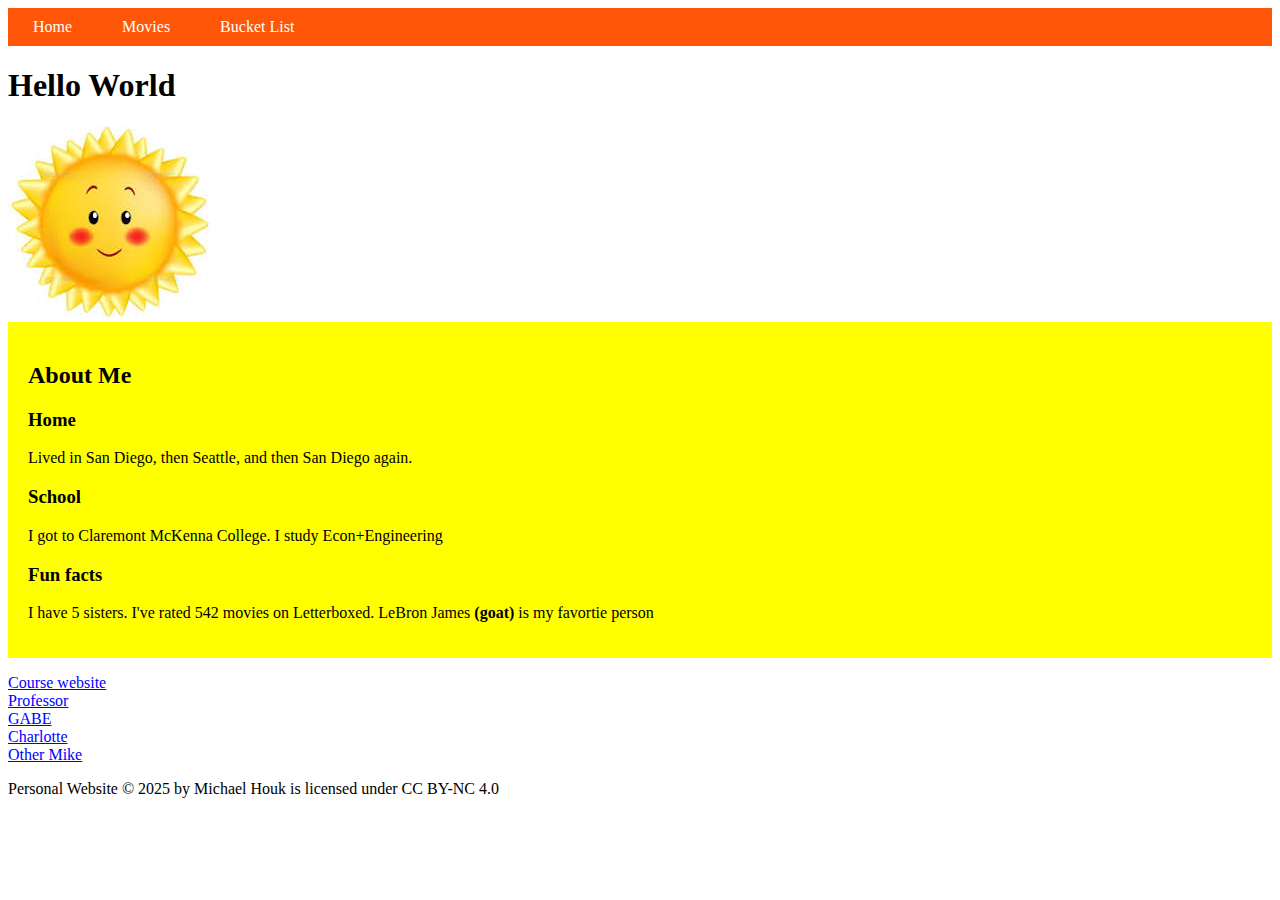
<file: index.html>
<!DOCTYPE html>
<html lang="en">
    <head>
        <meta charset="UTF-8">
        <title>Home</title>
        <link rel="stylesheet" type="text/css" href="style.css">

        <!-- Meta tag -->
        <meta name="description" content="My personal interests ranging from movies to skydiving and everything inbetween! Includes fun facts, favorite movies, and cool experiences.">

        <!-- Google tag (gtag.js) -->
        <script async src="https://www.googletagmanager.com/gtag/js?id=G-BLMDDS9KP8"></script>
        <script>
        window.dataLayer = window.dataLayer || [];
        function gtag(){dataLayer.push(arguments);}
        gtag('js', new Date());

        gtag('config', 'G-BLMDDS9KP8');
        </script>

        <!-- Facebook -->
        <meta property="og:url"           content="https://m1keh0uk.github.io/">
        <meta property="og:type"          content="website">
        <meta property="og:title"         content="Your Website Title">
        <meta property="og:description"   content="Your description">
        <meta property="og:image"         content="https://m1keh0uk.github.io/">

    </head>
    <body>
        <div class="nav">
            <ul>
                <li><a href="index.html">Home</a></li>
                <li><a href="movies.html">Movies</a></li>
                <li><a href="dreams.html">Bucket List</a></li>
            </ul>
        </div>

        <div id="fb-root"></div>
        <script async defer crossorigin="anonymous" src="https://connect.facebook.net/en_US/sdk.js#xfbml=1&version=v22.0"></script>

        <div class="title">
            <h1>Hello World</h1>
        </div>
        
        <img src="media/sun.jpeg" alt="cartoon sun">

        <div class="about-me">
            <h2>About Me</h2>
            <h3>Home</h3>
            <p>Lived in San Diego, then Seattle, and then San Diego again.</p>

            <h3>School</h3>
            <p>I got to Claremont McKenna College. I study Econ+Engineering</p>

            <h3>Fun facts</h3>
            <p>I have 5 sisters. I've rated 542 movies on Letterboxed. LeBron James <span class="lebron">(goat)</span> is my favortie person</p>
        </div>

        <div class="links">
            <ul>
                <li><a href="https://github.com/mikeizbicki/cmc-csci040">Course website</a></li>
                <li><a href="https://izbicki.me/">Professor</a></li>
                <li><a href="https://GabrielJlea.github.io">GABE</a></li>
                <li><a href="https://charlottegjordan.github.io/">Charlotte</a></li>
                <li><a href="https://micore-1989.github.io/">Other Mike</a></li>
            </ul>
        </div>

        <div class="fb-like" data-href="https://m1keh0uk.github.io/" data-width="100" data-layout="" data-action="" data-size="" data-share="true"></div>
        <p>Personal Website © 2025 by Michael Houk is licensed under CC BY-NC 4.0 </p>
    </body>
</html>
</file>
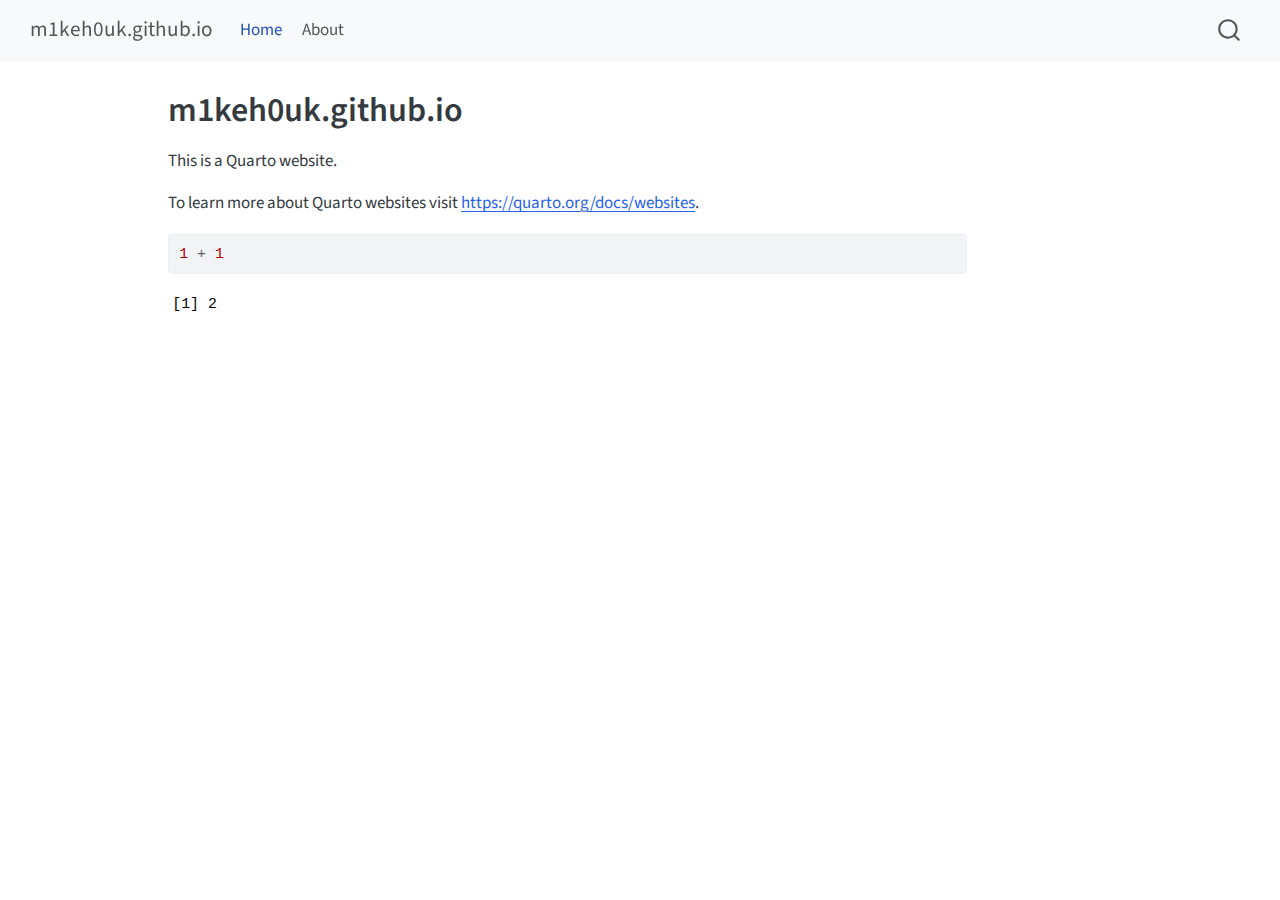
<file: _site/index.html>
<!DOCTYPE html>
<html xmlns="http://www.w3.org/1999/xhtml" lang="en" xml:lang="en"><head>

<meta charset="utf-8">
<meta name="generator" content="quarto-1.4.555">

<meta name="viewport" content="width=device-width, initial-scale=1.0, user-scalable=yes">


<title>m1keh0uk.github.io</title>
<style>
code{white-space: pre-wrap;}
span.smallcaps{font-variant: small-caps;}
div.columns{display: flex; gap: min(4vw, 1.5em);}
div.column{flex: auto; overflow-x: auto;}
div.hanging-indent{margin-left: 1.5em; text-indent: -1.5em;}
ul.task-list{list-style: none;}
ul.task-list li input[type="checkbox"] {
  width: 0.8em;
  margin: 0 0.8em 0.2em -1em; /* quarto-specific, see https://github.com/quarto-dev/quarto-cli/issues/4556 */ 
  vertical-align: middle;
}
/* CSS for syntax highlighting */
pre > code.sourceCode { white-space: pre; position: relative; }
pre > code.sourceCode > span { line-height: 1.25; }
pre > code.sourceCode > span:empty { height: 1.2em; }
.sourceCode { overflow: visible; }
code.sourceCode > span { color: inherit; text-decoration: inherit; }
div.sourceCode { margin: 1em 0; }
pre.sourceCode { margin: 0; }
@media screen {
div.sourceCode { overflow: auto; }
}
@media print {
pre > code.sourceCode { white-space: pre-wrap; }
pre > code.sourceCode > span { text-indent: -5em; padding-left: 5em; }
}
pre.numberSource code
  { counter-reset: source-line 0; }
pre.numberSource code > span
  { position: relative; left: -4em; counter-increment: source-line; }
pre.numberSource code > span > a:first-child::before
  { content: counter(source-line);
    position: relative; left: -1em; text-align: right; vertical-align: baseline;
    border: none; display: inline-block;
    -webkit-touch-callout: none; -webkit-user-select: none;
    -khtml-user-select: none; -moz-user-select: none;
    -ms-user-select: none; user-select: none;
    padding: 0 4px; width: 4em;
  }
pre.numberSource { margin-left: 3em;  padding-left: 4px; }
div.sourceCode
  {   }
@media screen {
pre > code.sourceCode > span > a:first-child::before { text-decoration: underline; }
}
</style>


<script src="site_libs/quarto-nav/quarto-nav.js"></script>
<script src="site_libs/quarto-nav/headroom.min.js"></script>
<script src="site_libs/clipboard/clipboard.min.js"></script>
<script src="site_libs/quarto-search/autocomplete.umd.js"></script>
<script src="site_libs/quarto-search/fuse.min.js"></script>
<script src="site_libs/quarto-search/quarto-search.js"></script>
<meta name="quarto:offset" content="./">
<script src="site_libs/quarto-html/quarto.js"></script>
<script src="site_libs/quarto-html/popper.min.js"></script>
<script src="site_libs/quarto-html/tippy.umd.min.js"></script>
<script src="site_libs/quarto-html/anchor.min.js"></script>
<link href="site_libs/quarto-html/tippy.css" rel="stylesheet">
<link href="site_libs/quarto-html/quarto-syntax-highlighting.css" rel="stylesheet" id="quarto-text-highlighting-styles">
<script src="site_libs/bootstrap/bootstrap.min.js"></script>
<link href="site_libs/bootstrap/bootstrap-icons.css" rel="stylesheet">
<link href="site_libs/bootstrap/bootstrap.min.css" rel="stylesheet" id="quarto-bootstrap" data-mode="light">
<script id="quarto-search-options" type="application/json">{
  "location": "navbar",
  "copy-button": false,
  "collapse-after": 3,
  "panel-placement": "end",
  "type": "overlay",
  "limit": 50,
  "keyboard-shortcut": [
    "f",
    "/",
    "s"
  ],
  "show-item-context": false,
  "language": {
    "search-no-results-text": "No results",
    "search-matching-documents-text": "matching documents",
    "search-copy-link-title": "Copy link to search",
    "search-hide-matches-text": "Hide additional matches",
    "search-more-match-text": "more match in this document",
    "search-more-matches-text": "more matches in this document",
    "search-clear-button-title": "Clear",
    "search-text-placeholder": "",
    "search-detached-cancel-button-title": "Cancel",
    "search-submit-button-title": "Submit",
    "search-label": "Search"
  }
}</script>


<link rel="stylesheet" href="styles.css">
</head>

<body class="nav-fixed">

<div id="quarto-search-results"></div>
  <header id="quarto-header" class="headroom fixed-top">
    <nav class="navbar navbar-expand-lg " data-bs-theme="dark">
      <div class="navbar-container container-fluid">
      <div class="navbar-brand-container mx-auto">
    <a class="navbar-brand" href="./index.html">
    <span class="navbar-title">m1keh0uk.github.io</span>
    </a>
  </div>
            <div id="quarto-search" class="" title="Search"></div>
          <button class="navbar-toggler" type="button" data-bs-toggle="collapse" data-bs-target="#navbarCollapse" aria-controls="navbarCollapse" aria-expanded="false" aria-label="Toggle navigation" onclick="if (window.quartoToggleHeadroom) { window.quartoToggleHeadroom(); }">
  <span class="navbar-toggler-icon"></span>
</button>
          <div class="collapse navbar-collapse" id="navbarCollapse">
            <ul class="navbar-nav navbar-nav-scroll me-auto">
  <li class="nav-item">
    <a class="nav-link active" href="./index.html" aria-current="page"> 
<span class="menu-text">Home</span></a>
  </li>  
  <li class="nav-item">
    <a class="nav-link" href="./about.html"> 
<span class="menu-text">About</span></a>
  </li>  
</ul>
          </div> <!-- /navcollapse -->
          <div class="quarto-navbar-tools">
</div>
      </div> <!-- /container-fluid -->
    </nav>
</header>
<!-- content -->
<div id="quarto-content" class="quarto-container page-columns page-rows-contents page-layout-article page-navbar">
<!-- sidebar -->
<!-- margin-sidebar -->
    <div id="quarto-margin-sidebar" class="sidebar margin-sidebar">
        
    </div>
<!-- main -->
<main class="content" id="quarto-document-content">

<header id="title-block-header" class="quarto-title-block default">
<div class="quarto-title">
<h1 class="title">m1keh0uk.github.io</h1>
</div>



<div class="quarto-title-meta">

    
  
    
  </div>
  


</header>


<p>This is a Quarto website.</p>
<p>To learn more about Quarto websites visit <a href="https://quarto.org/docs/websites" class="uri">https://quarto.org/docs/websites</a>.</p>
<div class="cell">
<div class="sourceCode cell-code" id="cb1"><pre class="sourceCode r code-with-copy"><code class="sourceCode r"><span id="cb1-1"><a href="#cb1-1" aria-hidden="true" tabindex="-1"></a><span class="dv">1</span> <span class="sc">+</span> <span class="dv">1</span></span></code><button title="Copy to Clipboard" class="code-copy-button"><i class="bi"></i></button></pre></div>
<div class="cell-output cell-output-stdout">
<pre><code>[1] 2</code></pre>
</div>
</div>



</main> <!-- /main -->
<script id="quarto-html-after-body" type="application/javascript">
window.document.addEventListener("DOMContentLoaded", function (event) {
  const toggleBodyColorMode = (bsSheetEl) => {
    const mode = bsSheetEl.getAttribute("data-mode");
    const bodyEl = window.document.querySelector("body");
    if (mode === "dark") {
      bodyEl.classList.add("quarto-dark");
      bodyEl.classList.remove("quarto-light");
    } else {
      bodyEl.classList.add("quarto-light");
      bodyEl.classList.remove("quarto-dark");
    }
  }
  const toggleBodyColorPrimary = () => {
    const bsSheetEl = window.document.querySelector("link#quarto-bootstrap");
    if (bsSheetEl) {
      toggleBodyColorMode(bsSheetEl);
    }
  }
  toggleBodyColorPrimary();  
  const icon = "";
  const anchorJS = new window.AnchorJS();
  anchorJS.options = {
    placement: 'right',
    icon: icon
  };
  anchorJS.add('.anchored');
  const isCodeAnnotation = (el) => {
    for (const clz of el.classList) {
      if (clz.startsWith('code-annotation-')) {                     
        return true;
      }
    }
    return false;
  }
  const clipboard = new window.ClipboardJS('.code-copy-button', {
    text: function(trigger) {
      const codeEl = trigger.previousElementSibling.cloneNode(true);
      for (const childEl of codeEl.children) {
        if (isCodeAnnotation(childEl)) {
          childEl.remove();
        }
      }
      return codeEl.innerText;
    }
  });
  clipboard.on('success', function(e) {
    // button target
    const button = e.trigger;
    // don't keep focus
    button.blur();
    // flash "checked"
    button.classList.add('code-copy-button-checked');
    var currentTitle = button.getAttribute("title");
    button.setAttribute("title", "Copied!");
    let tooltip;
    if (window.bootstrap) {
      button.setAttribute("data-bs-toggle", "tooltip");
      button.setAttribute("data-bs-placement", "left");
      button.setAttribute("data-bs-title", "Copied!");
      tooltip = new bootstrap.Tooltip(button, 
        { trigger: "manual", 
          customClass: "code-copy-button-tooltip",
          offset: [0, -8]});
      tooltip.show();    
    }
    setTimeout(function() {
      if (tooltip) {
        tooltip.hide();
        button.removeAttribute("data-bs-title");
        button.removeAttribute("data-bs-toggle");
        button.removeAttribute("data-bs-placement");
      }
      button.setAttribute("title", currentTitle);
      button.classList.remove('code-copy-button-checked');
    }, 1000);
    // clear code selection
    e.clearSelection();
  });
    var localhostRegex = new RegExp(/^(?:http|https):\/\/localhost\:?[0-9]*\//);
    var mailtoRegex = new RegExp(/^mailto:/);
      var filterRegex = new RegExp('/' + window.location.host + '/');
    var isInternal = (href) => {
        return filterRegex.test(href) || localhostRegex.test(href) || mailtoRegex.test(href);
    }
    // Inspect non-navigation links and adorn them if external
 	var links = window.document.querySelectorAll('a[href]:not(.nav-link):not(.navbar-brand):not(.toc-action):not(.sidebar-link):not(.sidebar-item-toggle):not(.pagination-link):not(.no-external):not([aria-hidden]):not(.dropdown-item):not(.quarto-navigation-tool)');
    for (var i=0; i<links.length; i++) {
      const link = links[i];
      if (!isInternal(link.href)) {
        // undo the damage that might have been done by quarto-nav.js in the case of
        // links that we want to consider external
        if (link.dataset.originalHref !== undefined) {
          link.href = link.dataset.originalHref;
        }
      }
    }
  function tippyHover(el, contentFn, onTriggerFn, onUntriggerFn) {
    const config = {
      allowHTML: true,
      maxWidth: 500,
      delay: 100,
      arrow: false,
      appendTo: function(el) {
          return el.parentElement;
      },
      interactive: true,
      interactiveBorder: 10,
      theme: 'quarto',
      placement: 'bottom-start',
    };
    if (contentFn) {
      config.content = contentFn;
    }
    if (onTriggerFn) {
      config.onTrigger = onTriggerFn;
    }
    if (onUntriggerFn) {
      config.onUntrigger = onUntriggerFn;
    }
    window.tippy(el, config); 
  }
  const noterefs = window.document.querySelectorAll('a[role="doc-noteref"]');
  for (var i=0; i<noterefs.length; i++) {
    const ref = noterefs[i];
    tippyHover(ref, function() {
      // use id or data attribute instead here
      let href = ref.getAttribute('data-footnote-href') || ref.getAttribute('href');
      try { href = new URL(href).hash; } catch {}
      const id = href.replace(/^#\/?/, "");
      const note = window.document.getElementById(id);
      if (note) {
        return note.innerHTML;
      } else {
        return "";
      }
    });
  }
  const xrefs = window.document.querySelectorAll('a.quarto-xref');
  const processXRef = (id, note) => {
    // Strip column container classes
    const stripColumnClz = (el) => {
      el.classList.remove("page-full", "page-columns");
      if (el.children) {
        for (const child of el.children) {
          stripColumnClz(child);
        }
      }
    }
    stripColumnClz(note)
    if (id === null || id.startsWith('sec-')) {
      // Special case sections, only their first couple elements
      const container = document.createElement("div");
      if (note.children && note.children.length > 2) {
        container.appendChild(note.children[0].cloneNode(true));
        for (let i = 1; i < note.children.length; i++) {
          const child = note.children[i];
          if (child.tagName === "P" && child.innerText === "") {
            continue;
          } else {
            container.appendChild(child.cloneNode(true));
            break;
          }
        }
        if (window.Quarto?.typesetMath) {
          window.Quarto.typesetMath(container);
        }
        return container.innerHTML
      } else {
        if (window.Quarto?.typesetMath) {
          window.Quarto.typesetMath(note);
        }
        return note.innerHTML;
      }
    } else {
      // Remove any anchor links if they are present
      const anchorLink = note.querySelector('a.anchorjs-link');
      if (anchorLink) {
        anchorLink.remove();
      }
      if (window.Quarto?.typesetMath) {
        window.Quarto.typesetMath(note);
      }
      // TODO in 1.5, we should make sure this works without a callout special case
      if (note.classList.contains("callout")) {
        return note.outerHTML;
      } else {
        return note.innerHTML;
      }
    }
  }
  for (var i=0; i<xrefs.length; i++) {
    const xref = xrefs[i];
    tippyHover(xref, undefined, function(instance) {
      instance.disable();
      let url = xref.getAttribute('href');
      let hash = undefined; 
      if (url.startsWith('#')) {
        hash = url;
      } else {
        try { hash = new URL(url).hash; } catch {}
      }
      if (hash) {
        const id = hash.replace(/^#\/?/, "");
        const note = window.document.getElementById(id);
        if (note !== null) {
          try {
            const html = processXRef(id, note.cloneNode(true));
            instance.setContent(html);
          } finally {
            instance.enable();
            instance.show();
          }
        } else {
          // See if we can fetch this
          fetch(url.split('#')[0])
          .then(res => res.text())
          .then(html => {
            const parser = new DOMParser();
            const htmlDoc = parser.parseFromString(html, "text/html");
            const note = htmlDoc.getElementById(id);
            if (note !== null) {
              const html = processXRef(id, note);
              instance.setContent(html);
            } 
          }).finally(() => {
            instance.enable();
            instance.show();
          });
        }
      } else {
        // See if we can fetch a full url (with no hash to target)
        // This is a special case and we should probably do some content thinning / targeting
        fetch(url)
        .then(res => res.text())
        .then(html => {
          const parser = new DOMParser();
          const htmlDoc = parser.parseFromString(html, "text/html");
          const note = htmlDoc.querySelector('main.content');
          if (note !== null) {
            // This should only happen for chapter cross references
            // (since there is no id in the URL)
            // remove the first header
            if (note.children.length > 0 && note.children[0].tagName === "HEADER") {
              note.children[0].remove();
            }
            const html = processXRef(null, note);
            instance.setContent(html);
          } 
        }).finally(() => {
          instance.enable();
          instance.show();
        });
      }
    }, function(instance) {
    });
  }
      let selectedAnnoteEl;
      const selectorForAnnotation = ( cell, annotation) => {
        let cellAttr = 'data-code-cell="' + cell + '"';
        let lineAttr = 'data-code-annotation="' +  annotation + '"';
        const selector = 'span[' + cellAttr + '][' + lineAttr + ']';
        return selector;
      }
      const selectCodeLines = (annoteEl) => {
        const doc = window.document;
        const targetCell = annoteEl.getAttribute("data-target-cell");
        const targetAnnotation = annoteEl.getAttribute("data-target-annotation");
        const annoteSpan = window.document.querySelector(selectorForAnnotation(targetCell, targetAnnotation));
        const lines = annoteSpan.getAttribute("data-code-lines").split(",");
        const lineIds = lines.map((line) => {
          return targetCell + "-" + line;
        })
        let top = null;
        let height = null;
        let parent = null;
        if (lineIds.length > 0) {
            //compute the position of the single el (top and bottom and make a div)
            const el = window.document.getElementById(lineIds[0]);
            top = el.offsetTop;
            height = el.offsetHeight;
            parent = el.parentElement.parentElement;
          if (lineIds.length > 1) {
            const lastEl = window.document.getElementById(lineIds[lineIds.length - 1]);
            const bottom = lastEl.offsetTop + lastEl.offsetHeight;
            height = bottom - top;
          }
          if (top !== null && height !== null && parent !== null) {
            // cook up a div (if necessary) and position it 
            let div = window.document.getElementById("code-annotation-line-highlight");
            if (div === null) {
              div = window.document.createElement("div");
              div.setAttribute("id", "code-annotation-line-highlight");
              div.style.position = 'absolute';
              parent.appendChild(div);
            }
            div.style.top = top - 2 + "px";
            div.style.height = height + 4 + "px";
            div.style.left = 0;
            let gutterDiv = window.document.getElementById("code-annotation-line-highlight-gutter");
            if (gutterDiv === null) {
              gutterDiv = window.document.createElement("div");
              gutterDiv.setAttribute("id", "code-annotation-line-highlight-gutter");
              gutterDiv.style.position = 'absolute';
              const codeCell = window.document.getElementById(targetCell);
              const gutter = codeCell.querySelector('.code-annotation-gutter');
              gutter.appendChild(gutterDiv);
            }
            gutterDiv.style.top = top - 2 + "px";
            gutterDiv.style.height = height + 4 + "px";
          }
          selectedAnnoteEl = annoteEl;
        }
      };
      const unselectCodeLines = () => {
        const elementsIds = ["code-annotation-line-highlight", "code-annotation-line-highlight-gutter"];
        elementsIds.forEach((elId) => {
          const div = window.document.getElementById(elId);
          if (div) {
            div.remove();
          }
        });
        selectedAnnoteEl = undefined;
      };
        // Handle positioning of the toggle
    window.addEventListener(
      "resize",
      throttle(() => {
        elRect = undefined;
        if (selectedAnnoteEl) {
          selectCodeLines(selectedAnnoteEl);
        }
      }, 10)
    );
    function throttle(fn, ms) {
    let throttle = false;
    let timer;
      return (...args) => {
        if(!throttle) { // first call gets through
            fn.apply(this, args);
            throttle = true;
        } else { // all the others get throttled
            if(timer) clearTimeout(timer); // cancel #2
            timer = setTimeout(() => {
              fn.apply(this, args);
              timer = throttle = false;
            }, ms);
        }
      };
    }
      // Attach click handler to the DT
      const annoteDls = window.document.querySelectorAll('dt[data-target-cell]');
      for (const annoteDlNode of annoteDls) {
        annoteDlNode.addEventListener('click', (event) => {
          const clickedEl = event.target;
          if (clickedEl !== selectedAnnoteEl) {
            unselectCodeLines();
            const activeEl = window.document.querySelector('dt[data-target-cell].code-annotation-active');
            if (activeEl) {
              activeEl.classList.remove('code-annotation-active');
            }
            selectCodeLines(clickedEl);
            clickedEl.classList.add('code-annotation-active');
          } else {
            // Unselect the line
            unselectCodeLines();
            clickedEl.classList.remove('code-annotation-active');
          }
        });
      }
  const findCites = (el) => {
    const parentEl = el.parentElement;
    if (parentEl) {
      const cites = parentEl.dataset.cites;
      if (cites) {
        return {
          el,
          cites: cites.split(' ')
        };
      } else {
        return findCites(el.parentElement)
      }
    } else {
      return undefined;
    }
  };
  var bibliorefs = window.document.querySelectorAll('a[role="doc-biblioref"]');
  for (var i=0; i<bibliorefs.length; i++) {
    const ref = bibliorefs[i];
    const citeInfo = findCites(ref);
    if (citeInfo) {
      tippyHover(citeInfo.el, function() {
        var popup = window.document.createElement('div');
        citeInfo.cites.forEach(function(cite) {
          var citeDiv = window.document.createElement('div');
          citeDiv.classList.add('hanging-indent');
          citeDiv.classList.add('csl-entry');
          var biblioDiv = window.document.getElementById('ref-' + cite);
          if (biblioDiv) {
            citeDiv.innerHTML = biblioDiv.innerHTML;
          }
          popup.appendChild(citeDiv);
        });
        return popup.innerHTML;
      });
    }
  }
});
</script>
</div> <!-- /content -->




</body></html>
</file>
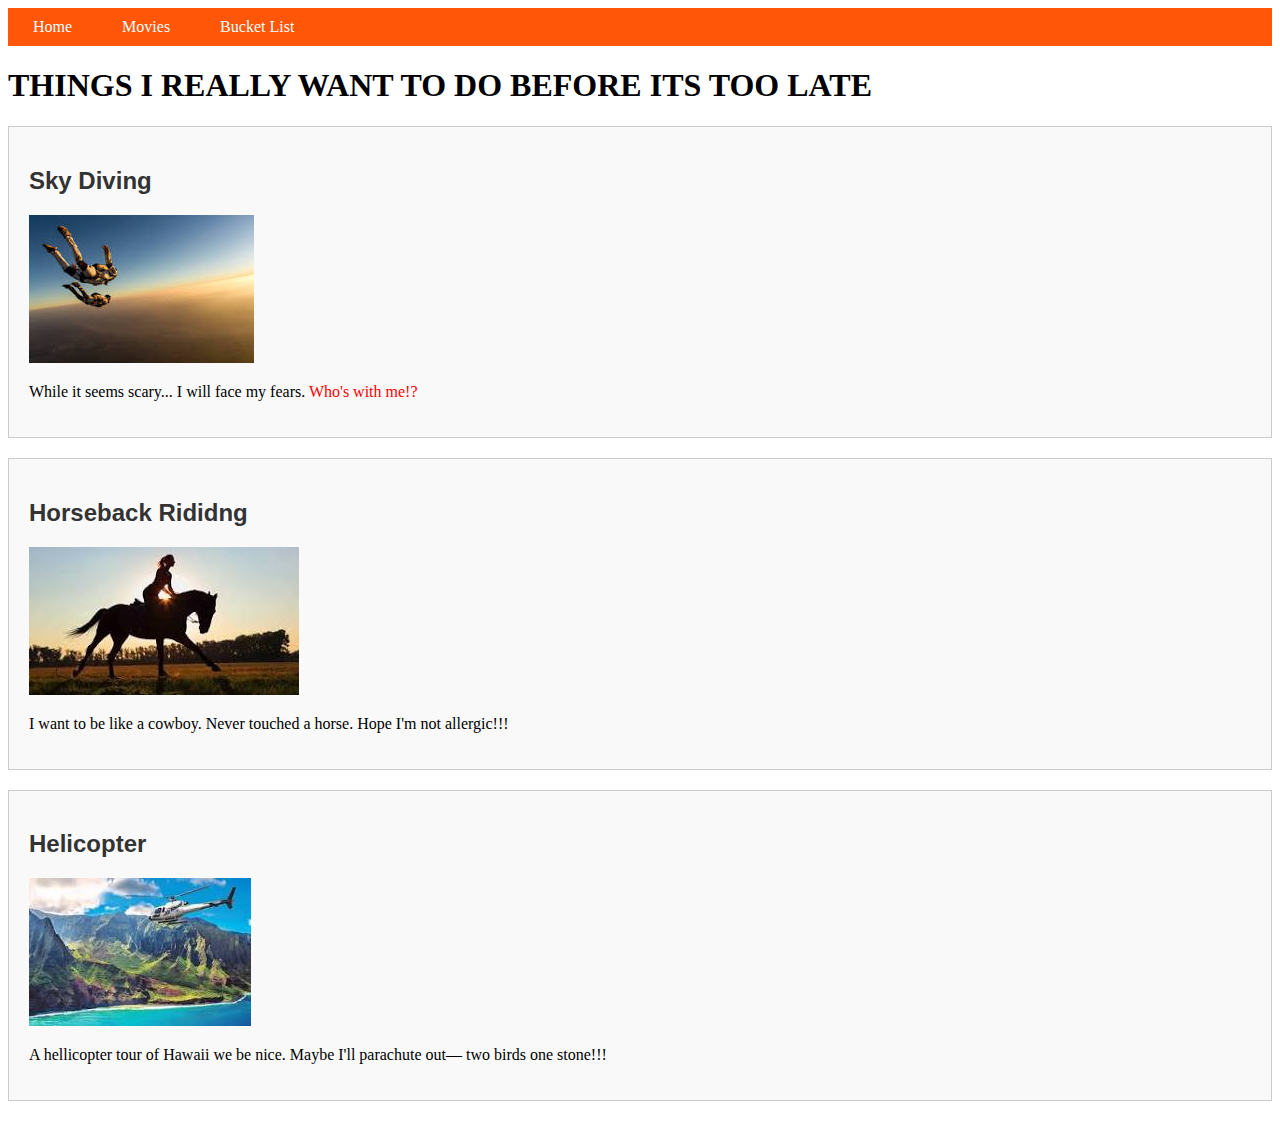
<file: dreams.html>
<!DOCTYPE html>
<html lang="en">
<head>
    <meta charset="UTF-8">
    <title>Bucket List</title>
    <link rel="stylesheet" type="text/css" href="style.css">
    <!-- Meta tag -->
    <meta name="description" content="My personal bucket list featuring activities I want to do like skydiving, horseback riding, and helicopter tours">

     <!-- Google tag (gtag.js) -->
     <script async src="https://www.googletagmanager.com/gtag/js?id=G-BLMDDS9KP8"></script>
     <script>
     window.dataLayer = window.dataLayer || [];
     function gtag(){dataLayer.push(arguments);}
     gtag('js', new Date());

     gtag('config', 'G-BLMDDS9KP8');
     </script>
</head>

<body>
    <div class="nav">
        <ul>
            <li><a href="index.html">Home</a></li>
            <li><a href="movies.html">Movies</a></li>
            <li><a href="dreams.html">Bucket List</a></li>
        </ul>
    </div>

    <h1>THINGS I REALLY WANT TO DO BEFORE ITS TOO LATE</h1>


    <div class="bucket-item">
        <h2>Sky Diving</h2>
        <img src="media/skydving.jpg" alt="Two people Skydiving">
        <p>While it seems scary... I will face my fears. <span id=skydiving>Who's with me!?</span></p>
    </div>
    
    <div class="bucket-item">
        <h2>Horseback Rididng</h2>
        <img src="media/horse.jpg" alt="Person riding a horse">
        <p>I want to be like a cowboy. Never touched a horse. Hope I'm not allergic!!!</p>
    </div>

    <div class="bucket-item">
        <h2>Helicopter</h2>
        <img src="media/helicopter.jpg" alt="Helicopter over tropics">
        <p>A hellicopter tour of Hawaii we be nice. Maybe I'll parachute out— two birds one stone!!!</p>
    </div>
</body>
</html>
</file>
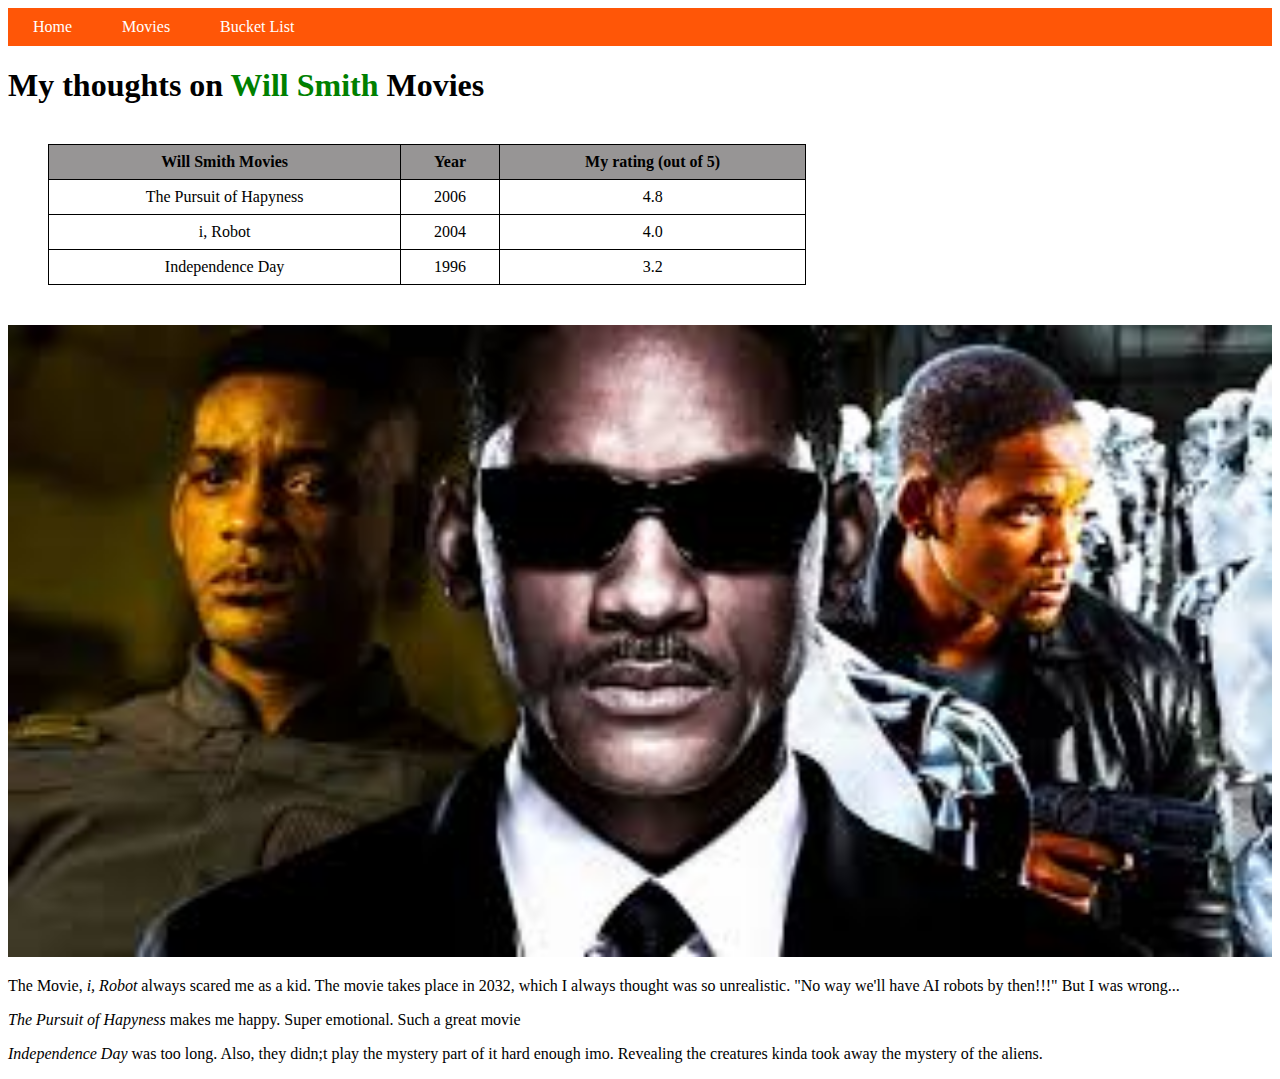
<file: movies.html>
<!DOCTYPE html>
<html lang="en">
<head>
    <meta charset="UTF-8">
    <title>Movies</title>
    <link rel="stylesheet" type="text/css" href="style.css">

    <!-- Meta tag -->
    <meta name="description" content="Personal reviews and ratings of Will Smith movies including The Pursuit of Happyness, i, Robot, and Independence Day.">

     <!-- Google tag (gtag.js) -->
     <script async src="https://www.googletagmanager.com/gtag/js?id=G-BLMDDS9KP8"></script>
     <script>
     window.dataLayer = window.dataLayer || [];
     function gtag(){dataLayer.push(arguments);}
     gtag('js', new Date());

     gtag('config', 'G-BLMDDS9KP8');
     </script>
</head>

<body>
    <div class="nav">
        <ul>
            <li><a href="index.html">Home</a></li>
            <li><a href="movies.html">Movies</a></li>
            <li><a href="dreams.html">Bucket List</a></li>
        </ul>
    </div>

    <h1>My thoughts on <span style=color:green>Will Smith</span> Movies</h1>
    <table>
        <tr>
            <th>Will Smith Movies</th>
            <th>Year</th>
            <th>My rating (out of 5)</th>
        </tr>
        <tr>
            <td>The Pursuit of Hapyness</td>
            <td>2006</td>
            <td>4.8</td>
        </tr>
        <tr>
            <td>i, Robot</td>
            <td>2004</td>
            <td>4.0</td>
        </tr>
        <tr>
            <td>Independence Day</td>
            <td>1996</td>
            <td>3.2</td>
        </tr>
    </table>

    <div class="bottom-image">
        <img src="media/will.jpeg" alt="Image of will smith in 3 movies">
    </div>

    <p>The Movie, <i>i, Robot</i> always scared me as a kid. The movie takes place in 2032, which I always thought was so unrealistic.
    "No way we'll have AI robots by then!!!" But I was wrong...</p>

    <p><i>The Pursuit of Hapyness</i> makes me happy. Super emotional. Such a great movie </p>

    <p><i>Independence Day</i> was too long. Also, they didn;t play the mystery part of it hard enough imo. Revealing the creatures kinda
    took away the mystery of the aliens.</p>
</body>
</html>
</file>
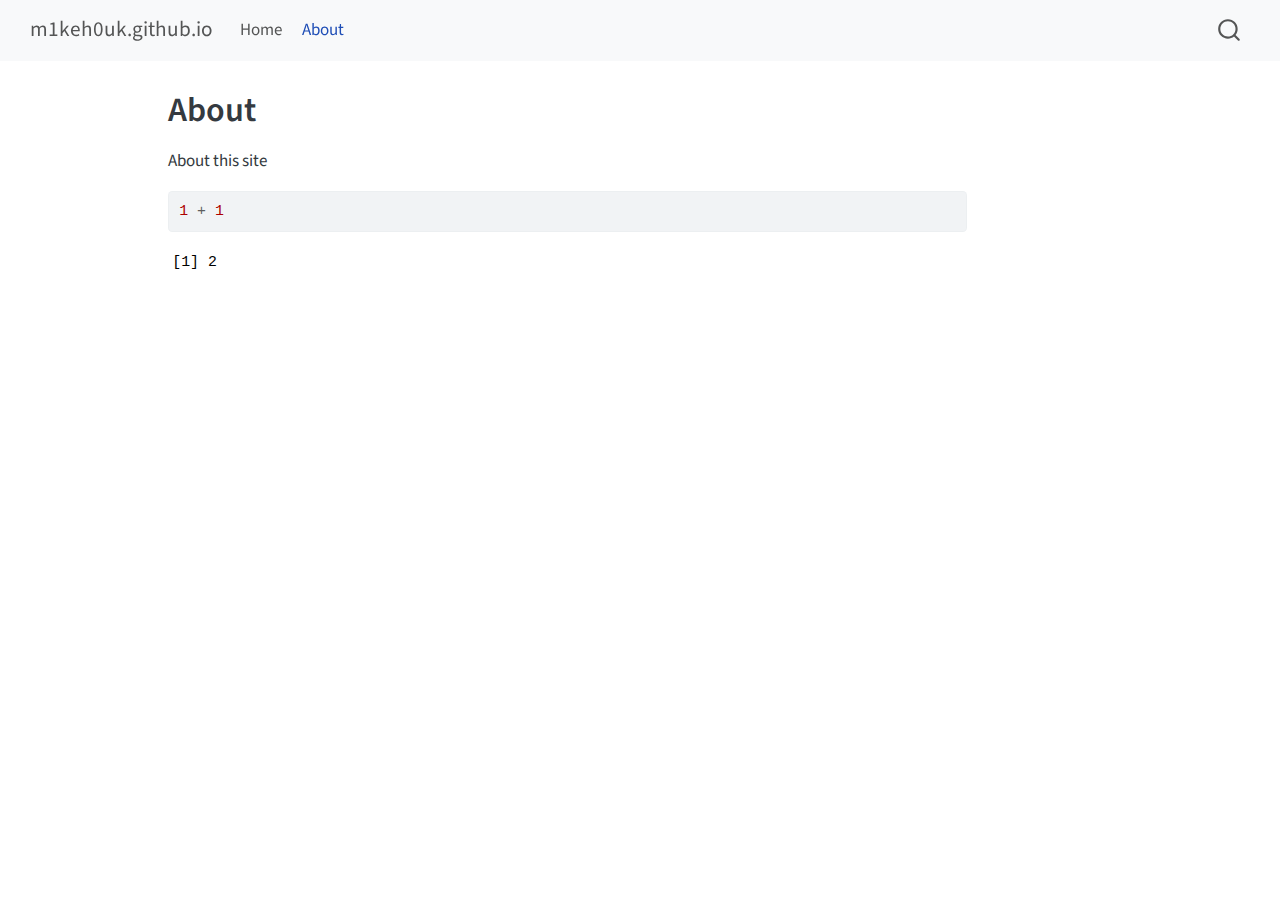
<file: _site/about.html>
<!DOCTYPE html>
<html xmlns="http://www.w3.org/1999/xhtml" lang="en" xml:lang="en"><head>

<meta charset="utf-8">
<meta name="generator" content="quarto-1.4.555">

<meta name="viewport" content="width=device-width, initial-scale=1.0, user-scalable=yes">


<title>m1keh0uk.github.io - About</title>
<style>
code{white-space: pre-wrap;}
span.smallcaps{font-variant: small-caps;}
div.columns{display: flex; gap: min(4vw, 1.5em);}
div.column{flex: auto; overflow-x: auto;}
div.hanging-indent{margin-left: 1.5em; text-indent: -1.5em;}
ul.task-list{list-style: none;}
ul.task-list li input[type="checkbox"] {
  width: 0.8em;
  margin: 0 0.8em 0.2em -1em; /* quarto-specific, see https://github.com/quarto-dev/quarto-cli/issues/4556 */ 
  vertical-align: middle;
}
/* CSS for syntax highlighting */
pre > code.sourceCode { white-space: pre; position: relative; }
pre > code.sourceCode > span { line-height: 1.25; }
pre > code.sourceCode > span:empty { height: 1.2em; }
.sourceCode { overflow: visible; }
code.sourceCode > span { color: inherit; text-decoration: inherit; }
div.sourceCode { margin: 1em 0; }
pre.sourceCode { margin: 0; }
@media screen {
div.sourceCode { overflow: auto; }
}
@media print {
pre > code.sourceCode { white-space: pre-wrap; }
pre > code.sourceCode > span { text-indent: -5em; padding-left: 5em; }
}
pre.numberSource code
  { counter-reset: source-line 0; }
pre.numberSource code > span
  { position: relative; left: -4em; counter-increment: source-line; }
pre.numberSource code > span > a:first-child::before
  { content: counter(source-line);
    position: relative; left: -1em; text-align: right; vertical-align: baseline;
    border: none; display: inline-block;
    -webkit-touch-callout: none; -webkit-user-select: none;
    -khtml-user-select: none; -moz-user-select: none;
    -ms-user-select: none; user-select: none;
    padding: 0 4px; width: 4em;
  }
pre.numberSource { margin-left: 3em;  padding-left: 4px; }
div.sourceCode
  {   }
@media screen {
pre > code.sourceCode > span > a:first-child::before { text-decoration: underline; }
}
</style>


<script src="site_libs/quarto-nav/quarto-nav.js"></script>
<script src="site_libs/quarto-nav/headroom.min.js"></script>
<script src="site_libs/clipboard/clipboard.min.js"></script>
<script src="site_libs/quarto-search/autocomplete.umd.js"></script>
<script src="site_libs/quarto-search/fuse.min.js"></script>
<script src="site_libs/quarto-search/quarto-search.js"></script>
<meta name="quarto:offset" content="./">
<script src="site_libs/quarto-html/quarto.js"></script>
<script src="site_libs/quarto-html/popper.min.js"></script>
<script src="site_libs/quarto-html/tippy.umd.min.js"></script>
<script src="site_libs/quarto-html/anchor.min.js"></script>
<link href="site_libs/quarto-html/tippy.css" rel="stylesheet">
<link href="site_libs/quarto-html/quarto-syntax-highlighting.css" rel="stylesheet" id="quarto-text-highlighting-styles">
<script src="site_libs/bootstrap/bootstrap.min.js"></script>
<link href="site_libs/bootstrap/bootstrap-icons.css" rel="stylesheet">
<link href="site_libs/bootstrap/bootstrap.min.css" rel="stylesheet" id="quarto-bootstrap" data-mode="light">
<script id="quarto-search-options" type="application/json">{
  "location": "navbar",
  "copy-button": false,
  "collapse-after": 3,
  "panel-placement": "end",
  "type": "overlay",
  "limit": 50,
  "keyboard-shortcut": [
    "f",
    "/",
    "s"
  ],
  "show-item-context": false,
  "language": {
    "search-no-results-text": "No results",
    "search-matching-documents-text": "matching documents",
    "search-copy-link-title": "Copy link to search",
    "search-hide-matches-text": "Hide additional matches",
    "search-more-match-text": "more match in this document",
    "search-more-matches-text": "more matches in this document",
    "search-clear-button-title": "Clear",
    "search-text-placeholder": "",
    "search-detached-cancel-button-title": "Cancel",
    "search-submit-button-title": "Submit",
    "search-label": "Search"
  }
}</script>


<link rel="stylesheet" href="styles.css">
</head>

<body class="nav-fixed">

<div id="quarto-search-results"></div>
  <header id="quarto-header" class="headroom fixed-top">
    <nav class="navbar navbar-expand-lg " data-bs-theme="dark">
      <div class="navbar-container container-fluid">
      <div class="navbar-brand-container mx-auto">
    <a class="navbar-brand" href="./index.html">
    <span class="navbar-title">m1keh0uk.github.io</span>
    </a>
  </div>
            <div id="quarto-search" class="" title="Search"></div>
          <button class="navbar-toggler" type="button" data-bs-toggle="collapse" data-bs-target="#navbarCollapse" aria-controls="navbarCollapse" aria-expanded="false" aria-label="Toggle navigation" onclick="if (window.quartoToggleHeadroom) { window.quartoToggleHeadroom(); }">
  <span class="navbar-toggler-icon"></span>
</button>
          <div class="collapse navbar-collapse" id="navbarCollapse">
            <ul class="navbar-nav navbar-nav-scroll me-auto">
  <li class="nav-item">
    <a class="nav-link" href="./index.html"> 
<span class="menu-text">Home</span></a>
  </li>  
  <li class="nav-item">
    <a class="nav-link active" href="./about.html" aria-current="page"> 
<span class="menu-text">About</span></a>
  </li>  
</ul>
          </div> <!-- /navcollapse -->
          <div class="quarto-navbar-tools">
</div>
      </div> <!-- /container-fluid -->
    </nav>
</header>
<!-- content -->
<div id="quarto-content" class="quarto-container page-columns page-rows-contents page-layout-article page-navbar">
<!-- sidebar -->
<!-- margin-sidebar -->
    <div id="quarto-margin-sidebar" class="sidebar margin-sidebar">
        
    </div>
<!-- main -->
<main class="content" id="quarto-document-content">

<header id="title-block-header" class="quarto-title-block default">
<div class="quarto-title">
<h1 class="title">About</h1>
</div>



<div class="quarto-title-meta">

    
  
    
  </div>
  


</header>


<p>About this site</p>
<div class="cell">
<div class="sourceCode cell-code" id="cb1"><pre class="sourceCode r code-with-copy"><code class="sourceCode r"><span id="cb1-1"><a href="#cb1-1" aria-hidden="true" tabindex="-1"></a><span class="dv">1</span> <span class="sc">+</span> <span class="dv">1</span></span></code><button title="Copy to Clipboard" class="code-copy-button"><i class="bi"></i></button></pre></div>
<div class="cell-output cell-output-stdout">
<pre><code>[1] 2</code></pre>
</div>
</div>



</main> <!-- /main -->
<script id="quarto-html-after-body" type="application/javascript">
window.document.addEventListener("DOMContentLoaded", function (event) {
  const toggleBodyColorMode = (bsSheetEl) => {
    const mode = bsSheetEl.getAttribute("data-mode");
    const bodyEl = window.document.querySelector("body");
    if (mode === "dark") {
      bodyEl.classList.add("quarto-dark");
      bodyEl.classList.remove("quarto-light");
    } else {
      bodyEl.classList.add("quarto-light");
      bodyEl.classList.remove("quarto-dark");
    }
  }
  const toggleBodyColorPrimary = () => {
    const bsSheetEl = window.document.querySelector("link#quarto-bootstrap");
    if (bsSheetEl) {
      toggleBodyColorMode(bsSheetEl);
    }
  }
  toggleBodyColorPrimary();  
  const icon = "";
  const anchorJS = new window.AnchorJS();
  anchorJS.options = {
    placement: 'right',
    icon: icon
  };
  anchorJS.add('.anchored');
  const isCodeAnnotation = (el) => {
    for (const clz of el.classList) {
      if (clz.startsWith('code-annotation-')) {                     
        return true;
      }
    }
    return false;
  }
  const clipboard = new window.ClipboardJS('.code-copy-button', {
    text: function(trigger) {
      const codeEl = trigger.previousElementSibling.cloneNode(true);
      for (const childEl of codeEl.children) {
        if (isCodeAnnotation(childEl)) {
          childEl.remove();
        }
      }
      return codeEl.innerText;
    }
  });
  clipboard.on('success', function(e) {
    // button target
    const button = e.trigger;
    // don't keep focus
    button.blur();
    // flash "checked"
    button.classList.add('code-copy-button-checked');
    var currentTitle = button.getAttribute("title");
    button.setAttribute("title", "Copied!");
    let tooltip;
    if (window.bootstrap) {
      button.setAttribute("data-bs-toggle", "tooltip");
      button.setAttribute("data-bs-placement", "left");
      button.setAttribute("data-bs-title", "Copied!");
      tooltip = new bootstrap.Tooltip(button, 
        { trigger: "manual", 
          customClass: "code-copy-button-tooltip",
          offset: [0, -8]});
      tooltip.show();    
    }
    setTimeout(function() {
      if (tooltip) {
        tooltip.hide();
        button.removeAttribute("data-bs-title");
        button.removeAttribute("data-bs-toggle");
        button.removeAttribute("data-bs-placement");
      }
      button.setAttribute("title", currentTitle);
      button.classList.remove('code-copy-button-checked');
    }, 1000);
    // clear code selection
    e.clearSelection();
  });
    var localhostRegex = new RegExp(/^(?:http|https):\/\/localhost\:?[0-9]*\//);
    var mailtoRegex = new RegExp(/^mailto:/);
      var filterRegex = new RegExp('/' + window.location.host + '/');
    var isInternal = (href) => {
        return filterRegex.test(href) || localhostRegex.test(href) || mailtoRegex.test(href);
    }
    // Inspect non-navigation links and adorn them if external
 	var links = window.document.querySelectorAll('a[href]:not(.nav-link):not(.navbar-brand):not(.toc-action):not(.sidebar-link):not(.sidebar-item-toggle):not(.pagination-link):not(.no-external):not([aria-hidden]):not(.dropdown-item):not(.quarto-navigation-tool)');
    for (var i=0; i<links.length; i++) {
      const link = links[i];
      if (!isInternal(link.href)) {
        // undo the damage that might have been done by quarto-nav.js in the case of
        // links that we want to consider external
        if (link.dataset.originalHref !== undefined) {
          link.href = link.dataset.originalHref;
        }
      }
    }
  function tippyHover(el, contentFn, onTriggerFn, onUntriggerFn) {
    const config = {
      allowHTML: true,
      maxWidth: 500,
      delay: 100,
      arrow: false,
      appendTo: function(el) {
          return el.parentElement;
      },
      interactive: true,
      interactiveBorder: 10,
      theme: 'quarto',
      placement: 'bottom-start',
    };
    if (contentFn) {
      config.content = contentFn;
    }
    if (onTriggerFn) {
      config.onTrigger = onTriggerFn;
    }
    if (onUntriggerFn) {
      config.onUntrigger = onUntriggerFn;
    }
    window.tippy(el, config); 
  }
  const noterefs = window.document.querySelectorAll('a[role="doc-noteref"]');
  for (var i=0; i<noterefs.length; i++) {
    const ref = noterefs[i];
    tippyHover(ref, function() {
      // use id or data attribute instead here
      let href = ref.getAttribute('data-footnote-href') || ref.getAttribute('href');
      try { href = new URL(href).hash; } catch {}
      const id = href.replace(/^#\/?/, "");
      const note = window.document.getElementById(id);
      if (note) {
        return note.innerHTML;
      } else {
        return "";
      }
    });
  }
  const xrefs = window.document.querySelectorAll('a.quarto-xref');
  const processXRef = (id, note) => {
    // Strip column container classes
    const stripColumnClz = (el) => {
      el.classList.remove("page-full", "page-columns");
      if (el.children) {
        for (const child of el.children) {
          stripColumnClz(child);
        }
      }
    }
    stripColumnClz(note)
    if (id === null || id.startsWith('sec-')) {
      // Special case sections, only their first couple elements
      const container = document.createElement("div");
      if (note.children && note.children.length > 2) {
        container.appendChild(note.children[0].cloneNode(true));
        for (let i = 1; i < note.children.length; i++) {
          const child = note.children[i];
          if (child.tagName === "P" && child.innerText === "") {
            continue;
          } else {
            container.appendChild(child.cloneNode(true));
            break;
          }
        }
        if (window.Quarto?.typesetMath) {
          window.Quarto.typesetMath(container);
        }
        return container.innerHTML
      } else {
        if (window.Quarto?.typesetMath) {
          window.Quarto.typesetMath(note);
        }
        return note.innerHTML;
      }
    } else {
      // Remove any anchor links if they are present
      const anchorLink = note.querySelector('a.anchorjs-link');
      if (anchorLink) {
        anchorLink.remove();
      }
      if (window.Quarto?.typesetMath) {
        window.Quarto.typesetMath(note);
      }
      // TODO in 1.5, we should make sure this works without a callout special case
      if (note.classList.contains("callout")) {
        return note.outerHTML;
      } else {
        return note.innerHTML;
      }
    }
  }
  for (var i=0; i<xrefs.length; i++) {
    const xref = xrefs[i];
    tippyHover(xref, undefined, function(instance) {
      instance.disable();
      let url = xref.getAttribute('href');
      let hash = undefined; 
      if (url.startsWith('#')) {
        hash = url;
      } else {
        try { hash = new URL(url).hash; } catch {}
      }
      if (hash) {
        const id = hash.replace(/^#\/?/, "");
        const note = window.document.getElementById(id);
        if (note !== null) {
          try {
            const html = processXRef(id, note.cloneNode(true));
            instance.setContent(html);
          } finally {
            instance.enable();
            instance.show();
          }
        } else {
          // See if we can fetch this
          fetch(url.split('#')[0])
          .then(res => res.text())
          .then(html => {
            const parser = new DOMParser();
            const htmlDoc = parser.parseFromString(html, "text/html");
            const note = htmlDoc.getElementById(id);
            if (note !== null) {
              const html = processXRef(id, note);
              instance.setContent(html);
            } 
          }).finally(() => {
            instance.enable();
            instance.show();
          });
        }
      } else {
        // See if we can fetch a full url (with no hash to target)
        // This is a special case and we should probably do some content thinning / targeting
        fetch(url)
        .then(res => res.text())
        .then(html => {
          const parser = new DOMParser();
          const htmlDoc = parser.parseFromString(html, "text/html");
          const note = htmlDoc.querySelector('main.content');
          if (note !== null) {
            // This should only happen for chapter cross references
            // (since there is no id in the URL)
            // remove the first header
            if (note.children.length > 0 && note.children[0].tagName === "HEADER") {
              note.children[0].remove();
            }
            const html = processXRef(null, note);
            instance.setContent(html);
          } 
        }).finally(() => {
          instance.enable();
          instance.show();
        });
      }
    }, function(instance) {
    });
  }
      let selectedAnnoteEl;
      const selectorForAnnotation = ( cell, annotation) => {
        let cellAttr = 'data-code-cell="' + cell + '"';
        let lineAttr = 'data-code-annotation="' +  annotation + '"';
        const selector = 'span[' + cellAttr + '][' + lineAttr + ']';
        return selector;
      }
      const selectCodeLines = (annoteEl) => {
        const doc = window.document;
        const targetCell = annoteEl.getAttribute("data-target-cell");
        const targetAnnotation = annoteEl.getAttribute("data-target-annotation");
        const annoteSpan = window.document.querySelector(selectorForAnnotation(targetCell, targetAnnotation));
        const lines = annoteSpan.getAttribute("data-code-lines").split(",");
        const lineIds = lines.map((line) => {
          return targetCell + "-" + line;
        })
        let top = null;
        let height = null;
        let parent = null;
        if (lineIds.length > 0) {
            //compute the position of the single el (top and bottom and make a div)
            const el = window.document.getElementById(lineIds[0]);
            top = el.offsetTop;
            height = el.offsetHeight;
            parent = el.parentElement.parentElement;
          if (lineIds.length > 1) {
            const lastEl = window.document.getElementById(lineIds[lineIds.length - 1]);
            const bottom = lastEl.offsetTop + lastEl.offsetHeight;
            height = bottom - top;
          }
          if (top !== null && height !== null && parent !== null) {
            // cook up a div (if necessary) and position it 
            let div = window.document.getElementById("code-annotation-line-highlight");
            if (div === null) {
              div = window.document.createElement("div");
              div.setAttribute("id", "code-annotation-line-highlight");
              div.style.position = 'absolute';
              parent.appendChild(div);
            }
            div.style.top = top - 2 + "px";
            div.style.height = height + 4 + "px";
            div.style.left = 0;
            let gutterDiv = window.document.getElementById("code-annotation-line-highlight-gutter");
            if (gutterDiv === null) {
              gutterDiv = window.document.createElement("div");
              gutterDiv.setAttribute("id", "code-annotation-line-highlight-gutter");
              gutterDiv.style.position = 'absolute';
              const codeCell = window.document.getElementById(targetCell);
              const gutter = codeCell.querySelector('.code-annotation-gutter');
              gutter.appendChild(gutterDiv);
            }
            gutterDiv.style.top = top - 2 + "px";
            gutterDiv.style.height = height + 4 + "px";
          }
          selectedAnnoteEl = annoteEl;
        }
      };
      const unselectCodeLines = () => {
        const elementsIds = ["code-annotation-line-highlight", "code-annotation-line-highlight-gutter"];
        elementsIds.forEach((elId) => {
          const div = window.document.getElementById(elId);
          if (div) {
            div.remove();
          }
        });
        selectedAnnoteEl = undefined;
      };
        // Handle positioning of the toggle
    window.addEventListener(
      "resize",
      throttle(() => {
        elRect = undefined;
        if (selectedAnnoteEl) {
          selectCodeLines(selectedAnnoteEl);
        }
      }, 10)
    );
    function throttle(fn, ms) {
    let throttle = false;
    let timer;
      return (...args) => {
        if(!throttle) { // first call gets through
            fn.apply(this, args);
            throttle = true;
        } else { // all the others get throttled
            if(timer) clearTimeout(timer); // cancel #2
            timer = setTimeout(() => {
              fn.apply(this, args);
              timer = throttle = false;
            }, ms);
        }
      };
    }
      // Attach click handler to the DT
      const annoteDls = window.document.querySelectorAll('dt[data-target-cell]');
      for (const annoteDlNode of annoteDls) {
        annoteDlNode.addEventListener('click', (event) => {
          const clickedEl = event.target;
          if (clickedEl !== selectedAnnoteEl) {
            unselectCodeLines();
            const activeEl = window.document.querySelector('dt[data-target-cell].code-annotation-active');
            if (activeEl) {
              activeEl.classList.remove('code-annotation-active');
            }
            selectCodeLines(clickedEl);
            clickedEl.classList.add('code-annotation-active');
          } else {
            // Unselect the line
            unselectCodeLines();
            clickedEl.classList.remove('code-annotation-active');
          }
        });
      }
  const findCites = (el) => {
    const parentEl = el.parentElement;
    if (parentEl) {
      const cites = parentEl.dataset.cites;
      if (cites) {
        return {
          el,
          cites: cites.split(' ')
        };
      } else {
        return findCites(el.parentElement)
      }
    } else {
      return undefined;
    }
  };
  var bibliorefs = window.document.querySelectorAll('a[role="doc-biblioref"]');
  for (var i=0; i<bibliorefs.length; i++) {
    const ref = bibliorefs[i];
    const citeInfo = findCites(ref);
    if (citeInfo) {
      tippyHover(citeInfo.el, function() {
        var popup = window.document.createElement('div');
        citeInfo.cites.forEach(function(cite) {
          var citeDiv = window.document.createElement('div');
          citeDiv.classList.add('hanging-indent');
          citeDiv.classList.add('csl-entry');
          var biblioDiv = window.document.getElementById('ref-' + cite);
          if (biblioDiv) {
            citeDiv.innerHTML = biblioDiv.innerHTML;
          }
          popup.appendChild(citeDiv);
        });
        return popup.innerHTML;
      });
    }
  }
});
</script>
</div> <!-- /content -->




</body></html>
</file>
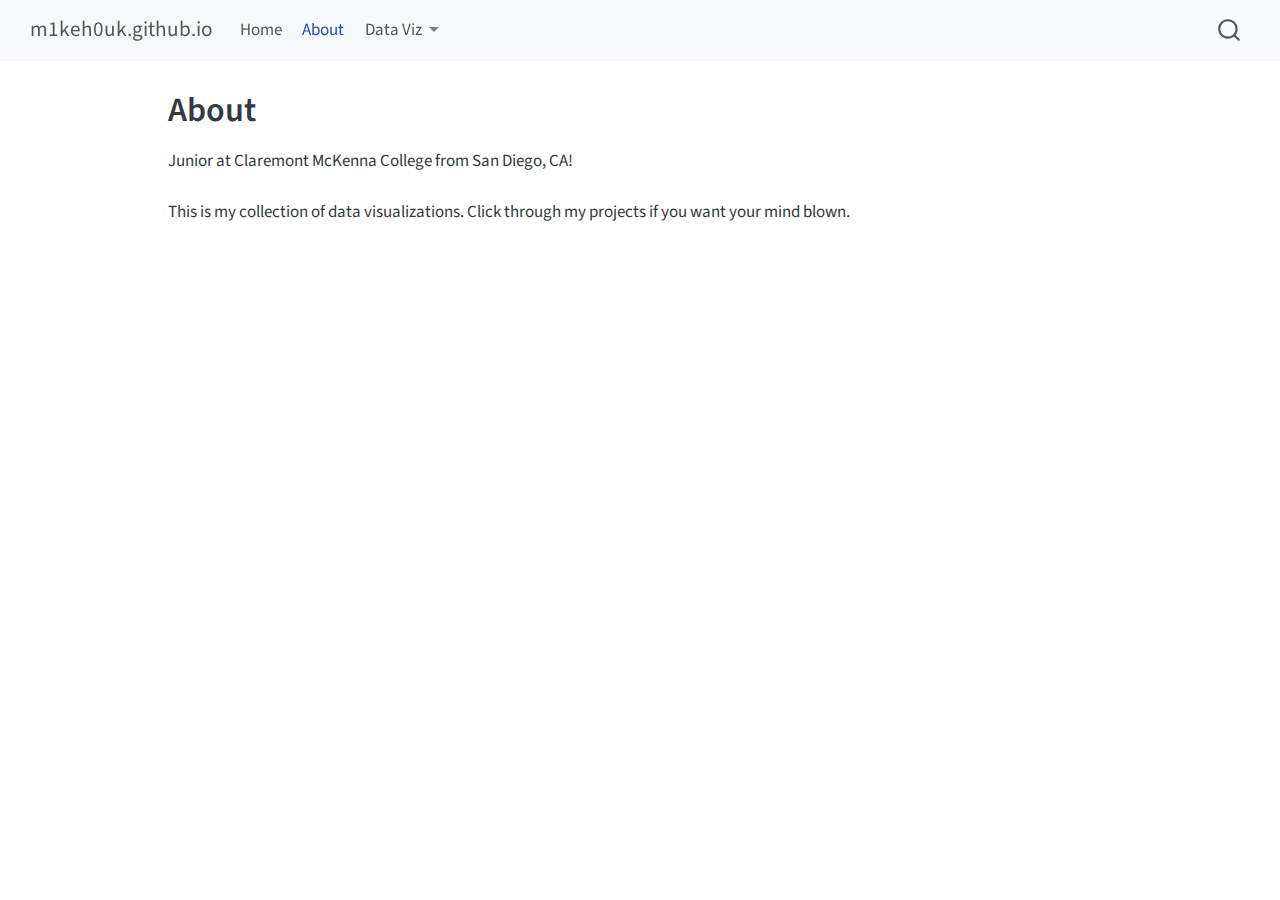
<file: docs/about.html>
<!DOCTYPE html>
<html xmlns="http://www.w3.org/1999/xhtml" lang="en" xml:lang="en"><head>

<meta charset="utf-8">
<meta name="generator" content="quarto-1.4.555">

<meta name="viewport" content="width=device-width, initial-scale=1.0, user-scalable=yes">


<title>m1keh0uk.github.io - About</title>
<style>
code{white-space: pre-wrap;}
span.smallcaps{font-variant: small-caps;}
div.columns{display: flex; gap: min(4vw, 1.5em);}
div.column{flex: auto; overflow-x: auto;}
div.hanging-indent{margin-left: 1.5em; text-indent: -1.5em;}
ul.task-list{list-style: none;}
ul.task-list li input[type="checkbox"] {
  width: 0.8em;
  margin: 0 0.8em 0.2em -1em; /* quarto-specific, see https://github.com/quarto-dev/quarto-cli/issues/4556 */ 
  vertical-align: middle;
}
</style>


<script src="site_libs/quarto-nav/quarto-nav.js"></script>
<script src="site_libs/quarto-nav/headroom.min.js"></script>
<script src="site_libs/clipboard/clipboard.min.js"></script>
<script src="site_libs/quarto-search/autocomplete.umd.js"></script>
<script src="site_libs/quarto-search/fuse.min.js"></script>
<script src="site_libs/quarto-search/quarto-search.js"></script>
<meta name="quarto:offset" content="./">
<script src="site_libs/quarto-html/quarto.js"></script>
<script src="site_libs/quarto-html/popper.min.js"></script>
<script src="site_libs/quarto-html/tippy.umd.min.js"></script>
<script src="site_libs/quarto-html/anchor.min.js"></script>
<link href="site_libs/quarto-html/tippy.css" rel="stylesheet">
<link href="site_libs/quarto-html/quarto-syntax-highlighting.css" rel="stylesheet" id="quarto-text-highlighting-styles">
<script src="site_libs/bootstrap/bootstrap.min.js"></script>
<link href="site_libs/bootstrap/bootstrap-icons.css" rel="stylesheet">
<link href="site_libs/bootstrap/bootstrap.min.css" rel="stylesheet" id="quarto-bootstrap" data-mode="light">
<script id="quarto-search-options" type="application/json">{
  "location": "navbar",
  "copy-button": false,
  "collapse-after": 3,
  "panel-placement": "end",
  "type": "overlay",
  "limit": 50,
  "keyboard-shortcut": [
    "f",
    "/",
    "s"
  ],
  "show-item-context": false,
  "language": {
    "search-no-results-text": "No results",
    "search-matching-documents-text": "matching documents",
    "search-copy-link-title": "Copy link to search",
    "search-hide-matches-text": "Hide additional matches",
    "search-more-match-text": "more match in this document",
    "search-more-matches-text": "more matches in this document",
    "search-clear-button-title": "Clear",
    "search-text-placeholder": "",
    "search-detached-cancel-button-title": "Cancel",
    "search-submit-button-title": "Submit",
    "search-label": "Search"
  }
}</script>


<link rel="stylesheet" href="styles.css">
</head>

<body class="nav-fixed">

<div id="quarto-search-results"></div>
  <header id="quarto-header" class="headroom fixed-top">
    <nav class="navbar navbar-expand-lg " data-bs-theme="dark">
      <div class="navbar-container container-fluid">
      <div class="navbar-brand-container mx-auto">
    <a class="navbar-brand" href="./index.html">
    <span class="navbar-title">m1keh0uk.github.io</span>
    </a>
  </div>
            <div id="quarto-search" class="" title="Search"></div>
          <button class="navbar-toggler" type="button" data-bs-toggle="collapse" data-bs-target="#navbarCollapse" aria-controls="navbarCollapse" aria-expanded="false" aria-label="Toggle navigation" onclick="if (window.quartoToggleHeadroom) { window.quartoToggleHeadroom(); }">
  <span class="navbar-toggler-icon"></span>
</button>
          <div class="collapse navbar-collapse" id="navbarCollapse">
            <ul class="navbar-nav navbar-nav-scroll me-auto">
  <li class="nav-item">
    <a class="nav-link" href="./index.html"> 
<span class="menu-text">Home</span></a>
  </li>  
  <li class="nav-item">
    <a class="nav-link active" href="./about.html" aria-current="page"> 
<span class="menu-text">About</span></a>
  </li>  
  <li class="nav-item dropdown ">
    <a class="nav-link dropdown-toggle" href="#" id="nav-menu-data-viz" role="button" data-bs-toggle="dropdown" aria-expanded="false">
 <span class="menu-text">Data Viz</span>
    </a>
    <ul class="dropdown-menu" aria-labelledby="nav-menu-data-viz">    
        <li>
    <a class="dropdown-item" href="./worldsfairs.html">
 <span class="dropdown-text">World’s Fair</span></a>
  </li>  
        <li>
    <a class="dropdown-item" href="./outerSpaceObjects.html">
 <span class="dropdown-text">Outer Space Objects</span></a>
  </li>  
        <li>
    <a class="dropdown-item" href="./obamaTweets.html">
 <span class="dropdown-text">Obama’s Tweets</span></a>
  </li>  
        <li>
    <a class="dropdown-item" href="./planeSimulation.html">
 <span class="dropdown-text">Drunk Passenger Simualtion</span></a>
  </li>  
        <li>
    <a class="dropdown-item" href="./WAI.html">
 <span class="dropdown-text">WAI measures</span></a>
  </li>  
    </ul>
  </li>
</ul>
          </div> <!-- /navcollapse -->
          <div class="quarto-navbar-tools">
</div>
      </div> <!-- /container-fluid -->
    </nav>
</header>
<!-- content -->
<div id="quarto-content" class="quarto-container page-columns page-rows-contents page-layout-article page-navbar">
<!-- sidebar -->
<!-- margin-sidebar -->
    <div id="quarto-margin-sidebar" class="sidebar margin-sidebar">
        
    </div>
<!-- main -->
<main class="content" id="quarto-document-content">

<header id="title-block-header" class="quarto-title-block default">
<div class="quarto-title">
<h1 class="title">About</h1>
</div>



<div class="quarto-title-meta">

    
  
    
  </div>
  


</header>


<p>Junior at Claremont McKenna College from San Diego, CA!<br>
<br>
This is my collection of data visualizations. Click through my projects if you want your mind blown.<br>
<br>
</p>



</main> <!-- /main -->
<script id="quarto-html-after-body" type="application/javascript">
window.document.addEventListener("DOMContentLoaded", function (event) {
  const toggleBodyColorMode = (bsSheetEl) => {
    const mode = bsSheetEl.getAttribute("data-mode");
    const bodyEl = window.document.querySelector("body");
    if (mode === "dark") {
      bodyEl.classList.add("quarto-dark");
      bodyEl.classList.remove("quarto-light");
    } else {
      bodyEl.classList.add("quarto-light");
      bodyEl.classList.remove("quarto-dark");
    }
  }
  const toggleBodyColorPrimary = () => {
    const bsSheetEl = window.document.querySelector("link#quarto-bootstrap");
    if (bsSheetEl) {
      toggleBodyColorMode(bsSheetEl);
    }
  }
  toggleBodyColorPrimary();  
  const icon = "";
  const anchorJS = new window.AnchorJS();
  anchorJS.options = {
    placement: 'right',
    icon: icon
  };
  anchorJS.add('.anchored');
  const isCodeAnnotation = (el) => {
    for (const clz of el.classList) {
      if (clz.startsWith('code-annotation-')) {                     
        return true;
      }
    }
    return false;
  }
  const clipboard = new window.ClipboardJS('.code-copy-button', {
    text: function(trigger) {
      const codeEl = trigger.previousElementSibling.cloneNode(true);
      for (const childEl of codeEl.children) {
        if (isCodeAnnotation(childEl)) {
          childEl.remove();
        }
      }
      return codeEl.innerText;
    }
  });
  clipboard.on('success', function(e) {
    // button target
    const button = e.trigger;
    // don't keep focus
    button.blur();
    // flash "checked"
    button.classList.add('code-copy-button-checked');
    var currentTitle = button.getAttribute("title");
    button.setAttribute("title", "Copied!");
    let tooltip;
    if (window.bootstrap) {
      button.setAttribute("data-bs-toggle", "tooltip");
      button.setAttribute("data-bs-placement", "left");
      button.setAttribute("data-bs-title", "Copied!");
      tooltip = new bootstrap.Tooltip(button, 
        { trigger: "manual", 
          customClass: "code-copy-button-tooltip",
          offset: [0, -8]});
      tooltip.show();    
    }
    setTimeout(function() {
      if (tooltip) {
        tooltip.hide();
        button.removeAttribute("data-bs-title");
        button.removeAttribute("data-bs-toggle");
        button.removeAttribute("data-bs-placement");
      }
      button.setAttribute("title", currentTitle);
      button.classList.remove('code-copy-button-checked');
    }, 1000);
    // clear code selection
    e.clearSelection();
  });
    var localhostRegex = new RegExp(/^(?:http|https):\/\/localhost\:?[0-9]*\//);
    var mailtoRegex = new RegExp(/^mailto:/);
      var filterRegex = new RegExp('/' + window.location.host + '/');
    var isInternal = (href) => {
        return filterRegex.test(href) || localhostRegex.test(href) || mailtoRegex.test(href);
    }
    // Inspect non-navigation links and adorn them if external
 	var links = window.document.querySelectorAll('a[href]:not(.nav-link):not(.navbar-brand):not(.toc-action):not(.sidebar-link):not(.sidebar-item-toggle):not(.pagination-link):not(.no-external):not([aria-hidden]):not(.dropdown-item):not(.quarto-navigation-tool)');
    for (var i=0; i<links.length; i++) {
      const link = links[i];
      if (!isInternal(link.href)) {
        // undo the damage that might have been done by quarto-nav.js in the case of
        // links that we want to consider external
        if (link.dataset.originalHref !== undefined) {
          link.href = link.dataset.originalHref;
        }
      }
    }
  function tippyHover(el, contentFn, onTriggerFn, onUntriggerFn) {
    const config = {
      allowHTML: true,
      maxWidth: 500,
      delay: 100,
      arrow: false,
      appendTo: function(el) {
          return el.parentElement;
      },
      interactive: true,
      interactiveBorder: 10,
      theme: 'quarto',
      placement: 'bottom-start',
    };
    if (contentFn) {
      config.content = contentFn;
    }
    if (onTriggerFn) {
      config.onTrigger = onTriggerFn;
    }
    if (onUntriggerFn) {
      config.onUntrigger = onUntriggerFn;
    }
    window.tippy(el, config); 
  }
  const noterefs = window.document.querySelectorAll('a[role="doc-noteref"]');
  for (var i=0; i<noterefs.length; i++) {
    const ref = noterefs[i];
    tippyHover(ref, function() {
      // use id or data attribute instead here
      let href = ref.getAttribute('data-footnote-href') || ref.getAttribute('href');
      try { href = new URL(href).hash; } catch {}
      const id = href.replace(/^#\/?/, "");
      const note = window.document.getElementById(id);
      if (note) {
        return note.innerHTML;
      } else {
        return "";
      }
    });
  }
  const xrefs = window.document.querySelectorAll('a.quarto-xref');
  const processXRef = (id, note) => {
    // Strip column container classes
    const stripColumnClz = (el) => {
      el.classList.remove("page-full", "page-columns");
      if (el.children) {
        for (const child of el.children) {
          stripColumnClz(child);
        }
      }
    }
    stripColumnClz(note)
    if (id === null || id.startsWith('sec-')) {
      // Special case sections, only their first couple elements
      const container = document.createElement("div");
      if (note.children && note.children.length > 2) {
        container.appendChild(note.children[0].cloneNode(true));
        for (let i = 1; i < note.children.length; i++) {
          const child = note.children[i];
          if (child.tagName === "P" && child.innerText === "") {
            continue;
          } else {
            container.appendChild(child.cloneNode(true));
            break;
          }
        }
        if (window.Quarto?.typesetMath) {
          window.Quarto.typesetMath(container);
        }
        return container.innerHTML
      } else {
        if (window.Quarto?.typesetMath) {
          window.Quarto.typesetMath(note);
        }
        return note.innerHTML;
      }
    } else {
      // Remove any anchor links if they are present
      const anchorLink = note.querySelector('a.anchorjs-link');
      if (anchorLink) {
        anchorLink.remove();
      }
      if (window.Quarto?.typesetMath) {
        window.Quarto.typesetMath(note);
      }
      // TODO in 1.5, we should make sure this works without a callout special case
      if (note.classList.contains("callout")) {
        return note.outerHTML;
      } else {
        return note.innerHTML;
      }
    }
  }
  for (var i=0; i<xrefs.length; i++) {
    const xref = xrefs[i];
    tippyHover(xref, undefined, function(instance) {
      instance.disable();
      let url = xref.getAttribute('href');
      let hash = undefined; 
      if (url.startsWith('#')) {
        hash = url;
      } else {
        try { hash = new URL(url).hash; } catch {}
      }
      if (hash) {
        const id = hash.replace(/^#\/?/, "");
        const note = window.document.getElementById(id);
        if (note !== null) {
          try {
            const html = processXRef(id, note.cloneNode(true));
            instance.setContent(html);
          } finally {
            instance.enable();
            instance.show();
          }
        } else {
          // See if we can fetch this
          fetch(url.split('#')[0])
          .then(res => res.text())
          .then(html => {
            const parser = new DOMParser();
            const htmlDoc = parser.parseFromString(html, "text/html");
            const note = htmlDoc.getElementById(id);
            if (note !== null) {
              const html = processXRef(id, note);
              instance.setContent(html);
            } 
          }).finally(() => {
            instance.enable();
            instance.show();
          });
        }
      } else {
        // See if we can fetch a full url (with no hash to target)
        // This is a special case and we should probably do some content thinning / targeting
        fetch(url)
        .then(res => res.text())
        .then(html => {
          const parser = new DOMParser();
          const htmlDoc = parser.parseFromString(html, "text/html");
          const note = htmlDoc.querySelector('main.content');
          if (note !== null) {
            // This should only happen for chapter cross references
            // (since there is no id in the URL)
            // remove the first header
            if (note.children.length > 0 && note.children[0].tagName === "HEADER") {
              note.children[0].remove();
            }
            const html = processXRef(null, note);
            instance.setContent(html);
          } 
        }).finally(() => {
          instance.enable();
          instance.show();
        });
      }
    }, function(instance) {
    });
  }
      let selectedAnnoteEl;
      const selectorForAnnotation = ( cell, annotation) => {
        let cellAttr = 'data-code-cell="' + cell + '"';
        let lineAttr = 'data-code-annotation="' +  annotation + '"';
        const selector = 'span[' + cellAttr + '][' + lineAttr + ']';
        return selector;
      }
      const selectCodeLines = (annoteEl) => {
        const doc = window.document;
        const targetCell = annoteEl.getAttribute("data-target-cell");
        const targetAnnotation = annoteEl.getAttribute("data-target-annotation");
        const annoteSpan = window.document.querySelector(selectorForAnnotation(targetCell, targetAnnotation));
        const lines = annoteSpan.getAttribute("data-code-lines").split(",");
        const lineIds = lines.map((line) => {
          return targetCell + "-" + line;
        })
        let top = null;
        let height = null;
        let parent = null;
        if (lineIds.length > 0) {
            //compute the position of the single el (top and bottom and make a div)
            const el = window.document.getElementById(lineIds[0]);
            top = el.offsetTop;
            height = el.offsetHeight;
            parent = el.parentElement.parentElement;
          if (lineIds.length > 1) {
            const lastEl = window.document.getElementById(lineIds[lineIds.length - 1]);
            const bottom = lastEl.offsetTop + lastEl.offsetHeight;
            height = bottom - top;
          }
          if (top !== null && height !== null && parent !== null) {
            // cook up a div (if necessary) and position it 
            let div = window.document.getElementById("code-annotation-line-highlight");
            if (div === null) {
              div = window.document.createElement("div");
              div.setAttribute("id", "code-annotation-line-highlight");
              div.style.position = 'absolute';
              parent.appendChild(div);
            }
            div.style.top = top - 2 + "px";
            div.style.height = height + 4 + "px";
            div.style.left = 0;
            let gutterDiv = window.document.getElementById("code-annotation-line-highlight-gutter");
            if (gutterDiv === null) {
              gutterDiv = window.document.createElement("div");
              gutterDiv.setAttribute("id", "code-annotation-line-highlight-gutter");
              gutterDiv.style.position = 'absolute';
              const codeCell = window.document.getElementById(targetCell);
              const gutter = codeCell.querySelector('.code-annotation-gutter');
              gutter.appendChild(gutterDiv);
            }
            gutterDiv.style.top = top - 2 + "px";
            gutterDiv.style.height = height + 4 + "px";
          }
          selectedAnnoteEl = annoteEl;
        }
      };
      const unselectCodeLines = () => {
        const elementsIds = ["code-annotation-line-highlight", "code-annotation-line-highlight-gutter"];
        elementsIds.forEach((elId) => {
          const div = window.document.getElementById(elId);
          if (div) {
            div.remove();
          }
        });
        selectedAnnoteEl = undefined;
      };
        // Handle positioning of the toggle
    window.addEventListener(
      "resize",
      throttle(() => {
        elRect = undefined;
        if (selectedAnnoteEl) {
          selectCodeLines(selectedAnnoteEl);
        }
      }, 10)
    );
    function throttle(fn, ms) {
    let throttle = false;
    let timer;
      return (...args) => {
        if(!throttle) { // first call gets through
            fn.apply(this, args);
            throttle = true;
        } else { // all the others get throttled
            if(timer) clearTimeout(timer); // cancel #2
            timer = setTimeout(() => {
              fn.apply(this, args);
              timer = throttle = false;
            }, ms);
        }
      };
    }
      // Attach click handler to the DT
      const annoteDls = window.document.querySelectorAll('dt[data-target-cell]');
      for (const annoteDlNode of annoteDls) {
        annoteDlNode.addEventListener('click', (event) => {
          const clickedEl = event.target;
          if (clickedEl !== selectedAnnoteEl) {
            unselectCodeLines();
            const activeEl = window.document.querySelector('dt[data-target-cell].code-annotation-active');
            if (activeEl) {
              activeEl.classList.remove('code-annotation-active');
            }
            selectCodeLines(clickedEl);
            clickedEl.classList.add('code-annotation-active');
          } else {
            // Unselect the line
            unselectCodeLines();
            clickedEl.classList.remove('code-annotation-active');
          }
        });
      }
  const findCites = (el) => {
    const parentEl = el.parentElement;
    if (parentEl) {
      const cites = parentEl.dataset.cites;
      if (cites) {
        return {
          el,
          cites: cites.split(' ')
        };
      } else {
        return findCites(el.parentElement)
      }
    } else {
      return undefined;
    }
  };
  var bibliorefs = window.document.querySelectorAll('a[role="doc-biblioref"]');
  for (var i=0; i<bibliorefs.length; i++) {
    const ref = bibliorefs[i];
    const citeInfo = findCites(ref);
    if (citeInfo) {
      tippyHover(citeInfo.el, function() {
        var popup = window.document.createElement('div');
        citeInfo.cites.forEach(function(cite) {
          var citeDiv = window.document.createElement('div');
          citeDiv.classList.add('hanging-indent');
          citeDiv.classList.add('csl-entry');
          var biblioDiv = window.document.getElementById('ref-' + cite);
          if (biblioDiv) {
            citeDiv.innerHTML = biblioDiv.innerHTML;
          }
          popup.appendChild(citeDiv);
        });
        return popup.innerHTML;
      });
    }
  }
});
</script>
</div> <!-- /content -->




</body></html>
</file>
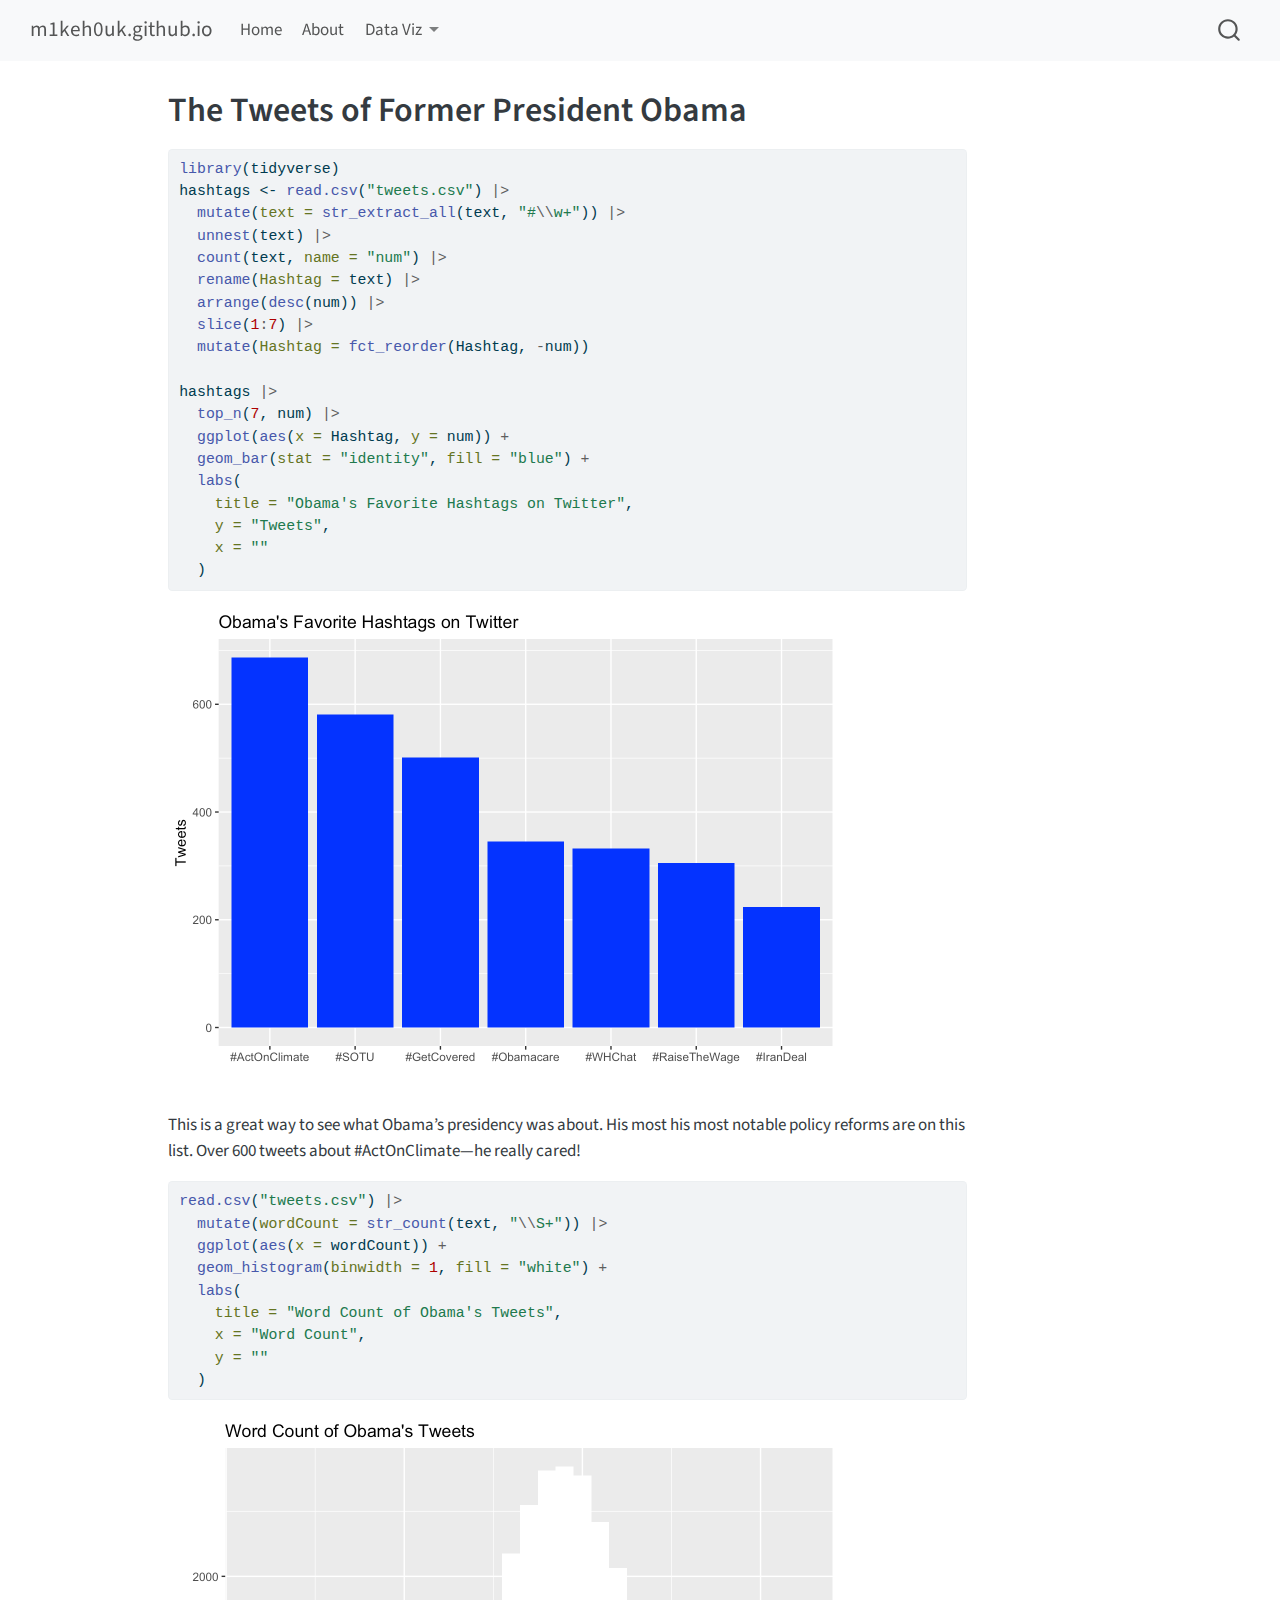
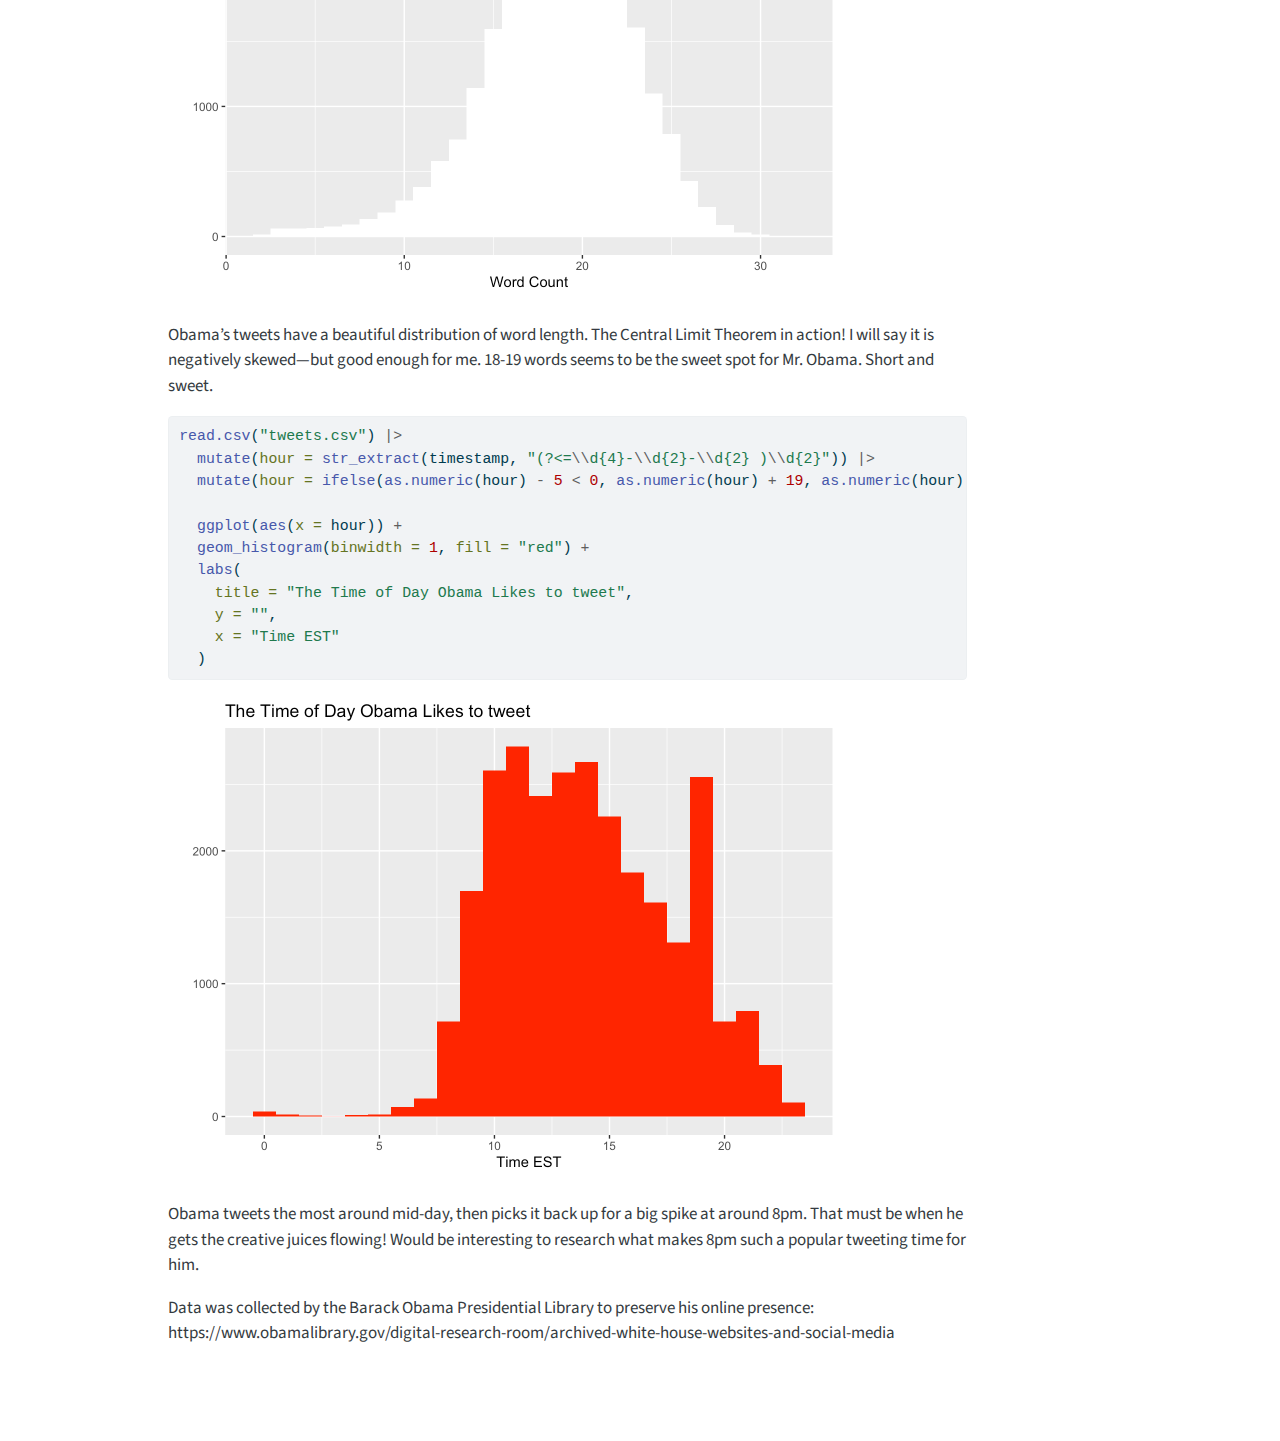
<file: docs/obamaTweets.html>
<!DOCTYPE html>
<html xmlns="http://www.w3.org/1999/xhtml" lang="en" xml:lang="en"><head>

<meta charset="utf-8">
<meta name="generator" content="quarto-1.4.555">

<meta name="viewport" content="width=device-width, initial-scale=1.0, user-scalable=yes">


<title>m1keh0uk.github.io - The Tweets of Former President Obama</title>
<style>
code{white-space: pre-wrap;}
span.smallcaps{font-variant: small-caps;}
div.columns{display: flex; gap: min(4vw, 1.5em);}
div.column{flex: auto; overflow-x: auto;}
div.hanging-indent{margin-left: 1.5em; text-indent: -1.5em;}
ul.task-list{list-style: none;}
ul.task-list li input[type="checkbox"] {
  width: 0.8em;
  margin: 0 0.8em 0.2em -1em; /* quarto-specific, see https://github.com/quarto-dev/quarto-cli/issues/4556 */ 
  vertical-align: middle;
}
/* CSS for syntax highlighting */
pre > code.sourceCode { white-space: pre; position: relative; }
pre > code.sourceCode > span { line-height: 1.25; }
pre > code.sourceCode > span:empty { height: 1.2em; }
.sourceCode { overflow: visible; }
code.sourceCode > span { color: inherit; text-decoration: inherit; }
div.sourceCode { margin: 1em 0; }
pre.sourceCode { margin: 0; }
@media screen {
div.sourceCode { overflow: auto; }
}
@media print {
pre > code.sourceCode { white-space: pre-wrap; }
pre > code.sourceCode > span { text-indent: -5em; padding-left: 5em; }
}
pre.numberSource code
  { counter-reset: source-line 0; }
pre.numberSource code > span
  { position: relative; left: -4em; counter-increment: source-line; }
pre.numberSource code > span > a:first-child::before
  { content: counter(source-line);
    position: relative; left: -1em; text-align: right; vertical-align: baseline;
    border: none; display: inline-block;
    -webkit-touch-callout: none; -webkit-user-select: none;
    -khtml-user-select: none; -moz-user-select: none;
    -ms-user-select: none; user-select: none;
    padding: 0 4px; width: 4em;
  }
pre.numberSource { margin-left: 3em;  padding-left: 4px; }
div.sourceCode
  {   }
@media screen {
pre > code.sourceCode > span > a:first-child::before { text-decoration: underline; }
}
</style>


<script src="site_libs/quarto-nav/quarto-nav.js"></script>
<script src="site_libs/quarto-nav/headroom.min.js"></script>
<script src="site_libs/clipboard/clipboard.min.js"></script>
<script src="site_libs/quarto-search/autocomplete.umd.js"></script>
<script src="site_libs/quarto-search/fuse.min.js"></script>
<script src="site_libs/quarto-search/quarto-search.js"></script>
<meta name="quarto:offset" content="./">
<script src="site_libs/quarto-html/quarto.js"></script>
<script src="site_libs/quarto-html/popper.min.js"></script>
<script src="site_libs/quarto-html/tippy.umd.min.js"></script>
<script src="site_libs/quarto-html/anchor.min.js"></script>
<link href="site_libs/quarto-html/tippy.css" rel="stylesheet">
<link href="site_libs/quarto-html/quarto-syntax-highlighting.css" rel="stylesheet" id="quarto-text-highlighting-styles">
<script src="site_libs/bootstrap/bootstrap.min.js"></script>
<link href="site_libs/bootstrap/bootstrap-icons.css" rel="stylesheet">
<link href="site_libs/bootstrap/bootstrap.min.css" rel="stylesheet" id="quarto-bootstrap" data-mode="light">
<script id="quarto-search-options" type="application/json">{
  "location": "navbar",
  "copy-button": false,
  "collapse-after": 3,
  "panel-placement": "end",
  "type": "overlay",
  "limit": 50,
  "keyboard-shortcut": [
    "f",
    "/",
    "s"
  ],
  "show-item-context": false,
  "language": {
    "search-no-results-text": "No results",
    "search-matching-documents-text": "matching documents",
    "search-copy-link-title": "Copy link to search",
    "search-hide-matches-text": "Hide additional matches",
    "search-more-match-text": "more match in this document",
    "search-more-matches-text": "more matches in this document",
    "search-clear-button-title": "Clear",
    "search-text-placeholder": "",
    "search-detached-cancel-button-title": "Cancel",
    "search-submit-button-title": "Submit",
    "search-label": "Search"
  }
}</script>


<link rel="stylesheet" href="styles.css">
</head>

<body class="nav-fixed">

<div id="quarto-search-results"></div>
  <header id="quarto-header" class="headroom fixed-top">
    <nav class="navbar navbar-expand-lg " data-bs-theme="dark">
      <div class="navbar-container container-fluid">
      <div class="navbar-brand-container mx-auto">
    <a class="navbar-brand" href="./index.html">
    <span class="navbar-title">m1keh0uk.github.io</span>
    </a>
  </div>
            <div id="quarto-search" class="" title="Search"></div>
          <button class="navbar-toggler" type="button" data-bs-toggle="collapse" data-bs-target="#navbarCollapse" aria-controls="navbarCollapse" aria-expanded="false" aria-label="Toggle navigation" onclick="if (window.quartoToggleHeadroom) { window.quartoToggleHeadroom(); }">
  <span class="navbar-toggler-icon"></span>
</button>
          <div class="collapse navbar-collapse" id="navbarCollapse">
            <ul class="navbar-nav navbar-nav-scroll me-auto">
  <li class="nav-item">
    <a class="nav-link" href="./index.html"> 
<span class="menu-text">Home</span></a>
  </li>  
  <li class="nav-item">
    <a class="nav-link" href="./about.html"> 
<span class="menu-text">About</span></a>
  </li>  
  <li class="nav-item dropdown ">
    <a class="nav-link dropdown-toggle" href="#" id="nav-menu-data-viz" role="button" data-bs-toggle="dropdown" aria-expanded="false">
 <span class="menu-text">Data Viz</span>
    </a>
    <ul class="dropdown-menu" aria-labelledby="nav-menu-data-viz">    
        <li>
    <a class="dropdown-item" href="./worldsfairs.html">
 <span class="dropdown-text">World’s Fair</span></a>
  </li>  
        <li>
    <a class="dropdown-item" href="./outerSpaceObjects.html">
 <span class="dropdown-text">Outer Space Objects</span></a>
  </li>  
        <li>
    <a class="dropdown-item" href="./obamaTweets.html">
 <span class="dropdown-text">Obama’s Tweets</span></a>
  </li>  
        <li>
    <a class="dropdown-item" href="./planeSimulation.html">
 <span class="dropdown-text">Drunk Passenger Simualtion</span></a>
  </li>  
        <li>
    <a class="dropdown-item" href="./WAI.html">
 <span class="dropdown-text">WAI measures</span></a>
  </li>  
        <li>
    <a class="dropdown-item" href="./presentation.html">
 <span class="dropdown-text">End of Semester Presentaion</span></a>
  </li>  
    </ul>
  </li>
</ul>
          </div> <!-- /navcollapse -->
          <div class="quarto-navbar-tools">
</div>
      </div> <!-- /container-fluid -->
    </nav>
</header>
<!-- content -->
<div id="quarto-content" class="quarto-container page-columns page-rows-contents page-layout-article page-navbar">
<!-- sidebar -->
<!-- margin-sidebar -->
    <div id="quarto-margin-sidebar" class="sidebar margin-sidebar">
        
    </div>
<!-- main -->
<main class="content" id="quarto-document-content">

<header id="title-block-header" class="quarto-title-block default">
<div class="quarto-title">
<h1 class="title">The Tweets of Former President Obama</h1>
</div>



<div class="quarto-title-meta">

    
  
    
  </div>
  


</header>


<div class="cell">
<div class="sourceCode cell-code" id="cb1"><pre class="sourceCode r code-with-copy"><code class="sourceCode r"><span id="cb1-1"><a href="#cb1-1" aria-hidden="true" tabindex="-1"></a><span class="fu">library</span>(tidyverse)</span>
<span id="cb1-2"><a href="#cb1-2" aria-hidden="true" tabindex="-1"></a>hashtags <span class="ot">&lt;-</span> <span class="fu">read.csv</span>(<span class="st">"tweets.csv"</span>) <span class="sc">|&gt;</span></span>
<span id="cb1-3"><a href="#cb1-3" aria-hidden="true" tabindex="-1"></a>  <span class="fu">mutate</span>(<span class="at">text =</span> <span class="fu">str_extract_all</span>(text, <span class="st">"#</span><span class="sc">\\</span><span class="st">w+"</span>)) <span class="sc">|&gt;</span></span>
<span id="cb1-4"><a href="#cb1-4" aria-hidden="true" tabindex="-1"></a>  <span class="fu">unnest</span>(text) <span class="sc">|&gt;</span>                         </span>
<span id="cb1-5"><a href="#cb1-5" aria-hidden="true" tabindex="-1"></a>  <span class="fu">count</span>(text, <span class="at">name =</span> <span class="st">"num"</span>) <span class="sc">|&gt;</span>                    </span>
<span id="cb1-6"><a href="#cb1-6" aria-hidden="true" tabindex="-1"></a>  <span class="fu">rename</span>(<span class="at">Hashtag =</span> text) <span class="sc">|&gt;</span>                    </span>
<span id="cb1-7"><a href="#cb1-7" aria-hidden="true" tabindex="-1"></a>  <span class="fu">arrange</span>(<span class="fu">desc</span>(num)) <span class="sc">|&gt;</span></span>
<span id="cb1-8"><a href="#cb1-8" aria-hidden="true" tabindex="-1"></a>  <span class="fu">slice</span>(<span class="dv">1</span><span class="sc">:</span><span class="dv">7</span>) <span class="sc">|&gt;</span></span>
<span id="cb1-9"><a href="#cb1-9" aria-hidden="true" tabindex="-1"></a>  <span class="fu">mutate</span>(<span class="at">Hashtag =</span> <span class="fu">fct_reorder</span>(Hashtag, <span class="sc">-</span>num))</span>
<span id="cb1-10"><a href="#cb1-10" aria-hidden="true" tabindex="-1"></a></span>
<span id="cb1-11"><a href="#cb1-11" aria-hidden="true" tabindex="-1"></a>hashtags <span class="sc">|&gt;</span></span>
<span id="cb1-12"><a href="#cb1-12" aria-hidden="true" tabindex="-1"></a>  <span class="fu">top_n</span>(<span class="dv">7</span>, num) <span class="sc">|&gt;</span></span>
<span id="cb1-13"><a href="#cb1-13" aria-hidden="true" tabindex="-1"></a>  <span class="fu">ggplot</span>(<span class="fu">aes</span>(<span class="at">x =</span> Hashtag, <span class="at">y =</span> num)) <span class="sc">+</span></span>
<span id="cb1-14"><a href="#cb1-14" aria-hidden="true" tabindex="-1"></a>  <span class="fu">geom_bar</span>(<span class="at">stat =</span> <span class="st">"identity"</span>, <span class="at">fill =</span> <span class="st">"blue"</span>) <span class="sc">+</span></span>
<span id="cb1-15"><a href="#cb1-15" aria-hidden="true" tabindex="-1"></a>  <span class="fu">labs</span>(</span>
<span id="cb1-16"><a href="#cb1-16" aria-hidden="true" tabindex="-1"></a>    <span class="at">title =</span> <span class="st">"Obama's Favorite Hashtags on Twitter"</span>,</span>
<span id="cb1-17"><a href="#cb1-17" aria-hidden="true" tabindex="-1"></a>    <span class="at">y =</span> <span class="st">"Tweets"</span>,</span>
<span id="cb1-18"><a href="#cb1-18" aria-hidden="true" tabindex="-1"></a>    <span class="at">x =</span> <span class="st">""</span></span>
<span id="cb1-19"><a href="#cb1-19" aria-hidden="true" tabindex="-1"></a>  )</span></code><button title="Copy to Clipboard" class="code-copy-button"><i class="bi"></i></button></pre></div>
<div class="cell-output-display">
<div>
<figure class="figure">
<p><img src="obamaTweets_files/figure-html/unnamed-chunk-1-1.png" class="img-fluid figure-img" width="672"></p>
</figure>
</div>
</div>
</div>
<p>This is a great way to see what Obama’s presidency was about. His most his most notable policy reforms are on this list. Over 600 tweets about #ActOnClimate—he really cared!</p>
<div class="cell">
<div class="sourceCode cell-code" id="cb2"><pre class="sourceCode r code-with-copy"><code class="sourceCode r"><span id="cb2-1"><a href="#cb2-1" aria-hidden="true" tabindex="-1"></a><span class="fu">read.csv</span>(<span class="st">"tweets.csv"</span>) <span class="sc">|&gt;</span></span>
<span id="cb2-2"><a href="#cb2-2" aria-hidden="true" tabindex="-1"></a>  <span class="fu">mutate</span>(<span class="at">wordCount =</span> <span class="fu">str_count</span>(text, <span class="st">"</span><span class="sc">\\</span><span class="st">S+"</span>)) <span class="sc">|&gt;</span></span>
<span id="cb2-3"><a href="#cb2-3" aria-hidden="true" tabindex="-1"></a>  <span class="fu">ggplot</span>(<span class="fu">aes</span>(<span class="at">x =</span> wordCount)) <span class="sc">+</span></span>
<span id="cb2-4"><a href="#cb2-4" aria-hidden="true" tabindex="-1"></a>  <span class="fu">geom_histogram</span>(<span class="at">binwidth =</span> <span class="dv">1</span>, <span class="at">fill =</span> <span class="st">"white"</span>) <span class="sc">+</span></span>
<span id="cb2-5"><a href="#cb2-5" aria-hidden="true" tabindex="-1"></a>  <span class="fu">labs</span>(</span>
<span id="cb2-6"><a href="#cb2-6" aria-hidden="true" tabindex="-1"></a>    <span class="at">title =</span> <span class="st">"Word Count of Obama's Tweets"</span>,</span>
<span id="cb2-7"><a href="#cb2-7" aria-hidden="true" tabindex="-1"></a>    <span class="at">x =</span> <span class="st">"Word Count"</span>,</span>
<span id="cb2-8"><a href="#cb2-8" aria-hidden="true" tabindex="-1"></a>    <span class="at">y =</span> <span class="st">""</span></span>
<span id="cb2-9"><a href="#cb2-9" aria-hidden="true" tabindex="-1"></a>  )</span></code><button title="Copy to Clipboard" class="code-copy-button"><i class="bi"></i></button></pre></div>
<div class="cell-output-display">
<div>
<figure class="figure">
<p><img src="obamaTweets_files/figure-html/unnamed-chunk-2-1.png" class="img-fluid figure-img" width="672"></p>
</figure>
</div>
</div>
</div>
<p>Obama’s tweets have a beautiful distribution of word length. The Central Limit Theorem in action! I will say it is negatively skewed—but good enough for me. 18-19 words seems to be the sweet spot for Mr.&nbsp;Obama. Short and sweet.</p>
<div class="cell">
<div class="sourceCode cell-code" id="cb3"><pre class="sourceCode r code-with-copy"><code class="sourceCode r"><span id="cb3-1"><a href="#cb3-1" aria-hidden="true" tabindex="-1"></a><span class="fu">read.csv</span>(<span class="st">"tweets.csv"</span>) <span class="sc">|&gt;</span></span>
<span id="cb3-2"><a href="#cb3-2" aria-hidden="true" tabindex="-1"></a>  <span class="fu">mutate</span>(<span class="at">hour =</span> <span class="fu">str_extract</span>(timestamp, <span class="st">"(?&lt;=</span><span class="sc">\\</span><span class="st">d{4}-</span><span class="sc">\\</span><span class="st">d{2}-</span><span class="sc">\\</span><span class="st">d{2} )</span><span class="sc">\\</span><span class="st">d{2}"</span>)) <span class="sc">|&gt;</span></span>
<span id="cb3-3"><a href="#cb3-3" aria-hidden="true" tabindex="-1"></a>  <span class="fu">mutate</span>(<span class="at">hour =</span> <span class="fu">ifelse</span>(<span class="fu">as.numeric</span>(hour) <span class="sc">-</span> <span class="dv">5</span> <span class="sc">&lt;</span> <span class="dv">0</span>, <span class="fu">as.numeric</span>(hour) <span class="sc">+</span> <span class="dv">19</span>, <span class="fu">as.numeric</span>(hour) <span class="sc">-</span> <span class="dv">5</span>)) <span class="sc">|&gt;</span> </span>
<span id="cb3-4"><a href="#cb3-4" aria-hidden="true" tabindex="-1"></a>  </span>
<span id="cb3-5"><a href="#cb3-5" aria-hidden="true" tabindex="-1"></a>  <span class="fu">ggplot</span>(<span class="fu">aes</span>(<span class="at">x =</span> hour)) <span class="sc">+</span></span>
<span id="cb3-6"><a href="#cb3-6" aria-hidden="true" tabindex="-1"></a>  <span class="fu">geom_histogram</span>(<span class="at">binwidth =</span> <span class="dv">1</span>, <span class="at">fill =</span> <span class="st">"red"</span>) <span class="sc">+</span></span>
<span id="cb3-7"><a href="#cb3-7" aria-hidden="true" tabindex="-1"></a>  <span class="fu">labs</span>(</span>
<span id="cb3-8"><a href="#cb3-8" aria-hidden="true" tabindex="-1"></a>    <span class="at">title =</span> <span class="st">"The Time of Day Obama Likes to tweet"</span>,</span>
<span id="cb3-9"><a href="#cb3-9" aria-hidden="true" tabindex="-1"></a>    <span class="at">y =</span> <span class="st">""</span>,</span>
<span id="cb3-10"><a href="#cb3-10" aria-hidden="true" tabindex="-1"></a>    <span class="at">x =</span> <span class="st">"Time EST"</span></span>
<span id="cb3-11"><a href="#cb3-11" aria-hidden="true" tabindex="-1"></a>  )</span></code><button title="Copy to Clipboard" class="code-copy-button"><i class="bi"></i></button></pre></div>
<div class="cell-output-display">
<div>
<figure class="figure">
<p><img src="obamaTweets_files/figure-html/unnamed-chunk-3-1.png" class="img-fluid figure-img" width="672"></p>
</figure>
</div>
</div>
</div>
<p>Obama tweets the most around mid-day, then picks it back up for a big spike at around 8pm. That must be when he gets the creative juices flowing! Would be interesting to research what makes 8pm such a popular tweeting time for him.</p>
<p>Data was collected by the Barack Obama Presidential Library to preserve his online presence: https://www.obamalibrary.gov/digital-research-room/archived-white-house-websites-and-social-media</p>



</main> <!-- /main -->
<script id="quarto-html-after-body" type="application/javascript">
window.document.addEventListener("DOMContentLoaded", function (event) {
  const toggleBodyColorMode = (bsSheetEl) => {
    const mode = bsSheetEl.getAttribute("data-mode");
    const bodyEl = window.document.querySelector("body");
    if (mode === "dark") {
      bodyEl.classList.add("quarto-dark");
      bodyEl.classList.remove("quarto-light");
    } else {
      bodyEl.classList.add("quarto-light");
      bodyEl.classList.remove("quarto-dark");
    }
  }
  const toggleBodyColorPrimary = () => {
    const bsSheetEl = window.document.querySelector("link#quarto-bootstrap");
    if (bsSheetEl) {
      toggleBodyColorMode(bsSheetEl);
    }
  }
  toggleBodyColorPrimary();  
  const icon = "";
  const anchorJS = new window.AnchorJS();
  anchorJS.options = {
    placement: 'right',
    icon: icon
  };
  anchorJS.add('.anchored');
  const isCodeAnnotation = (el) => {
    for (const clz of el.classList) {
      if (clz.startsWith('code-annotation-')) {                     
        return true;
      }
    }
    return false;
  }
  const clipboard = new window.ClipboardJS('.code-copy-button', {
    text: function(trigger) {
      const codeEl = trigger.previousElementSibling.cloneNode(true);
      for (const childEl of codeEl.children) {
        if (isCodeAnnotation(childEl)) {
          childEl.remove();
        }
      }
      return codeEl.innerText;
    }
  });
  clipboard.on('success', function(e) {
    // button target
    const button = e.trigger;
    // don't keep focus
    button.blur();
    // flash "checked"
    button.classList.add('code-copy-button-checked');
    var currentTitle = button.getAttribute("title");
    button.setAttribute("title", "Copied!");
    let tooltip;
    if (window.bootstrap) {
      button.setAttribute("data-bs-toggle", "tooltip");
      button.setAttribute("data-bs-placement", "left");
      button.setAttribute("data-bs-title", "Copied!");
      tooltip = new bootstrap.Tooltip(button, 
        { trigger: "manual", 
          customClass: "code-copy-button-tooltip",
          offset: [0, -8]});
      tooltip.show();    
    }
    setTimeout(function() {
      if (tooltip) {
        tooltip.hide();
        button.removeAttribute("data-bs-title");
        button.removeAttribute("data-bs-toggle");
        button.removeAttribute("data-bs-placement");
      }
      button.setAttribute("title", currentTitle);
      button.classList.remove('code-copy-button-checked');
    }, 1000);
    // clear code selection
    e.clearSelection();
  });
    var localhostRegex = new RegExp(/^(?:http|https):\/\/localhost\:?[0-9]*\//);
    var mailtoRegex = new RegExp(/^mailto:/);
      var filterRegex = new RegExp('/' + window.location.host + '/');
    var isInternal = (href) => {
        return filterRegex.test(href) || localhostRegex.test(href) || mailtoRegex.test(href);
    }
    // Inspect non-navigation links and adorn them if external
 	var links = window.document.querySelectorAll('a[href]:not(.nav-link):not(.navbar-brand):not(.toc-action):not(.sidebar-link):not(.sidebar-item-toggle):not(.pagination-link):not(.no-external):not([aria-hidden]):not(.dropdown-item):not(.quarto-navigation-tool)');
    for (var i=0; i<links.length; i++) {
      const link = links[i];
      if (!isInternal(link.href)) {
        // undo the damage that might have been done by quarto-nav.js in the case of
        // links that we want to consider external
        if (link.dataset.originalHref !== undefined) {
          link.href = link.dataset.originalHref;
        }
      }
    }
  function tippyHover(el, contentFn, onTriggerFn, onUntriggerFn) {
    const config = {
      allowHTML: true,
      maxWidth: 500,
      delay: 100,
      arrow: false,
      appendTo: function(el) {
          return el.parentElement;
      },
      interactive: true,
      interactiveBorder: 10,
      theme: 'quarto',
      placement: 'bottom-start',
    };
    if (contentFn) {
      config.content = contentFn;
    }
    if (onTriggerFn) {
      config.onTrigger = onTriggerFn;
    }
    if (onUntriggerFn) {
      config.onUntrigger = onUntriggerFn;
    }
    window.tippy(el, config); 
  }
  const noterefs = window.document.querySelectorAll('a[role="doc-noteref"]');
  for (var i=0; i<noterefs.length; i++) {
    const ref = noterefs[i];
    tippyHover(ref, function() {
      // use id or data attribute instead here
      let href = ref.getAttribute('data-footnote-href') || ref.getAttribute('href');
      try { href = new URL(href).hash; } catch {}
      const id = href.replace(/^#\/?/, "");
      const note = window.document.getElementById(id);
      if (note) {
        return note.innerHTML;
      } else {
        return "";
      }
    });
  }
  const xrefs = window.document.querySelectorAll('a.quarto-xref');
  const processXRef = (id, note) => {
    // Strip column container classes
    const stripColumnClz = (el) => {
      el.classList.remove("page-full", "page-columns");
      if (el.children) {
        for (const child of el.children) {
          stripColumnClz(child);
        }
      }
    }
    stripColumnClz(note)
    if (id === null || id.startsWith('sec-')) {
      // Special case sections, only their first couple elements
      const container = document.createElement("div");
      if (note.children && note.children.length > 2) {
        container.appendChild(note.children[0].cloneNode(true));
        for (let i = 1; i < note.children.length; i++) {
          const child = note.children[i];
          if (child.tagName === "P" && child.innerText === "") {
            continue;
          } else {
            container.appendChild(child.cloneNode(true));
            break;
          }
        }
        if (window.Quarto?.typesetMath) {
          window.Quarto.typesetMath(container);
        }
        return container.innerHTML
      } else {
        if (window.Quarto?.typesetMath) {
          window.Quarto.typesetMath(note);
        }
        return note.innerHTML;
      }
    } else {
      // Remove any anchor links if they are present
      const anchorLink = note.querySelector('a.anchorjs-link');
      if (anchorLink) {
        anchorLink.remove();
      }
      if (window.Quarto?.typesetMath) {
        window.Quarto.typesetMath(note);
      }
      // TODO in 1.5, we should make sure this works without a callout special case
      if (note.classList.contains("callout")) {
        return note.outerHTML;
      } else {
        return note.innerHTML;
      }
    }
  }
  for (var i=0; i<xrefs.length; i++) {
    const xref = xrefs[i];
    tippyHover(xref, undefined, function(instance) {
      instance.disable();
      let url = xref.getAttribute('href');
      let hash = undefined; 
      if (url.startsWith('#')) {
        hash = url;
      } else {
        try { hash = new URL(url).hash; } catch {}
      }
      if (hash) {
        const id = hash.replace(/^#\/?/, "");
        const note = window.document.getElementById(id);
        if (note !== null) {
          try {
            const html = processXRef(id, note.cloneNode(true));
            instance.setContent(html);
          } finally {
            instance.enable();
            instance.show();
          }
        } else {
          // See if we can fetch this
          fetch(url.split('#')[0])
          .then(res => res.text())
          .then(html => {
            const parser = new DOMParser();
            const htmlDoc = parser.parseFromString(html, "text/html");
            const note = htmlDoc.getElementById(id);
            if (note !== null) {
              const html = processXRef(id, note);
              instance.setContent(html);
            } 
          }).finally(() => {
            instance.enable();
            instance.show();
          });
        }
      } else {
        // See if we can fetch a full url (with no hash to target)
        // This is a special case and we should probably do some content thinning / targeting
        fetch(url)
        .then(res => res.text())
        .then(html => {
          const parser = new DOMParser();
          const htmlDoc = parser.parseFromString(html, "text/html");
          const note = htmlDoc.querySelector('main.content');
          if (note !== null) {
            // This should only happen for chapter cross references
            // (since there is no id in the URL)
            // remove the first header
            if (note.children.length > 0 && note.children[0].tagName === "HEADER") {
              note.children[0].remove();
            }
            const html = processXRef(null, note);
            instance.setContent(html);
          } 
        }).finally(() => {
          instance.enable();
          instance.show();
        });
      }
    }, function(instance) {
    });
  }
      let selectedAnnoteEl;
      const selectorForAnnotation = ( cell, annotation) => {
        let cellAttr = 'data-code-cell="' + cell + '"';
        let lineAttr = 'data-code-annotation="' +  annotation + '"';
        const selector = 'span[' + cellAttr + '][' + lineAttr + ']';
        return selector;
      }
      const selectCodeLines = (annoteEl) => {
        const doc = window.document;
        const targetCell = annoteEl.getAttribute("data-target-cell");
        const targetAnnotation = annoteEl.getAttribute("data-target-annotation");
        const annoteSpan = window.document.querySelector(selectorForAnnotation(targetCell, targetAnnotation));
        const lines = annoteSpan.getAttribute("data-code-lines").split(",");
        const lineIds = lines.map((line) => {
          return targetCell + "-" + line;
        })
        let top = null;
        let height = null;
        let parent = null;
        if (lineIds.length > 0) {
            //compute the position of the single el (top and bottom and make a div)
            const el = window.document.getElementById(lineIds[0]);
            top = el.offsetTop;
            height = el.offsetHeight;
            parent = el.parentElement.parentElement;
          if (lineIds.length > 1) {
            const lastEl = window.document.getElementById(lineIds[lineIds.length - 1]);
            const bottom = lastEl.offsetTop + lastEl.offsetHeight;
            height = bottom - top;
          }
          if (top !== null && height !== null && parent !== null) {
            // cook up a div (if necessary) and position it 
            let div = window.document.getElementById("code-annotation-line-highlight");
            if (div === null) {
              div = window.document.createElement("div");
              div.setAttribute("id", "code-annotation-line-highlight");
              div.style.position = 'absolute';
              parent.appendChild(div);
            }
            div.style.top = top - 2 + "px";
            div.style.height = height + 4 + "px";
            div.style.left = 0;
            let gutterDiv = window.document.getElementById("code-annotation-line-highlight-gutter");
            if (gutterDiv === null) {
              gutterDiv = window.document.createElement("div");
              gutterDiv.setAttribute("id", "code-annotation-line-highlight-gutter");
              gutterDiv.style.position = 'absolute';
              const codeCell = window.document.getElementById(targetCell);
              const gutter = codeCell.querySelector('.code-annotation-gutter');
              gutter.appendChild(gutterDiv);
            }
            gutterDiv.style.top = top - 2 + "px";
            gutterDiv.style.height = height + 4 + "px";
          }
          selectedAnnoteEl = annoteEl;
        }
      };
      const unselectCodeLines = () => {
        const elementsIds = ["code-annotation-line-highlight", "code-annotation-line-highlight-gutter"];
        elementsIds.forEach((elId) => {
          const div = window.document.getElementById(elId);
          if (div) {
            div.remove();
          }
        });
        selectedAnnoteEl = undefined;
      };
        // Handle positioning of the toggle
    window.addEventListener(
      "resize",
      throttle(() => {
        elRect = undefined;
        if (selectedAnnoteEl) {
          selectCodeLines(selectedAnnoteEl);
        }
      }, 10)
    );
    function throttle(fn, ms) {
    let throttle = false;
    let timer;
      return (...args) => {
        if(!throttle) { // first call gets through
            fn.apply(this, args);
            throttle = true;
        } else { // all the others get throttled
            if(timer) clearTimeout(timer); // cancel #2
            timer = setTimeout(() => {
              fn.apply(this, args);
              timer = throttle = false;
            }, ms);
        }
      };
    }
      // Attach click handler to the DT
      const annoteDls = window.document.querySelectorAll('dt[data-target-cell]');
      for (const annoteDlNode of annoteDls) {
        annoteDlNode.addEventListener('click', (event) => {
          const clickedEl = event.target;
          if (clickedEl !== selectedAnnoteEl) {
            unselectCodeLines();
            const activeEl = window.document.querySelector('dt[data-target-cell].code-annotation-active');
            if (activeEl) {
              activeEl.classList.remove('code-annotation-active');
            }
            selectCodeLines(clickedEl);
            clickedEl.classList.add('code-annotation-active');
          } else {
            // Unselect the line
            unselectCodeLines();
            clickedEl.classList.remove('code-annotation-active');
          }
        });
      }
  const findCites = (el) => {
    const parentEl = el.parentElement;
    if (parentEl) {
      const cites = parentEl.dataset.cites;
      if (cites) {
        return {
          el,
          cites: cites.split(' ')
        };
      } else {
        return findCites(el.parentElement)
      }
    } else {
      return undefined;
    }
  };
  var bibliorefs = window.document.querySelectorAll('a[role="doc-biblioref"]');
  for (var i=0; i<bibliorefs.length; i++) {
    const ref = bibliorefs[i];
    const citeInfo = findCites(ref);
    if (citeInfo) {
      tippyHover(citeInfo.el, function() {
        var popup = window.document.createElement('div');
        citeInfo.cites.forEach(function(cite) {
          var citeDiv = window.document.createElement('div');
          citeDiv.classList.add('hanging-indent');
          citeDiv.classList.add('csl-entry');
          var biblioDiv = window.document.getElementById('ref-' + cite);
          if (biblioDiv) {
            citeDiv.innerHTML = biblioDiv.innerHTML;
          }
          popup.appendChild(citeDiv);
        });
        return popup.innerHTML;
      });
    }
  }
});
</script>
</div> <!-- /content -->




</body></html>
</file>
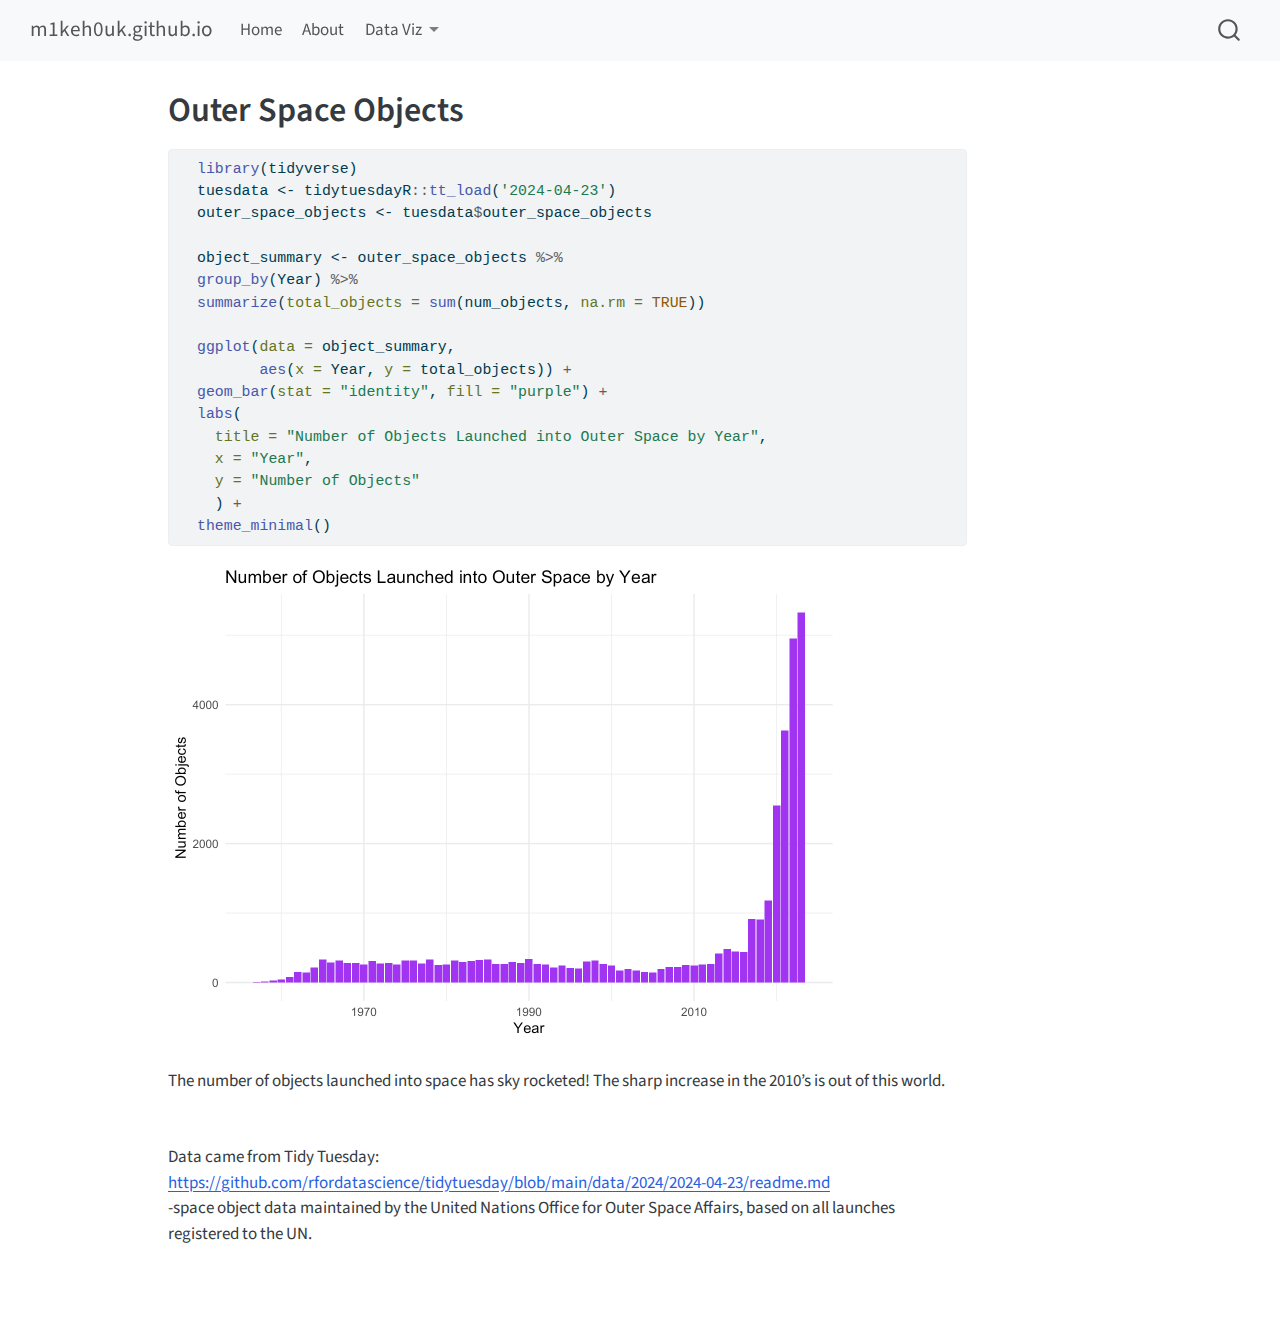
<file: docs/outerSpaceObjects.html>
<!DOCTYPE html>
<html xmlns="http://www.w3.org/1999/xhtml" lang="en" xml:lang="en"><head>

<meta charset="utf-8">
<meta name="generator" content="quarto-1.4.555">

<meta name="viewport" content="width=device-width, initial-scale=1.0, user-scalable=yes">


<title>m1keh0uk.github.io - Outer Space Objects</title>
<style>
code{white-space: pre-wrap;}
span.smallcaps{font-variant: small-caps;}
div.columns{display: flex; gap: min(4vw, 1.5em);}
div.column{flex: auto; overflow-x: auto;}
div.hanging-indent{margin-left: 1.5em; text-indent: -1.5em;}
ul.task-list{list-style: none;}
ul.task-list li input[type="checkbox"] {
  width: 0.8em;
  margin: 0 0.8em 0.2em -1em; /* quarto-specific, see https://github.com/quarto-dev/quarto-cli/issues/4556 */ 
  vertical-align: middle;
}
/* CSS for syntax highlighting */
pre > code.sourceCode { white-space: pre; position: relative; }
pre > code.sourceCode > span { line-height: 1.25; }
pre > code.sourceCode > span:empty { height: 1.2em; }
.sourceCode { overflow: visible; }
code.sourceCode > span { color: inherit; text-decoration: inherit; }
div.sourceCode { margin: 1em 0; }
pre.sourceCode { margin: 0; }
@media screen {
div.sourceCode { overflow: auto; }
}
@media print {
pre > code.sourceCode { white-space: pre-wrap; }
pre > code.sourceCode > span { text-indent: -5em; padding-left: 5em; }
}
pre.numberSource code
  { counter-reset: source-line 0; }
pre.numberSource code > span
  { position: relative; left: -4em; counter-increment: source-line; }
pre.numberSource code > span > a:first-child::before
  { content: counter(source-line);
    position: relative; left: -1em; text-align: right; vertical-align: baseline;
    border: none; display: inline-block;
    -webkit-touch-callout: none; -webkit-user-select: none;
    -khtml-user-select: none; -moz-user-select: none;
    -ms-user-select: none; user-select: none;
    padding: 0 4px; width: 4em;
  }
pre.numberSource { margin-left: 3em;  padding-left: 4px; }
div.sourceCode
  {   }
@media screen {
pre > code.sourceCode > span > a:first-child::before { text-decoration: underline; }
}
</style>


<script src="site_libs/quarto-nav/quarto-nav.js"></script>
<script src="site_libs/quarto-nav/headroom.min.js"></script>
<script src="site_libs/clipboard/clipboard.min.js"></script>
<script src="site_libs/quarto-search/autocomplete.umd.js"></script>
<script src="site_libs/quarto-search/fuse.min.js"></script>
<script src="site_libs/quarto-search/quarto-search.js"></script>
<meta name="quarto:offset" content="./">
<script src="site_libs/quarto-html/quarto.js"></script>
<script src="site_libs/quarto-html/popper.min.js"></script>
<script src="site_libs/quarto-html/tippy.umd.min.js"></script>
<script src="site_libs/quarto-html/anchor.min.js"></script>
<link href="site_libs/quarto-html/tippy.css" rel="stylesheet">
<link href="site_libs/quarto-html/quarto-syntax-highlighting.css" rel="stylesheet" id="quarto-text-highlighting-styles">
<script src="site_libs/bootstrap/bootstrap.min.js"></script>
<link href="site_libs/bootstrap/bootstrap-icons.css" rel="stylesheet">
<link href="site_libs/bootstrap/bootstrap.min.css" rel="stylesheet" id="quarto-bootstrap" data-mode="light">
<script id="quarto-search-options" type="application/json">{
  "location": "navbar",
  "copy-button": false,
  "collapse-after": 3,
  "panel-placement": "end",
  "type": "overlay",
  "limit": 50,
  "keyboard-shortcut": [
    "f",
    "/",
    "s"
  ],
  "show-item-context": false,
  "language": {
    "search-no-results-text": "No results",
    "search-matching-documents-text": "matching documents",
    "search-copy-link-title": "Copy link to search",
    "search-hide-matches-text": "Hide additional matches",
    "search-more-match-text": "more match in this document",
    "search-more-matches-text": "more matches in this document",
    "search-clear-button-title": "Clear",
    "search-text-placeholder": "",
    "search-detached-cancel-button-title": "Cancel",
    "search-submit-button-title": "Submit",
    "search-label": "Search"
  }
}</script>


<link rel="stylesheet" href="styles.css">
</head>

<body class="nav-fixed">

<div id="quarto-search-results"></div>
  <header id="quarto-header" class="headroom fixed-top">
    <nav class="navbar navbar-expand-lg " data-bs-theme="dark">
      <div class="navbar-container container-fluid">
      <div class="navbar-brand-container mx-auto">
    <a class="navbar-brand" href="./index.html">
    <span class="navbar-title">m1keh0uk.github.io</span>
    </a>
  </div>
            <div id="quarto-search" class="" title="Search"></div>
          <button class="navbar-toggler" type="button" data-bs-toggle="collapse" data-bs-target="#navbarCollapse" aria-controls="navbarCollapse" aria-expanded="false" aria-label="Toggle navigation" onclick="if (window.quartoToggleHeadroom) { window.quartoToggleHeadroom(); }">
  <span class="navbar-toggler-icon"></span>
</button>
          <div class="collapse navbar-collapse" id="navbarCollapse">
            <ul class="navbar-nav navbar-nav-scroll me-auto">
  <li class="nav-item">
    <a class="nav-link" href="./index.html"> 
<span class="menu-text">Home</span></a>
  </li>  
  <li class="nav-item">
    <a class="nav-link" href="./about.html"> 
<span class="menu-text">About</span></a>
  </li>  
  <li class="nav-item dropdown ">
    <a class="nav-link dropdown-toggle" href="#" id="nav-menu-data-viz" role="button" data-bs-toggle="dropdown" aria-expanded="false">
 <span class="menu-text">Data Viz</span>
    </a>
    <ul class="dropdown-menu" aria-labelledby="nav-menu-data-viz">    
        <li>
    <a class="dropdown-item" href="./worldsfairs.html">
 <span class="dropdown-text">World’s Fair</span></a>
  </li>  
        <li>
    <a class="dropdown-item" href="./outerSpaceObjects.html">
 <span class="dropdown-text">Outer Space Objects</span></a>
  </li>  
        <li>
    <a class="dropdown-item" href="./obamaTweets.html">
 <span class="dropdown-text">Obama’s Tweets</span></a>
  </li>  
        <li>
    <a class="dropdown-item" href="./planeSimulation.html">
 <span class="dropdown-text">Drunk Passenger Simualtion</span></a>
  </li>  
        <li>
    <a class="dropdown-item" href="./WAI.html">
 <span class="dropdown-text">WAI measures</span></a>
  </li>  
        <li>
    <a class="dropdown-item" href="./presentation.html">
 <span class="dropdown-text">End of Semester Presentaion</span></a>
  </li>  
    </ul>
  </li>
</ul>
          </div> <!-- /navcollapse -->
          <div class="quarto-navbar-tools">
</div>
      </div> <!-- /container-fluid -->
    </nav>
</header>
<!-- content -->
<div id="quarto-content" class="quarto-container page-columns page-rows-contents page-layout-article page-navbar">
<!-- sidebar -->
<!-- margin-sidebar -->
    <div id="quarto-margin-sidebar" class="sidebar margin-sidebar">
        
    </div>
<!-- main -->
<main class="content" id="quarto-document-content">

<header id="title-block-header" class="quarto-title-block default">
<div class="quarto-title">
<h1 class="title">Outer Space Objects</h1>
</div>



<div class="quarto-title-meta">

    
  
    
  </div>
  


</header>


<div class="cell">
<div class="sourceCode cell-code" id="cb1"><pre class="sourceCode r code-with-copy"><code class="sourceCode r"><span id="cb1-1"><a href="#cb1-1" aria-hidden="true" tabindex="-1"></a>  <span class="fu">library</span>(tidyverse)</span>
<span id="cb1-2"><a href="#cb1-2" aria-hidden="true" tabindex="-1"></a>  tuesdata <span class="ot">&lt;-</span> tidytuesdayR<span class="sc">::</span><span class="fu">tt_load</span>(<span class="st">'2024-04-23'</span>)</span>
<span id="cb1-3"><a href="#cb1-3" aria-hidden="true" tabindex="-1"></a>  outer_space_objects <span class="ot">&lt;-</span> tuesdata<span class="sc">$</span>outer_space_objects</span>
<span id="cb1-4"><a href="#cb1-4" aria-hidden="true" tabindex="-1"></a>  </span>
<span id="cb1-5"><a href="#cb1-5" aria-hidden="true" tabindex="-1"></a>  object_summary <span class="ot">&lt;-</span> outer_space_objects <span class="sc">%&gt;%</span></span>
<span id="cb1-6"><a href="#cb1-6" aria-hidden="true" tabindex="-1"></a>  <span class="fu">group_by</span>(Year) <span class="sc">%&gt;%</span></span>
<span id="cb1-7"><a href="#cb1-7" aria-hidden="true" tabindex="-1"></a>  <span class="fu">summarize</span>(<span class="at">total_objects =</span> <span class="fu">sum</span>(num_objects, <span class="at">na.rm =</span> <span class="cn">TRUE</span>))</span>
<span id="cb1-8"><a href="#cb1-8" aria-hidden="true" tabindex="-1"></a>  </span>
<span id="cb1-9"><a href="#cb1-9" aria-hidden="true" tabindex="-1"></a>  <span class="fu">ggplot</span>(<span class="at">data =</span> object_summary, </span>
<span id="cb1-10"><a href="#cb1-10" aria-hidden="true" tabindex="-1"></a>         <span class="fu">aes</span>(<span class="at">x =</span> Year, <span class="at">y =</span> total_objects)) <span class="sc">+</span></span>
<span id="cb1-11"><a href="#cb1-11" aria-hidden="true" tabindex="-1"></a>  <span class="fu">geom_bar</span>(<span class="at">stat =</span> <span class="st">"identity"</span>, <span class="at">fill =</span> <span class="st">"purple"</span>) <span class="sc">+</span></span>
<span id="cb1-12"><a href="#cb1-12" aria-hidden="true" tabindex="-1"></a>  <span class="fu">labs</span>(</span>
<span id="cb1-13"><a href="#cb1-13" aria-hidden="true" tabindex="-1"></a>    <span class="at">title =</span> <span class="st">"Number of Objects Launched into Outer Space by Year"</span>,</span>
<span id="cb1-14"><a href="#cb1-14" aria-hidden="true" tabindex="-1"></a>    <span class="at">x =</span> <span class="st">"Year"</span>,</span>
<span id="cb1-15"><a href="#cb1-15" aria-hidden="true" tabindex="-1"></a>    <span class="at">y =</span> <span class="st">"Number of Objects"</span></span>
<span id="cb1-16"><a href="#cb1-16" aria-hidden="true" tabindex="-1"></a>    ) <span class="sc">+</span></span>
<span id="cb1-17"><a href="#cb1-17" aria-hidden="true" tabindex="-1"></a>  <span class="fu">theme_minimal</span>()</span></code><button title="Copy to Clipboard" class="code-copy-button"><i class="bi"></i></button></pre></div>
<div class="cell-output-display">
<div>
<figure class="figure">
<p><img src="outerSpaceObjects_files/figure-html/unnamed-chunk-1-1.png" class="img-fluid figure-img" width="672"></p>
</figure>
</div>
</div>
</div>
<p>The number of objects launched into space has sky rocketed! The sharp increase in the 2010’s is out of this world.<br>
<br>
<br>
Data came from Tidy Tuesday:<br>
<a href="https://github.com/rfordatascience/tidytuesday/blob/main/data/2024/2024-04-23/readme.md" class="uri">https://github.com/rfordatascience/tidytuesday/blob/main/data/2024/2024-04-23/readme.md</a><br>
-space object data maintained by the United Nations Office for Outer Space Affairs, based on all launches registered to the UN.</p>



</main> <!-- /main -->
<script id="quarto-html-after-body" type="application/javascript">
window.document.addEventListener("DOMContentLoaded", function (event) {
  const toggleBodyColorMode = (bsSheetEl) => {
    const mode = bsSheetEl.getAttribute("data-mode");
    const bodyEl = window.document.querySelector("body");
    if (mode === "dark") {
      bodyEl.classList.add("quarto-dark");
      bodyEl.classList.remove("quarto-light");
    } else {
      bodyEl.classList.add("quarto-light");
      bodyEl.classList.remove("quarto-dark");
    }
  }
  const toggleBodyColorPrimary = () => {
    const bsSheetEl = window.document.querySelector("link#quarto-bootstrap");
    if (bsSheetEl) {
      toggleBodyColorMode(bsSheetEl);
    }
  }
  toggleBodyColorPrimary();  
  const icon = "";
  const anchorJS = new window.AnchorJS();
  anchorJS.options = {
    placement: 'right',
    icon: icon
  };
  anchorJS.add('.anchored');
  const isCodeAnnotation = (el) => {
    for (const clz of el.classList) {
      if (clz.startsWith('code-annotation-')) {                     
        return true;
      }
    }
    return false;
  }
  const clipboard = new window.ClipboardJS('.code-copy-button', {
    text: function(trigger) {
      const codeEl = trigger.previousElementSibling.cloneNode(true);
      for (const childEl of codeEl.children) {
        if (isCodeAnnotation(childEl)) {
          childEl.remove();
        }
      }
      return codeEl.innerText;
    }
  });
  clipboard.on('success', function(e) {
    // button target
    const button = e.trigger;
    // don't keep focus
    button.blur();
    // flash "checked"
    button.classList.add('code-copy-button-checked');
    var currentTitle = button.getAttribute("title");
    button.setAttribute("title", "Copied!");
    let tooltip;
    if (window.bootstrap) {
      button.setAttribute("data-bs-toggle", "tooltip");
      button.setAttribute("data-bs-placement", "left");
      button.setAttribute("data-bs-title", "Copied!");
      tooltip = new bootstrap.Tooltip(button, 
        { trigger: "manual", 
          customClass: "code-copy-button-tooltip",
          offset: [0, -8]});
      tooltip.show();    
    }
    setTimeout(function() {
      if (tooltip) {
        tooltip.hide();
        button.removeAttribute("data-bs-title");
        button.removeAttribute("data-bs-toggle");
        button.removeAttribute("data-bs-placement");
      }
      button.setAttribute("title", currentTitle);
      button.classList.remove('code-copy-button-checked');
    }, 1000);
    // clear code selection
    e.clearSelection();
  });
    var localhostRegex = new RegExp(/^(?:http|https):\/\/localhost\:?[0-9]*\//);
    var mailtoRegex = new RegExp(/^mailto:/);
      var filterRegex = new RegExp('/' + window.location.host + '/');
    var isInternal = (href) => {
        return filterRegex.test(href) || localhostRegex.test(href) || mailtoRegex.test(href);
    }
    // Inspect non-navigation links and adorn them if external
 	var links = window.document.querySelectorAll('a[href]:not(.nav-link):not(.navbar-brand):not(.toc-action):not(.sidebar-link):not(.sidebar-item-toggle):not(.pagination-link):not(.no-external):not([aria-hidden]):not(.dropdown-item):not(.quarto-navigation-tool)');
    for (var i=0; i<links.length; i++) {
      const link = links[i];
      if (!isInternal(link.href)) {
        // undo the damage that might have been done by quarto-nav.js in the case of
        // links that we want to consider external
        if (link.dataset.originalHref !== undefined) {
          link.href = link.dataset.originalHref;
        }
      }
    }
  function tippyHover(el, contentFn, onTriggerFn, onUntriggerFn) {
    const config = {
      allowHTML: true,
      maxWidth: 500,
      delay: 100,
      arrow: false,
      appendTo: function(el) {
          return el.parentElement;
      },
      interactive: true,
      interactiveBorder: 10,
      theme: 'quarto',
      placement: 'bottom-start',
    };
    if (contentFn) {
      config.content = contentFn;
    }
    if (onTriggerFn) {
      config.onTrigger = onTriggerFn;
    }
    if (onUntriggerFn) {
      config.onUntrigger = onUntriggerFn;
    }
    window.tippy(el, config); 
  }
  const noterefs = window.document.querySelectorAll('a[role="doc-noteref"]');
  for (var i=0; i<noterefs.length; i++) {
    const ref = noterefs[i];
    tippyHover(ref, function() {
      // use id or data attribute instead here
      let href = ref.getAttribute('data-footnote-href') || ref.getAttribute('href');
      try { href = new URL(href).hash; } catch {}
      const id = href.replace(/^#\/?/, "");
      const note = window.document.getElementById(id);
      if (note) {
        return note.innerHTML;
      } else {
        return "";
      }
    });
  }
  const xrefs = window.document.querySelectorAll('a.quarto-xref');
  const processXRef = (id, note) => {
    // Strip column container classes
    const stripColumnClz = (el) => {
      el.classList.remove("page-full", "page-columns");
      if (el.children) {
        for (const child of el.children) {
          stripColumnClz(child);
        }
      }
    }
    stripColumnClz(note)
    if (id === null || id.startsWith('sec-')) {
      // Special case sections, only their first couple elements
      const container = document.createElement("div");
      if (note.children && note.children.length > 2) {
        container.appendChild(note.children[0].cloneNode(true));
        for (let i = 1; i < note.children.length; i++) {
          const child = note.children[i];
          if (child.tagName === "P" && child.innerText === "") {
            continue;
          } else {
            container.appendChild(child.cloneNode(true));
            break;
          }
        }
        if (window.Quarto?.typesetMath) {
          window.Quarto.typesetMath(container);
        }
        return container.innerHTML
      } else {
        if (window.Quarto?.typesetMath) {
          window.Quarto.typesetMath(note);
        }
        return note.innerHTML;
      }
    } else {
      // Remove any anchor links if they are present
      const anchorLink = note.querySelector('a.anchorjs-link');
      if (anchorLink) {
        anchorLink.remove();
      }
      if (window.Quarto?.typesetMath) {
        window.Quarto.typesetMath(note);
      }
      // TODO in 1.5, we should make sure this works without a callout special case
      if (note.classList.contains("callout")) {
        return note.outerHTML;
      } else {
        return note.innerHTML;
      }
    }
  }
  for (var i=0; i<xrefs.length; i++) {
    const xref = xrefs[i];
    tippyHover(xref, undefined, function(instance) {
      instance.disable();
      let url = xref.getAttribute('href');
      let hash = undefined; 
      if (url.startsWith('#')) {
        hash = url;
      } else {
        try { hash = new URL(url).hash; } catch {}
      }
      if (hash) {
        const id = hash.replace(/^#\/?/, "");
        const note = window.document.getElementById(id);
        if (note !== null) {
          try {
            const html = processXRef(id, note.cloneNode(true));
            instance.setContent(html);
          } finally {
            instance.enable();
            instance.show();
          }
        } else {
          // See if we can fetch this
          fetch(url.split('#')[0])
          .then(res => res.text())
          .then(html => {
            const parser = new DOMParser();
            const htmlDoc = parser.parseFromString(html, "text/html");
            const note = htmlDoc.getElementById(id);
            if (note !== null) {
              const html = processXRef(id, note);
              instance.setContent(html);
            } 
          }).finally(() => {
            instance.enable();
            instance.show();
          });
        }
      } else {
        // See if we can fetch a full url (with no hash to target)
        // This is a special case and we should probably do some content thinning / targeting
        fetch(url)
        .then(res => res.text())
        .then(html => {
          const parser = new DOMParser();
          const htmlDoc = parser.parseFromString(html, "text/html");
          const note = htmlDoc.querySelector('main.content');
          if (note !== null) {
            // This should only happen for chapter cross references
            // (since there is no id in the URL)
            // remove the first header
            if (note.children.length > 0 && note.children[0].tagName === "HEADER") {
              note.children[0].remove();
            }
            const html = processXRef(null, note);
            instance.setContent(html);
          } 
        }).finally(() => {
          instance.enable();
          instance.show();
        });
      }
    }, function(instance) {
    });
  }
      let selectedAnnoteEl;
      const selectorForAnnotation = ( cell, annotation) => {
        let cellAttr = 'data-code-cell="' + cell + '"';
        let lineAttr = 'data-code-annotation="' +  annotation + '"';
        const selector = 'span[' + cellAttr + '][' + lineAttr + ']';
        return selector;
      }
      const selectCodeLines = (annoteEl) => {
        const doc = window.document;
        const targetCell = annoteEl.getAttribute("data-target-cell");
        const targetAnnotation = annoteEl.getAttribute("data-target-annotation");
        const annoteSpan = window.document.querySelector(selectorForAnnotation(targetCell, targetAnnotation));
        const lines = annoteSpan.getAttribute("data-code-lines").split(",");
        const lineIds = lines.map((line) => {
          return targetCell + "-" + line;
        })
        let top = null;
        let height = null;
        let parent = null;
        if (lineIds.length > 0) {
            //compute the position of the single el (top and bottom and make a div)
            const el = window.document.getElementById(lineIds[0]);
            top = el.offsetTop;
            height = el.offsetHeight;
            parent = el.parentElement.parentElement;
          if (lineIds.length > 1) {
            const lastEl = window.document.getElementById(lineIds[lineIds.length - 1]);
            const bottom = lastEl.offsetTop + lastEl.offsetHeight;
            height = bottom - top;
          }
          if (top !== null && height !== null && parent !== null) {
            // cook up a div (if necessary) and position it 
            let div = window.document.getElementById("code-annotation-line-highlight");
            if (div === null) {
              div = window.document.createElement("div");
              div.setAttribute("id", "code-annotation-line-highlight");
              div.style.position = 'absolute';
              parent.appendChild(div);
            }
            div.style.top = top - 2 + "px";
            div.style.height = height + 4 + "px";
            div.style.left = 0;
            let gutterDiv = window.document.getElementById("code-annotation-line-highlight-gutter");
            if (gutterDiv === null) {
              gutterDiv = window.document.createElement("div");
              gutterDiv.setAttribute("id", "code-annotation-line-highlight-gutter");
              gutterDiv.style.position = 'absolute';
              const codeCell = window.document.getElementById(targetCell);
              const gutter = codeCell.querySelector('.code-annotation-gutter');
              gutter.appendChild(gutterDiv);
            }
            gutterDiv.style.top = top - 2 + "px";
            gutterDiv.style.height = height + 4 + "px";
          }
          selectedAnnoteEl = annoteEl;
        }
      };
      const unselectCodeLines = () => {
        const elementsIds = ["code-annotation-line-highlight", "code-annotation-line-highlight-gutter"];
        elementsIds.forEach((elId) => {
          const div = window.document.getElementById(elId);
          if (div) {
            div.remove();
          }
        });
        selectedAnnoteEl = undefined;
      };
        // Handle positioning of the toggle
    window.addEventListener(
      "resize",
      throttle(() => {
        elRect = undefined;
        if (selectedAnnoteEl) {
          selectCodeLines(selectedAnnoteEl);
        }
      }, 10)
    );
    function throttle(fn, ms) {
    let throttle = false;
    let timer;
      return (...args) => {
        if(!throttle) { // first call gets through
            fn.apply(this, args);
            throttle = true;
        } else { // all the others get throttled
            if(timer) clearTimeout(timer); // cancel #2
            timer = setTimeout(() => {
              fn.apply(this, args);
              timer = throttle = false;
            }, ms);
        }
      };
    }
      // Attach click handler to the DT
      const annoteDls = window.document.querySelectorAll('dt[data-target-cell]');
      for (const annoteDlNode of annoteDls) {
        annoteDlNode.addEventListener('click', (event) => {
          const clickedEl = event.target;
          if (clickedEl !== selectedAnnoteEl) {
            unselectCodeLines();
            const activeEl = window.document.querySelector('dt[data-target-cell].code-annotation-active');
            if (activeEl) {
              activeEl.classList.remove('code-annotation-active');
            }
            selectCodeLines(clickedEl);
            clickedEl.classList.add('code-annotation-active');
          } else {
            // Unselect the line
            unselectCodeLines();
            clickedEl.classList.remove('code-annotation-active');
          }
        });
      }
  const findCites = (el) => {
    const parentEl = el.parentElement;
    if (parentEl) {
      const cites = parentEl.dataset.cites;
      if (cites) {
        return {
          el,
          cites: cites.split(' ')
        };
      } else {
        return findCites(el.parentElement)
      }
    } else {
      return undefined;
    }
  };
  var bibliorefs = window.document.querySelectorAll('a[role="doc-biblioref"]');
  for (var i=0; i<bibliorefs.length; i++) {
    const ref = bibliorefs[i];
    const citeInfo = findCites(ref);
    if (citeInfo) {
      tippyHover(citeInfo.el, function() {
        var popup = window.document.createElement('div');
        citeInfo.cites.forEach(function(cite) {
          var citeDiv = window.document.createElement('div');
          citeDiv.classList.add('hanging-indent');
          citeDiv.classList.add('csl-entry');
          var biblioDiv = window.document.getElementById('ref-' + cite);
          if (biblioDiv) {
            citeDiv.innerHTML = biblioDiv.innerHTML;
          }
          popup.appendChild(citeDiv);
        });
        return popup.innerHTML;
      });
    }
  }
});
</script>
</div> <!-- /content -->




</body></html>
</file>
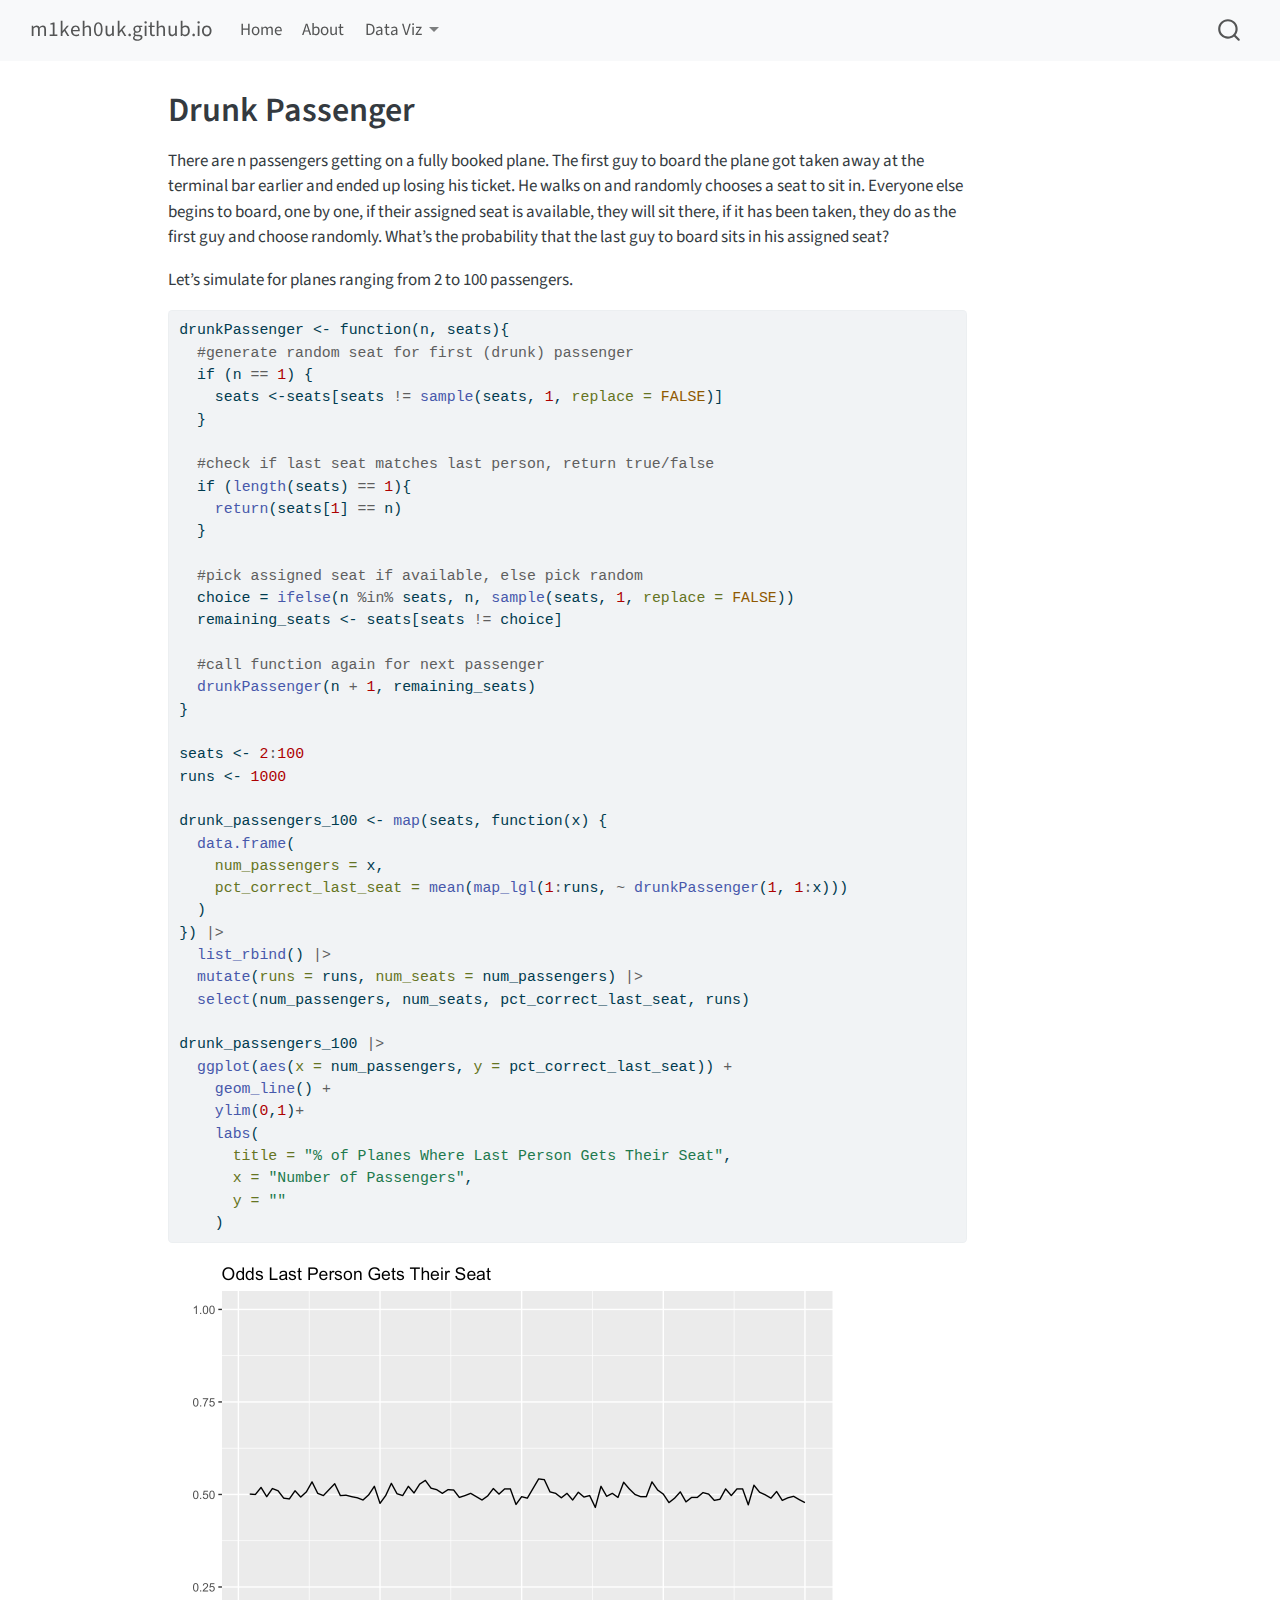
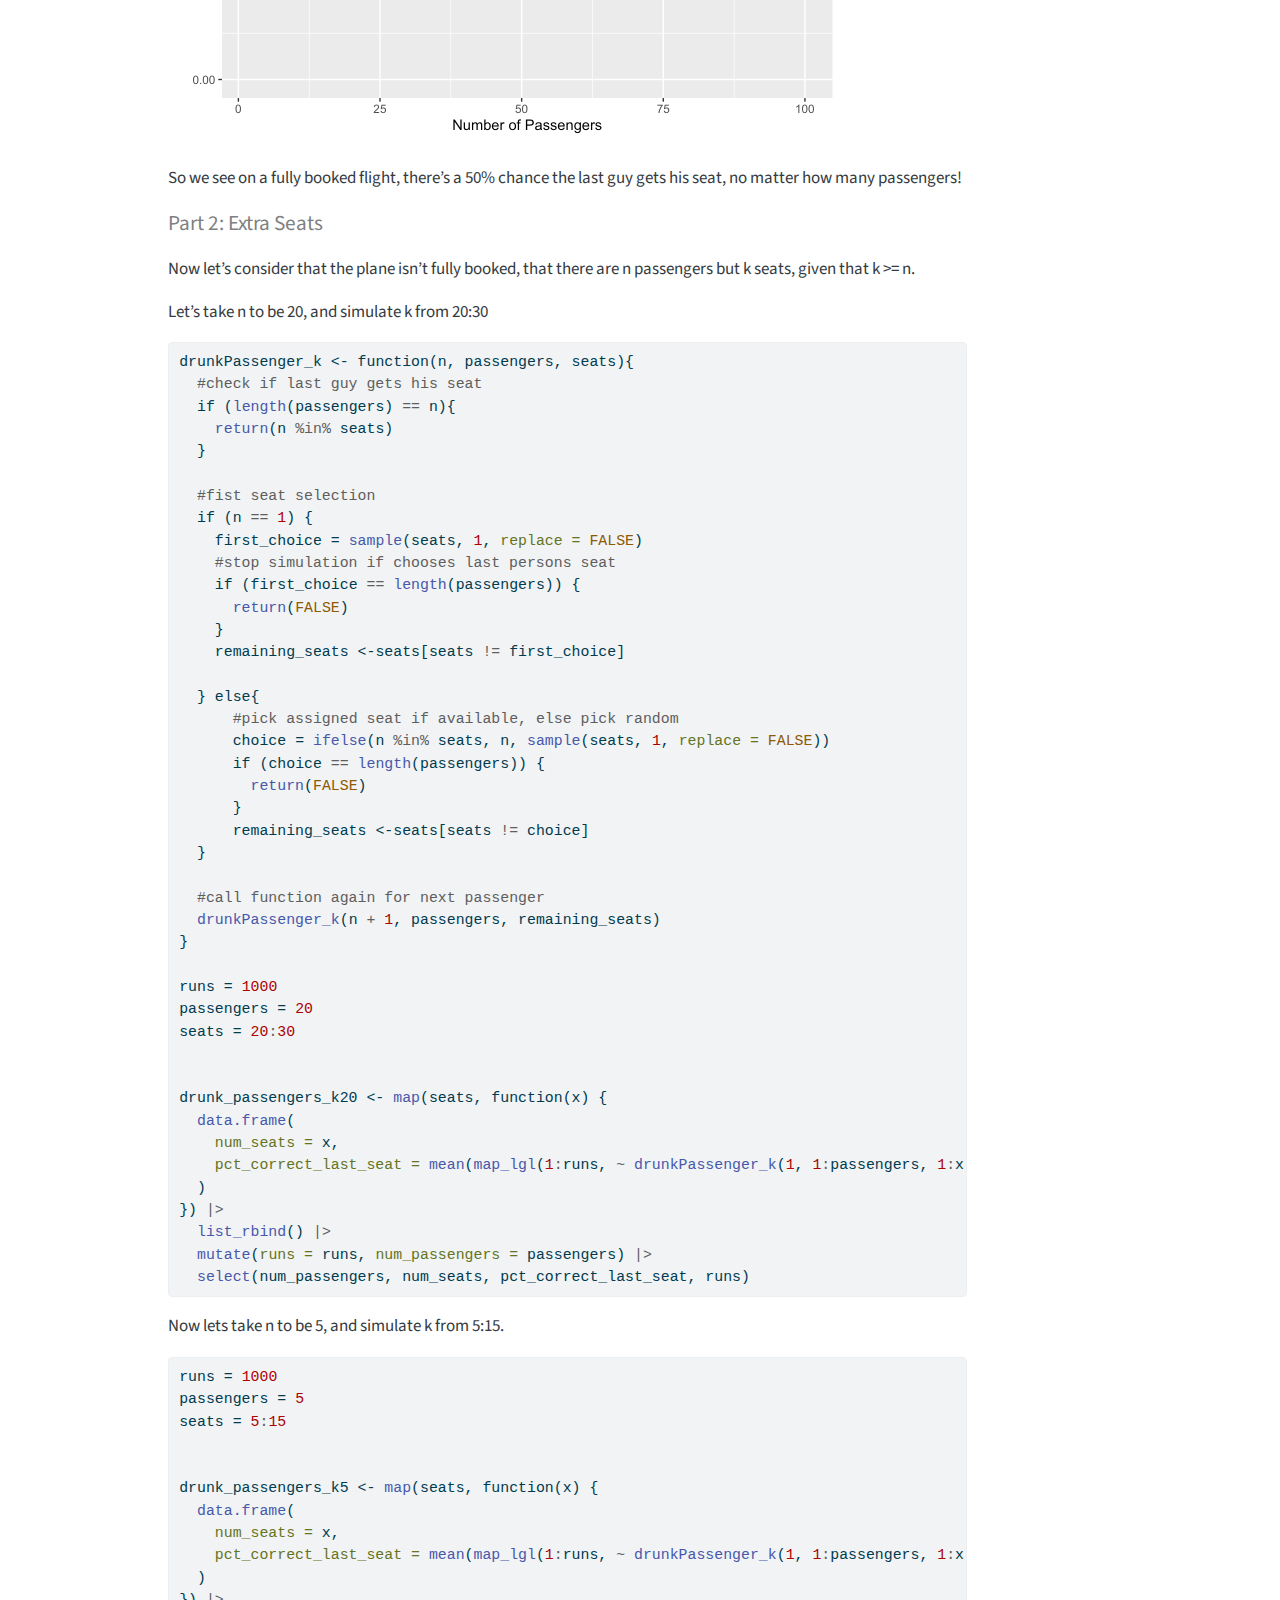
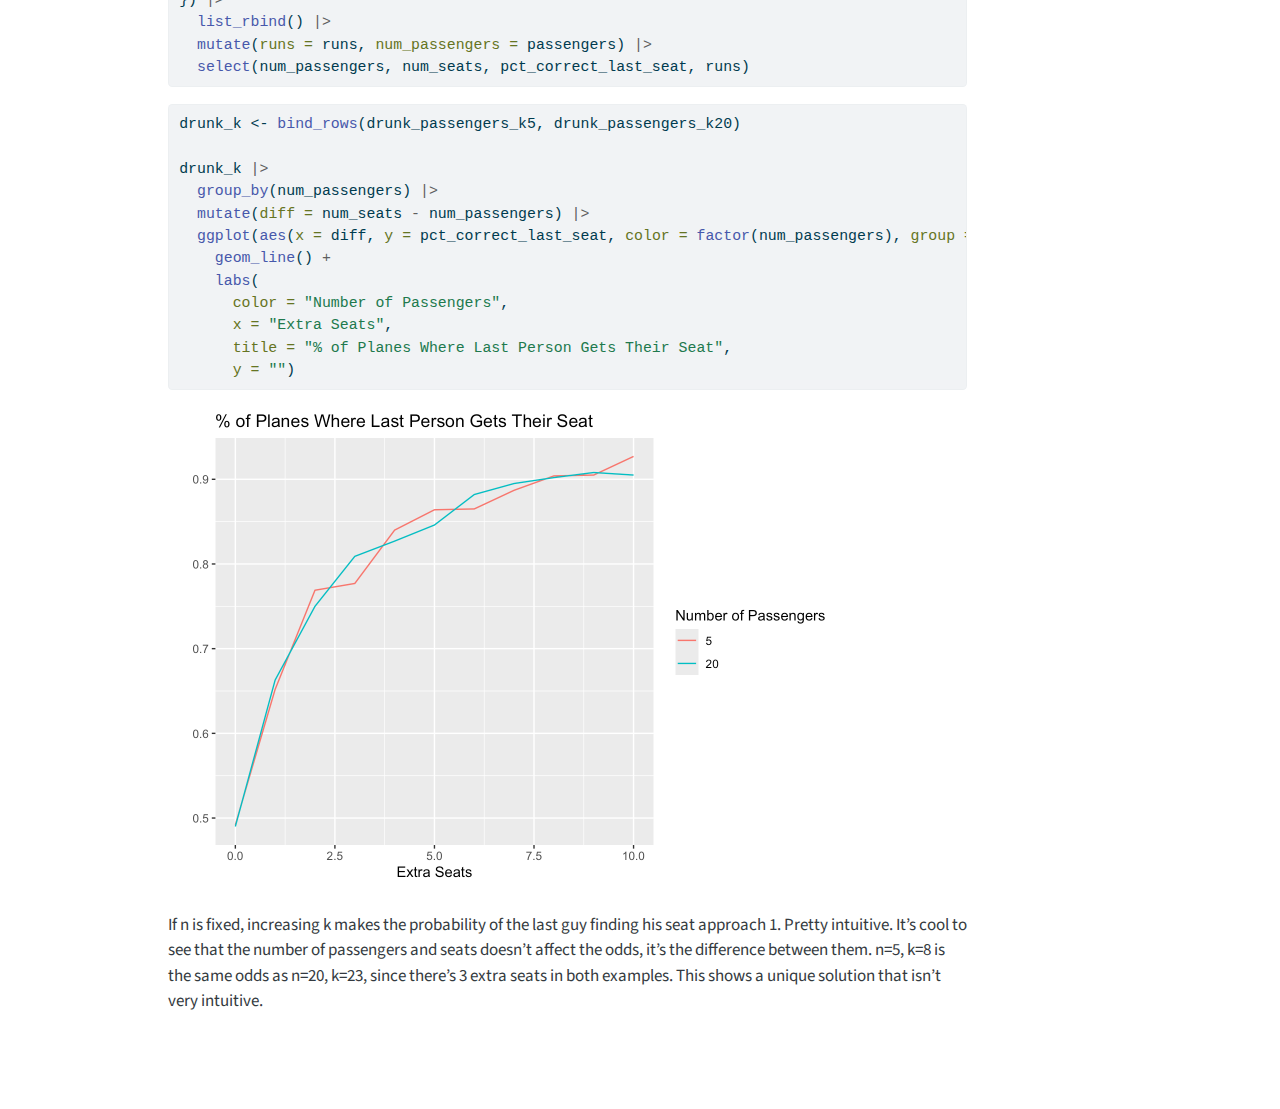
<file: docs/planeSimulation.html>
<!DOCTYPE html>
<html xmlns="http://www.w3.org/1999/xhtml" lang="en" xml:lang="en"><head>

<meta charset="utf-8">
<meta name="generator" content="quarto-1.4.555">

<meta name="viewport" content="width=device-width, initial-scale=1.0, user-scalable=yes">


<title>m1keh0uk.github.io - Drunk Passenger</title>
<style>
code{white-space: pre-wrap;}
span.smallcaps{font-variant: small-caps;}
div.columns{display: flex; gap: min(4vw, 1.5em);}
div.column{flex: auto; overflow-x: auto;}
div.hanging-indent{margin-left: 1.5em; text-indent: -1.5em;}
ul.task-list{list-style: none;}
ul.task-list li input[type="checkbox"] {
  width: 0.8em;
  margin: 0 0.8em 0.2em -1em; /* quarto-specific, see https://github.com/quarto-dev/quarto-cli/issues/4556 */ 
  vertical-align: middle;
}
/* CSS for syntax highlighting */
pre > code.sourceCode { white-space: pre; position: relative; }
pre > code.sourceCode > span { line-height: 1.25; }
pre > code.sourceCode > span:empty { height: 1.2em; }
.sourceCode { overflow: visible; }
code.sourceCode > span { color: inherit; text-decoration: inherit; }
div.sourceCode { margin: 1em 0; }
pre.sourceCode { margin: 0; }
@media screen {
div.sourceCode { overflow: auto; }
}
@media print {
pre > code.sourceCode { white-space: pre-wrap; }
pre > code.sourceCode > span { text-indent: -5em; padding-left: 5em; }
}
pre.numberSource code
  { counter-reset: source-line 0; }
pre.numberSource code > span
  { position: relative; left: -4em; counter-increment: source-line; }
pre.numberSource code > span > a:first-child::before
  { content: counter(source-line);
    position: relative; left: -1em; text-align: right; vertical-align: baseline;
    border: none; display: inline-block;
    -webkit-touch-callout: none; -webkit-user-select: none;
    -khtml-user-select: none; -moz-user-select: none;
    -ms-user-select: none; user-select: none;
    padding: 0 4px; width: 4em;
  }
pre.numberSource { margin-left: 3em;  padding-left: 4px; }
div.sourceCode
  {   }
@media screen {
pre > code.sourceCode > span > a:first-child::before { text-decoration: underline; }
}
</style>


<script src="site_libs/quarto-nav/quarto-nav.js"></script>
<script src="site_libs/quarto-nav/headroom.min.js"></script>
<script src="site_libs/clipboard/clipboard.min.js"></script>
<script src="site_libs/quarto-search/autocomplete.umd.js"></script>
<script src="site_libs/quarto-search/fuse.min.js"></script>
<script src="site_libs/quarto-search/quarto-search.js"></script>
<meta name="quarto:offset" content="./">
<script src="site_libs/quarto-html/quarto.js"></script>
<script src="site_libs/quarto-html/popper.min.js"></script>
<script src="site_libs/quarto-html/tippy.umd.min.js"></script>
<script src="site_libs/quarto-html/anchor.min.js"></script>
<link href="site_libs/quarto-html/tippy.css" rel="stylesheet">
<link href="site_libs/quarto-html/quarto-syntax-highlighting.css" rel="stylesheet" id="quarto-text-highlighting-styles">
<script src="site_libs/bootstrap/bootstrap.min.js"></script>
<link href="site_libs/bootstrap/bootstrap-icons.css" rel="stylesheet">
<link href="site_libs/bootstrap/bootstrap.min.css" rel="stylesheet" id="quarto-bootstrap" data-mode="light">
<script id="quarto-search-options" type="application/json">{
  "location": "navbar",
  "copy-button": false,
  "collapse-after": 3,
  "panel-placement": "end",
  "type": "overlay",
  "limit": 50,
  "keyboard-shortcut": [
    "f",
    "/",
    "s"
  ],
  "show-item-context": false,
  "language": {
    "search-no-results-text": "No results",
    "search-matching-documents-text": "matching documents",
    "search-copy-link-title": "Copy link to search",
    "search-hide-matches-text": "Hide additional matches",
    "search-more-match-text": "more match in this document",
    "search-more-matches-text": "more matches in this document",
    "search-clear-button-title": "Clear",
    "search-text-placeholder": "",
    "search-detached-cancel-button-title": "Cancel",
    "search-submit-button-title": "Submit",
    "search-label": "Search"
  }
}</script>


<link rel="stylesheet" href="styles.css">
</head>

<body class="nav-fixed">

<div id="quarto-search-results"></div>
  <header id="quarto-header" class="headroom fixed-top">
    <nav class="navbar navbar-expand-lg " data-bs-theme="dark">
      <div class="navbar-container container-fluid">
      <div class="navbar-brand-container mx-auto">
    <a class="navbar-brand" href="./index.html">
    <span class="navbar-title">m1keh0uk.github.io</span>
    </a>
  </div>
            <div id="quarto-search" class="" title="Search"></div>
          <button class="navbar-toggler" type="button" data-bs-toggle="collapse" data-bs-target="#navbarCollapse" aria-controls="navbarCollapse" aria-expanded="false" aria-label="Toggle navigation" onclick="if (window.quartoToggleHeadroom) { window.quartoToggleHeadroom(); }">
  <span class="navbar-toggler-icon"></span>
</button>
          <div class="collapse navbar-collapse" id="navbarCollapse">
            <ul class="navbar-nav navbar-nav-scroll me-auto">
  <li class="nav-item">
    <a class="nav-link" href="./index.html"> 
<span class="menu-text">Home</span></a>
  </li>  
  <li class="nav-item">
    <a class="nav-link" href="./about.html"> 
<span class="menu-text">About</span></a>
  </li>  
  <li class="nav-item dropdown ">
    <a class="nav-link dropdown-toggle" href="#" id="nav-menu-data-viz" role="button" data-bs-toggle="dropdown" aria-expanded="false">
 <span class="menu-text">Data Viz</span>
    </a>
    <ul class="dropdown-menu" aria-labelledby="nav-menu-data-viz">    
        <li>
    <a class="dropdown-item" href="./worldsfairs.html">
 <span class="dropdown-text">World’s Fair</span></a>
  </li>  
        <li>
    <a class="dropdown-item" href="./outerSpaceObjects.html">
 <span class="dropdown-text">Outer Space Objects</span></a>
  </li>  
        <li>
    <a class="dropdown-item" href="./obamaTweets.html">
 <span class="dropdown-text">Obama’s Tweets</span></a>
  </li>  
        <li>
    <a class="dropdown-item" href="./planeSimulation.html">
 <span class="dropdown-text">Drunk Passenger Simualtion</span></a>
  </li>  
        <li>
    <a class="dropdown-item" href="./WAI.html">
 <span class="dropdown-text">WAI measures</span></a>
  </li>  
        <li>
    <a class="dropdown-item" href="./shinyWAI.html">
 <span class="dropdown-text">Interactive WAI</span></a>
  </li>  
        <li>
    <a class="dropdown-item" href="./presentation.html">
 <span class="dropdown-text">End of Semester Presentaion</span></a>
  </li>  
    </ul>
  </li>
</ul>
          </div> <!-- /navcollapse -->
          <div class="quarto-navbar-tools">
</div>
      </div> <!-- /container-fluid -->
    </nav>
</header>
<!-- content -->
<div id="quarto-content" class="quarto-container page-columns page-rows-contents page-layout-article page-navbar">
<!-- sidebar -->
<!-- margin-sidebar -->
    <div id="quarto-margin-sidebar" class="sidebar margin-sidebar">
        
    </div>
<!-- main -->
<main class="content" id="quarto-document-content">

<header id="title-block-header" class="quarto-title-block default">
<div class="quarto-title">
<h1 class="title">Drunk Passenger</h1>
</div>



<div class="quarto-title-meta">

    
  
    
  </div>
  


</header>


<p>There are n passengers getting on a fully booked plane. The first guy to board the plane got taken away at the terminal bar earlier and ended up losing his ticket. He walks on and randomly chooses a seat to sit in. Everyone else begins to board, one by one, if their assigned seat is available, they will sit there, if it has been taken, they do as the first guy and choose randomly. What’s the probability that the last guy to board sits in his assigned seat?</p>
<p>Let’s simulate for planes ranging from 2 to 100 passengers.</p>
<div class="cell">
<div class="sourceCode cell-code" id="cb1"><pre class="sourceCode r code-with-copy"><code class="sourceCode r"><span id="cb1-1"><a href="#cb1-1" aria-hidden="true" tabindex="-1"></a>drunkPassenger <span class="ot">&lt;-</span> <span class="cf">function</span>(n, seats){</span>
<span id="cb1-2"><a href="#cb1-2" aria-hidden="true" tabindex="-1"></a>  <span class="co">#generate random seat for first (drunk) passenger</span></span>
<span id="cb1-3"><a href="#cb1-3" aria-hidden="true" tabindex="-1"></a>  <span class="cf">if</span> (n <span class="sc">==</span> <span class="dv">1</span>) {</span>
<span id="cb1-4"><a href="#cb1-4" aria-hidden="true" tabindex="-1"></a>    seats <span class="ot">&lt;-</span>seats[seats <span class="sc">!=</span> <span class="fu">sample</span>(seats, <span class="dv">1</span>, <span class="at">replace =</span> <span class="cn">FALSE</span>)]</span>
<span id="cb1-5"><a href="#cb1-5" aria-hidden="true" tabindex="-1"></a>  }</span>
<span id="cb1-6"><a href="#cb1-6" aria-hidden="true" tabindex="-1"></a>  </span>
<span id="cb1-7"><a href="#cb1-7" aria-hidden="true" tabindex="-1"></a>  <span class="co">#check if last seat matches last person, return true/false</span></span>
<span id="cb1-8"><a href="#cb1-8" aria-hidden="true" tabindex="-1"></a>  <span class="cf">if</span> (<span class="fu">length</span>(seats) <span class="sc">==</span> <span class="dv">1</span>){</span>
<span id="cb1-9"><a href="#cb1-9" aria-hidden="true" tabindex="-1"></a>    <span class="fu">return</span>(seats[<span class="dv">1</span>] <span class="sc">==</span> n)</span>
<span id="cb1-10"><a href="#cb1-10" aria-hidden="true" tabindex="-1"></a>  }</span>
<span id="cb1-11"><a href="#cb1-11" aria-hidden="true" tabindex="-1"></a>  </span>
<span id="cb1-12"><a href="#cb1-12" aria-hidden="true" tabindex="-1"></a>  <span class="co">#pick assigned seat if available, else pick random</span></span>
<span id="cb1-13"><a href="#cb1-13" aria-hidden="true" tabindex="-1"></a>  choice <span class="ot">=</span> <span class="fu">ifelse</span>(n <span class="sc">%in%</span> seats, n, <span class="fu">sample</span>(seats, <span class="dv">1</span>, <span class="at">replace =</span> <span class="cn">FALSE</span>))</span>
<span id="cb1-14"><a href="#cb1-14" aria-hidden="true" tabindex="-1"></a>  remaining_seats <span class="ot">&lt;-</span> seats[seats <span class="sc">!=</span> choice]</span>
<span id="cb1-15"><a href="#cb1-15" aria-hidden="true" tabindex="-1"></a>  </span>
<span id="cb1-16"><a href="#cb1-16" aria-hidden="true" tabindex="-1"></a>  <span class="co">#call function again for next passenger</span></span>
<span id="cb1-17"><a href="#cb1-17" aria-hidden="true" tabindex="-1"></a>  <span class="fu">drunkPassenger</span>(n <span class="sc">+</span> <span class="dv">1</span>, remaining_seats)</span>
<span id="cb1-18"><a href="#cb1-18" aria-hidden="true" tabindex="-1"></a>}</span>
<span id="cb1-19"><a href="#cb1-19" aria-hidden="true" tabindex="-1"></a></span>
<span id="cb1-20"><a href="#cb1-20" aria-hidden="true" tabindex="-1"></a>seats <span class="ot">&lt;-</span> <span class="dv">2</span><span class="sc">:</span><span class="dv">100</span></span>
<span id="cb1-21"><a href="#cb1-21" aria-hidden="true" tabindex="-1"></a>runs <span class="ot">&lt;-</span> <span class="dv">1000</span></span>
<span id="cb1-22"><a href="#cb1-22" aria-hidden="true" tabindex="-1"></a></span>
<span id="cb1-23"><a href="#cb1-23" aria-hidden="true" tabindex="-1"></a>drunk_passengers_100 <span class="ot">&lt;-</span> <span class="fu">map</span>(seats, <span class="cf">function</span>(x) {</span>
<span id="cb1-24"><a href="#cb1-24" aria-hidden="true" tabindex="-1"></a>  <span class="fu">data.frame</span>(</span>
<span id="cb1-25"><a href="#cb1-25" aria-hidden="true" tabindex="-1"></a>    <span class="at">num_passengers =</span> x,</span>
<span id="cb1-26"><a href="#cb1-26" aria-hidden="true" tabindex="-1"></a>    <span class="at">pct_correct_last_seat =</span> <span class="fu">mean</span>(<span class="fu">map_lgl</span>(<span class="dv">1</span><span class="sc">:</span>runs, <span class="sc">~</span> <span class="fu">drunkPassenger</span>(<span class="dv">1</span>, <span class="dv">1</span><span class="sc">:</span>x)))</span>
<span id="cb1-27"><a href="#cb1-27" aria-hidden="true" tabindex="-1"></a>  )</span>
<span id="cb1-28"><a href="#cb1-28" aria-hidden="true" tabindex="-1"></a>}) <span class="sc">|&gt;</span></span>
<span id="cb1-29"><a href="#cb1-29" aria-hidden="true" tabindex="-1"></a>  <span class="fu">list_rbind</span>() <span class="sc">|&gt;</span></span>
<span id="cb1-30"><a href="#cb1-30" aria-hidden="true" tabindex="-1"></a>  <span class="fu">mutate</span>(<span class="at">runs =</span> runs, <span class="at">num_seats =</span> num_passengers) <span class="sc">|&gt;</span></span>
<span id="cb1-31"><a href="#cb1-31" aria-hidden="true" tabindex="-1"></a>  <span class="fu">select</span>(num_passengers, num_seats, pct_correct_last_seat, runs)</span>
<span id="cb1-32"><a href="#cb1-32" aria-hidden="true" tabindex="-1"></a></span>
<span id="cb1-33"><a href="#cb1-33" aria-hidden="true" tabindex="-1"></a>drunk_passengers_100 <span class="sc">|&gt;</span></span>
<span id="cb1-34"><a href="#cb1-34" aria-hidden="true" tabindex="-1"></a>  <span class="fu">ggplot</span>(<span class="fu">aes</span>(<span class="at">x =</span> num_passengers, <span class="at">y =</span> pct_correct_last_seat)) <span class="sc">+</span></span>
<span id="cb1-35"><a href="#cb1-35" aria-hidden="true" tabindex="-1"></a>    <span class="fu">geom_line</span>() <span class="sc">+</span></span>
<span id="cb1-36"><a href="#cb1-36" aria-hidden="true" tabindex="-1"></a>    <span class="fu">ylim</span>(<span class="dv">0</span>,<span class="dv">1</span>)<span class="sc">+</span></span>
<span id="cb1-37"><a href="#cb1-37" aria-hidden="true" tabindex="-1"></a>    <span class="fu">labs</span>(</span>
<span id="cb1-38"><a href="#cb1-38" aria-hidden="true" tabindex="-1"></a>      <span class="at">title =</span> <span class="st">"% of Planes Where Last Person Gets Their Seat"</span>,</span>
<span id="cb1-39"><a href="#cb1-39" aria-hidden="true" tabindex="-1"></a>      <span class="at">x =</span> <span class="st">"Number of Passengers"</span>,</span>
<span id="cb1-40"><a href="#cb1-40" aria-hidden="true" tabindex="-1"></a>      <span class="at">y =</span> <span class="st">""</span></span>
<span id="cb1-41"><a href="#cb1-41" aria-hidden="true" tabindex="-1"></a>    )</span></code><button title="Copy to Clipboard" class="code-copy-button"><i class="bi"></i></button></pre></div>
<div class="cell-output-display">
<div>
<figure class="figure">
<p><img src="planeSimulation_files/figure-html/unnamed-chunk-2-1.png" class="img-fluid figure-img" width="672"></p>
</figure>
</div>
</div>
</div>
<p>So we see on a fully booked flight, there’s a 50% chance the last guy gets his seat, no matter how many passengers!</p>
<p><span style="font-size:1.25em; color:gray;">Part 2: Extra Seats</span></p>
<p>Now let’s consider that the plane isn’t fully booked, that there are n passengers but k seats, given that k &gt;= n.</p>
<p>Let’s take n to be 20, and simulate k from 20:30</p>
<div class="cell">
<div class="sourceCode cell-code" id="cb2"><pre class="sourceCode r code-with-copy"><code class="sourceCode r"><span id="cb2-1"><a href="#cb2-1" aria-hidden="true" tabindex="-1"></a>drunkPassenger_k <span class="ot">&lt;-</span> <span class="cf">function</span>(n, passengers, seats){</span>
<span id="cb2-2"><a href="#cb2-2" aria-hidden="true" tabindex="-1"></a>  <span class="co">#check if last guy gets his seat</span></span>
<span id="cb2-3"><a href="#cb2-3" aria-hidden="true" tabindex="-1"></a>  <span class="cf">if</span> (<span class="fu">length</span>(passengers) <span class="sc">==</span> n){</span>
<span id="cb2-4"><a href="#cb2-4" aria-hidden="true" tabindex="-1"></a>    <span class="fu">return</span>(n <span class="sc">%in%</span> seats)</span>
<span id="cb2-5"><a href="#cb2-5" aria-hidden="true" tabindex="-1"></a>  }</span>
<span id="cb2-6"><a href="#cb2-6" aria-hidden="true" tabindex="-1"></a>  </span>
<span id="cb2-7"><a href="#cb2-7" aria-hidden="true" tabindex="-1"></a>  <span class="co">#fist seat selection</span></span>
<span id="cb2-8"><a href="#cb2-8" aria-hidden="true" tabindex="-1"></a>  <span class="cf">if</span> (n <span class="sc">==</span> <span class="dv">1</span>) {</span>
<span id="cb2-9"><a href="#cb2-9" aria-hidden="true" tabindex="-1"></a>    first_choice <span class="ot">=</span> <span class="fu">sample</span>(seats, <span class="dv">1</span>, <span class="at">replace =</span> <span class="cn">FALSE</span>)</span>
<span id="cb2-10"><a href="#cb2-10" aria-hidden="true" tabindex="-1"></a>    <span class="co">#stop simulation if chooses last persons seat</span></span>
<span id="cb2-11"><a href="#cb2-11" aria-hidden="true" tabindex="-1"></a>    <span class="cf">if</span> (first_choice <span class="sc">==</span> <span class="fu">length</span>(passengers)) {</span>
<span id="cb2-12"><a href="#cb2-12" aria-hidden="true" tabindex="-1"></a>      <span class="fu">return</span>(<span class="cn">FALSE</span>)</span>
<span id="cb2-13"><a href="#cb2-13" aria-hidden="true" tabindex="-1"></a>    }</span>
<span id="cb2-14"><a href="#cb2-14" aria-hidden="true" tabindex="-1"></a>    remaining_seats <span class="ot">&lt;-</span>seats[seats <span class="sc">!=</span> first_choice]</span>
<span id="cb2-15"><a href="#cb2-15" aria-hidden="true" tabindex="-1"></a>  </span>
<span id="cb2-16"><a href="#cb2-16" aria-hidden="true" tabindex="-1"></a>  } <span class="cf">else</span>{</span>
<span id="cb2-17"><a href="#cb2-17" aria-hidden="true" tabindex="-1"></a>      <span class="co">#pick assigned seat if available, else pick random</span></span>
<span id="cb2-18"><a href="#cb2-18" aria-hidden="true" tabindex="-1"></a>      choice <span class="ot">=</span> <span class="fu">ifelse</span>(n <span class="sc">%in%</span> seats, n, <span class="fu">sample</span>(seats, <span class="dv">1</span>, <span class="at">replace =</span> <span class="cn">FALSE</span>))</span>
<span id="cb2-19"><a href="#cb2-19" aria-hidden="true" tabindex="-1"></a>      <span class="cf">if</span> (choice <span class="sc">==</span> <span class="fu">length</span>(passengers)) {</span>
<span id="cb2-20"><a href="#cb2-20" aria-hidden="true" tabindex="-1"></a>        <span class="fu">return</span>(<span class="cn">FALSE</span>)</span>
<span id="cb2-21"><a href="#cb2-21" aria-hidden="true" tabindex="-1"></a>      }</span>
<span id="cb2-22"><a href="#cb2-22" aria-hidden="true" tabindex="-1"></a>      remaining_seats <span class="ot">&lt;-</span>seats[seats <span class="sc">!=</span> choice]</span>
<span id="cb2-23"><a href="#cb2-23" aria-hidden="true" tabindex="-1"></a>  }</span>
<span id="cb2-24"><a href="#cb2-24" aria-hidden="true" tabindex="-1"></a>  </span>
<span id="cb2-25"><a href="#cb2-25" aria-hidden="true" tabindex="-1"></a>  <span class="co">#call function again for next passenger</span></span>
<span id="cb2-26"><a href="#cb2-26" aria-hidden="true" tabindex="-1"></a>  <span class="fu">drunkPassenger_k</span>(n <span class="sc">+</span> <span class="dv">1</span>, passengers, remaining_seats)</span>
<span id="cb2-27"><a href="#cb2-27" aria-hidden="true" tabindex="-1"></a>}</span>
<span id="cb2-28"><a href="#cb2-28" aria-hidden="true" tabindex="-1"></a></span>
<span id="cb2-29"><a href="#cb2-29" aria-hidden="true" tabindex="-1"></a>runs <span class="ot">=</span> <span class="dv">1000</span></span>
<span id="cb2-30"><a href="#cb2-30" aria-hidden="true" tabindex="-1"></a>passengers <span class="ot">=</span> <span class="dv">20</span></span>
<span id="cb2-31"><a href="#cb2-31" aria-hidden="true" tabindex="-1"></a>seats <span class="ot">=</span> <span class="dv">20</span><span class="sc">:</span><span class="dv">30</span></span>
<span id="cb2-32"><a href="#cb2-32" aria-hidden="true" tabindex="-1"></a></span>
<span id="cb2-33"><a href="#cb2-33" aria-hidden="true" tabindex="-1"></a></span>
<span id="cb2-34"><a href="#cb2-34" aria-hidden="true" tabindex="-1"></a>drunk_passengers_k20 <span class="ot">&lt;-</span> <span class="fu">map</span>(seats, <span class="cf">function</span>(x) {</span>
<span id="cb2-35"><a href="#cb2-35" aria-hidden="true" tabindex="-1"></a>  <span class="fu">data.frame</span>(</span>
<span id="cb2-36"><a href="#cb2-36" aria-hidden="true" tabindex="-1"></a>    <span class="at">num_seats =</span> x,</span>
<span id="cb2-37"><a href="#cb2-37" aria-hidden="true" tabindex="-1"></a>    <span class="at">pct_correct_last_seat =</span> <span class="fu">mean</span>(<span class="fu">map_lgl</span>(<span class="dv">1</span><span class="sc">:</span>runs, <span class="sc">~</span> <span class="fu">drunkPassenger_k</span>(<span class="dv">1</span>, <span class="dv">1</span><span class="sc">:</span>passengers, <span class="dv">1</span><span class="sc">:</span>x)))</span>
<span id="cb2-38"><a href="#cb2-38" aria-hidden="true" tabindex="-1"></a>  )</span>
<span id="cb2-39"><a href="#cb2-39" aria-hidden="true" tabindex="-1"></a>}) <span class="sc">|&gt;</span></span>
<span id="cb2-40"><a href="#cb2-40" aria-hidden="true" tabindex="-1"></a>  <span class="fu">list_rbind</span>() <span class="sc">|&gt;</span></span>
<span id="cb2-41"><a href="#cb2-41" aria-hidden="true" tabindex="-1"></a>  <span class="fu">mutate</span>(<span class="at">runs =</span> runs, <span class="at">num_passengers =</span> passengers) <span class="sc">|&gt;</span></span>
<span id="cb2-42"><a href="#cb2-42" aria-hidden="true" tabindex="-1"></a>  <span class="fu">select</span>(num_passengers, num_seats, pct_correct_last_seat, runs)</span></code><button title="Copy to Clipboard" class="code-copy-button"><i class="bi"></i></button></pre></div>
</div>
<p>Now lets take n to be 5, and simulate k from 5:15.</p>
<div class="cell">
<div class="sourceCode cell-code" id="cb3"><pre class="sourceCode r code-with-copy"><code class="sourceCode r"><span id="cb3-1"><a href="#cb3-1" aria-hidden="true" tabindex="-1"></a>runs <span class="ot">=</span> <span class="dv">1000</span></span>
<span id="cb3-2"><a href="#cb3-2" aria-hidden="true" tabindex="-1"></a>passengers <span class="ot">=</span> <span class="dv">5</span></span>
<span id="cb3-3"><a href="#cb3-3" aria-hidden="true" tabindex="-1"></a>seats <span class="ot">=</span> <span class="dv">5</span><span class="sc">:</span><span class="dv">15</span></span>
<span id="cb3-4"><a href="#cb3-4" aria-hidden="true" tabindex="-1"></a></span>
<span id="cb3-5"><a href="#cb3-5" aria-hidden="true" tabindex="-1"></a></span>
<span id="cb3-6"><a href="#cb3-6" aria-hidden="true" tabindex="-1"></a>drunk_passengers_k5 <span class="ot">&lt;-</span> <span class="fu">map</span>(seats, <span class="cf">function</span>(x) {</span>
<span id="cb3-7"><a href="#cb3-7" aria-hidden="true" tabindex="-1"></a>  <span class="fu">data.frame</span>(</span>
<span id="cb3-8"><a href="#cb3-8" aria-hidden="true" tabindex="-1"></a>    <span class="at">num_seats =</span> x,</span>
<span id="cb3-9"><a href="#cb3-9" aria-hidden="true" tabindex="-1"></a>    <span class="at">pct_correct_last_seat =</span> <span class="fu">mean</span>(<span class="fu">map_lgl</span>(<span class="dv">1</span><span class="sc">:</span>runs, <span class="sc">~</span> <span class="fu">drunkPassenger_k</span>(<span class="dv">1</span>, <span class="dv">1</span><span class="sc">:</span>passengers, <span class="dv">1</span><span class="sc">:</span>x)))</span>
<span id="cb3-10"><a href="#cb3-10" aria-hidden="true" tabindex="-1"></a>  )</span>
<span id="cb3-11"><a href="#cb3-11" aria-hidden="true" tabindex="-1"></a>}) <span class="sc">|&gt;</span></span>
<span id="cb3-12"><a href="#cb3-12" aria-hidden="true" tabindex="-1"></a>  <span class="fu">list_rbind</span>() <span class="sc">|&gt;</span></span>
<span id="cb3-13"><a href="#cb3-13" aria-hidden="true" tabindex="-1"></a>  <span class="fu">mutate</span>(<span class="at">runs =</span> runs, <span class="at">num_passengers =</span> passengers) <span class="sc">|&gt;</span></span>
<span id="cb3-14"><a href="#cb3-14" aria-hidden="true" tabindex="-1"></a>  <span class="fu">select</span>(num_passengers, num_seats, pct_correct_last_seat, runs)</span></code><button title="Copy to Clipboard" class="code-copy-button"><i class="bi"></i></button></pre></div>
</div>
<div class="cell">
<div class="sourceCode cell-code" id="cb4"><pre class="sourceCode r code-with-copy"><code class="sourceCode r"><span id="cb4-1"><a href="#cb4-1" aria-hidden="true" tabindex="-1"></a>drunk_k <span class="ot">&lt;-</span> <span class="fu">bind_rows</span>(drunk_passengers_k5, drunk_passengers_k20)</span>
<span id="cb4-2"><a href="#cb4-2" aria-hidden="true" tabindex="-1"></a>  </span>
<span id="cb4-3"><a href="#cb4-3" aria-hidden="true" tabindex="-1"></a>drunk_k <span class="sc">|&gt;</span></span>
<span id="cb4-4"><a href="#cb4-4" aria-hidden="true" tabindex="-1"></a>  <span class="fu">group_by</span>(num_passengers) <span class="sc">|&gt;</span></span>
<span id="cb4-5"><a href="#cb4-5" aria-hidden="true" tabindex="-1"></a>  <span class="fu">mutate</span>(<span class="at">diff =</span> num_seats <span class="sc">-</span> num_passengers) <span class="sc">|&gt;</span></span>
<span id="cb4-6"><a href="#cb4-6" aria-hidden="true" tabindex="-1"></a>  <span class="fu">ggplot</span>(<span class="fu">aes</span>(<span class="at">x =</span> diff, <span class="at">y =</span> pct_correct_last_seat, <span class="at">color =</span> <span class="fu">factor</span>(num_passengers), <span class="at">group =</span> num_passengers)) <span class="sc">+</span></span>
<span id="cb4-7"><a href="#cb4-7" aria-hidden="true" tabindex="-1"></a>    <span class="fu">geom_line</span>() <span class="sc">+</span></span>
<span id="cb4-8"><a href="#cb4-8" aria-hidden="true" tabindex="-1"></a>    <span class="fu">labs</span>(</span>
<span id="cb4-9"><a href="#cb4-9" aria-hidden="true" tabindex="-1"></a>      <span class="at">color =</span> <span class="st">"Number of Passengers"</span>,</span>
<span id="cb4-10"><a href="#cb4-10" aria-hidden="true" tabindex="-1"></a>      <span class="at">x =</span> <span class="st">"Extra Seats"</span>,</span>
<span id="cb4-11"><a href="#cb4-11" aria-hidden="true" tabindex="-1"></a>      <span class="at">title =</span> <span class="st">"% of Planes Where Last Person Gets Their Seat"</span>,</span>
<span id="cb4-12"><a href="#cb4-12" aria-hidden="true" tabindex="-1"></a>      <span class="at">y =</span> <span class="st">""</span>)</span></code><button title="Copy to Clipboard" class="code-copy-button"><i class="bi"></i></button></pre></div>
<div class="cell-output-display">
<div>
<figure class="figure">
<p><img src="planeSimulation_files/figure-html/unnamed-chunk-5-1.png" class="img-fluid figure-img" width="672"></p>
</figure>
</div>
</div>
</div>
<p>If n is fixed, increasing k makes the probability of the last guy finding his seat approach 1. Pretty intuitive. It’s cool to see that the number of passengers and seats doesn’t affect the odds, it’s the difference between them. n=5, k=8 is the same odds as n=20, k=23, since there’s 3 extra seats in both examples. This shows a unique solution that isn’t very intuitive.</p>



</main> <!-- /main -->
<script id="quarto-html-after-body" type="application/javascript">
window.document.addEventListener("DOMContentLoaded", function (event) {
  const toggleBodyColorMode = (bsSheetEl) => {
    const mode = bsSheetEl.getAttribute("data-mode");
    const bodyEl = window.document.querySelector("body");
    if (mode === "dark") {
      bodyEl.classList.add("quarto-dark");
      bodyEl.classList.remove("quarto-light");
    } else {
      bodyEl.classList.add("quarto-light");
      bodyEl.classList.remove("quarto-dark");
    }
  }
  const toggleBodyColorPrimary = () => {
    const bsSheetEl = window.document.querySelector("link#quarto-bootstrap");
    if (bsSheetEl) {
      toggleBodyColorMode(bsSheetEl);
    }
  }
  toggleBodyColorPrimary();  
  const icon = "";
  const anchorJS = new window.AnchorJS();
  anchorJS.options = {
    placement: 'right',
    icon: icon
  };
  anchorJS.add('.anchored');
  const isCodeAnnotation = (el) => {
    for (const clz of el.classList) {
      if (clz.startsWith('code-annotation-')) {                     
        return true;
      }
    }
    return false;
  }
  const clipboard = new window.ClipboardJS('.code-copy-button', {
    text: function(trigger) {
      const codeEl = trigger.previousElementSibling.cloneNode(true);
      for (const childEl of codeEl.children) {
        if (isCodeAnnotation(childEl)) {
          childEl.remove();
        }
      }
      return codeEl.innerText;
    }
  });
  clipboard.on('success', function(e) {
    // button target
    const button = e.trigger;
    // don't keep focus
    button.blur();
    // flash "checked"
    button.classList.add('code-copy-button-checked');
    var currentTitle = button.getAttribute("title");
    button.setAttribute("title", "Copied!");
    let tooltip;
    if (window.bootstrap) {
      button.setAttribute("data-bs-toggle", "tooltip");
      button.setAttribute("data-bs-placement", "left");
      button.setAttribute("data-bs-title", "Copied!");
      tooltip = new bootstrap.Tooltip(button, 
        { trigger: "manual", 
          customClass: "code-copy-button-tooltip",
          offset: [0, -8]});
      tooltip.show();    
    }
    setTimeout(function() {
      if (tooltip) {
        tooltip.hide();
        button.removeAttribute("data-bs-title");
        button.removeAttribute("data-bs-toggle");
        button.removeAttribute("data-bs-placement");
      }
      button.setAttribute("title", currentTitle);
      button.classList.remove('code-copy-button-checked');
    }, 1000);
    // clear code selection
    e.clearSelection();
  });
    var localhostRegex = new RegExp(/^(?:http|https):\/\/localhost\:?[0-9]*\//);
    var mailtoRegex = new RegExp(/^mailto:/);
      var filterRegex = new RegExp('/' + window.location.host + '/');
    var isInternal = (href) => {
        return filterRegex.test(href) || localhostRegex.test(href) || mailtoRegex.test(href);
    }
    // Inspect non-navigation links and adorn them if external
 	var links = window.document.querySelectorAll('a[href]:not(.nav-link):not(.navbar-brand):not(.toc-action):not(.sidebar-link):not(.sidebar-item-toggle):not(.pagination-link):not(.no-external):not([aria-hidden]):not(.dropdown-item):not(.quarto-navigation-tool)');
    for (var i=0; i<links.length; i++) {
      const link = links[i];
      if (!isInternal(link.href)) {
        // undo the damage that might have been done by quarto-nav.js in the case of
        // links that we want to consider external
        if (link.dataset.originalHref !== undefined) {
          link.href = link.dataset.originalHref;
        }
      }
    }
  function tippyHover(el, contentFn, onTriggerFn, onUntriggerFn) {
    const config = {
      allowHTML: true,
      maxWidth: 500,
      delay: 100,
      arrow: false,
      appendTo: function(el) {
          return el.parentElement;
      },
      interactive: true,
      interactiveBorder: 10,
      theme: 'quarto',
      placement: 'bottom-start',
    };
    if (contentFn) {
      config.content = contentFn;
    }
    if (onTriggerFn) {
      config.onTrigger = onTriggerFn;
    }
    if (onUntriggerFn) {
      config.onUntrigger = onUntriggerFn;
    }
    window.tippy(el, config); 
  }
  const noterefs = window.document.querySelectorAll('a[role="doc-noteref"]');
  for (var i=0; i<noterefs.length; i++) {
    const ref = noterefs[i];
    tippyHover(ref, function() {
      // use id or data attribute instead here
      let href = ref.getAttribute('data-footnote-href') || ref.getAttribute('href');
      try { href = new URL(href).hash; } catch {}
      const id = href.replace(/^#\/?/, "");
      const note = window.document.getElementById(id);
      if (note) {
        return note.innerHTML;
      } else {
        return "";
      }
    });
  }
  const xrefs = window.document.querySelectorAll('a.quarto-xref');
  const processXRef = (id, note) => {
    // Strip column container classes
    const stripColumnClz = (el) => {
      el.classList.remove("page-full", "page-columns");
      if (el.children) {
        for (const child of el.children) {
          stripColumnClz(child);
        }
      }
    }
    stripColumnClz(note)
    if (id === null || id.startsWith('sec-')) {
      // Special case sections, only their first couple elements
      const container = document.createElement("div");
      if (note.children && note.children.length > 2) {
        container.appendChild(note.children[0].cloneNode(true));
        for (let i = 1; i < note.children.length; i++) {
          const child = note.children[i];
          if (child.tagName === "P" && child.innerText === "") {
            continue;
          } else {
            container.appendChild(child.cloneNode(true));
            break;
          }
        }
        if (window.Quarto?.typesetMath) {
          window.Quarto.typesetMath(container);
        }
        return container.innerHTML
      } else {
        if (window.Quarto?.typesetMath) {
          window.Quarto.typesetMath(note);
        }
        return note.innerHTML;
      }
    } else {
      // Remove any anchor links if they are present
      const anchorLink = note.querySelector('a.anchorjs-link');
      if (anchorLink) {
        anchorLink.remove();
      }
      if (window.Quarto?.typesetMath) {
        window.Quarto.typesetMath(note);
      }
      // TODO in 1.5, we should make sure this works without a callout special case
      if (note.classList.contains("callout")) {
        return note.outerHTML;
      } else {
        return note.innerHTML;
      }
    }
  }
  for (var i=0; i<xrefs.length; i++) {
    const xref = xrefs[i];
    tippyHover(xref, undefined, function(instance) {
      instance.disable();
      let url = xref.getAttribute('href');
      let hash = undefined; 
      if (url.startsWith('#')) {
        hash = url;
      } else {
        try { hash = new URL(url).hash; } catch {}
      }
      if (hash) {
        const id = hash.replace(/^#\/?/, "");
        const note = window.document.getElementById(id);
        if (note !== null) {
          try {
            const html = processXRef(id, note.cloneNode(true));
            instance.setContent(html);
          } finally {
            instance.enable();
            instance.show();
          }
        } else {
          // See if we can fetch this
          fetch(url.split('#')[0])
          .then(res => res.text())
          .then(html => {
            const parser = new DOMParser();
            const htmlDoc = parser.parseFromString(html, "text/html");
            const note = htmlDoc.getElementById(id);
            if (note !== null) {
              const html = processXRef(id, note);
              instance.setContent(html);
            } 
          }).finally(() => {
            instance.enable();
            instance.show();
          });
        }
      } else {
        // See if we can fetch a full url (with no hash to target)
        // This is a special case and we should probably do some content thinning / targeting
        fetch(url)
        .then(res => res.text())
        .then(html => {
          const parser = new DOMParser();
          const htmlDoc = parser.parseFromString(html, "text/html");
          const note = htmlDoc.querySelector('main.content');
          if (note !== null) {
            // This should only happen for chapter cross references
            // (since there is no id in the URL)
            // remove the first header
            if (note.children.length > 0 && note.children[0].tagName === "HEADER") {
              note.children[0].remove();
            }
            const html = processXRef(null, note);
            instance.setContent(html);
          } 
        }).finally(() => {
          instance.enable();
          instance.show();
        });
      }
    }, function(instance) {
    });
  }
      let selectedAnnoteEl;
      const selectorForAnnotation = ( cell, annotation) => {
        let cellAttr = 'data-code-cell="' + cell + '"';
        let lineAttr = 'data-code-annotation="' +  annotation + '"';
        const selector = 'span[' + cellAttr + '][' + lineAttr + ']';
        return selector;
      }
      const selectCodeLines = (annoteEl) => {
        const doc = window.document;
        const targetCell = annoteEl.getAttribute("data-target-cell");
        const targetAnnotation = annoteEl.getAttribute("data-target-annotation");
        const annoteSpan = window.document.querySelector(selectorForAnnotation(targetCell, targetAnnotation));
        const lines = annoteSpan.getAttribute("data-code-lines").split(",");
        const lineIds = lines.map((line) => {
          return targetCell + "-" + line;
        })
        let top = null;
        let height = null;
        let parent = null;
        if (lineIds.length > 0) {
            //compute the position of the single el (top and bottom and make a div)
            const el = window.document.getElementById(lineIds[0]);
            top = el.offsetTop;
            height = el.offsetHeight;
            parent = el.parentElement.parentElement;
          if (lineIds.length > 1) {
            const lastEl = window.document.getElementById(lineIds[lineIds.length - 1]);
            const bottom = lastEl.offsetTop + lastEl.offsetHeight;
            height = bottom - top;
          }
          if (top !== null && height !== null && parent !== null) {
            // cook up a div (if necessary) and position it 
            let div = window.document.getElementById("code-annotation-line-highlight");
            if (div === null) {
              div = window.document.createElement("div");
              div.setAttribute("id", "code-annotation-line-highlight");
              div.style.position = 'absolute';
              parent.appendChild(div);
            }
            div.style.top = top - 2 + "px";
            div.style.height = height + 4 + "px";
            div.style.left = 0;
            let gutterDiv = window.document.getElementById("code-annotation-line-highlight-gutter");
            if (gutterDiv === null) {
              gutterDiv = window.document.createElement("div");
              gutterDiv.setAttribute("id", "code-annotation-line-highlight-gutter");
              gutterDiv.style.position = 'absolute';
              const codeCell = window.document.getElementById(targetCell);
              const gutter = codeCell.querySelector('.code-annotation-gutter');
              gutter.appendChild(gutterDiv);
            }
            gutterDiv.style.top = top - 2 + "px";
            gutterDiv.style.height = height + 4 + "px";
          }
          selectedAnnoteEl = annoteEl;
        }
      };
      const unselectCodeLines = () => {
        const elementsIds = ["code-annotation-line-highlight", "code-annotation-line-highlight-gutter"];
        elementsIds.forEach((elId) => {
          const div = window.document.getElementById(elId);
          if (div) {
            div.remove();
          }
        });
        selectedAnnoteEl = undefined;
      };
        // Handle positioning of the toggle
    window.addEventListener(
      "resize",
      throttle(() => {
        elRect = undefined;
        if (selectedAnnoteEl) {
          selectCodeLines(selectedAnnoteEl);
        }
      }, 10)
    );
    function throttle(fn, ms) {
    let throttle = false;
    let timer;
      return (...args) => {
        if(!throttle) { // first call gets through
            fn.apply(this, args);
            throttle = true;
        } else { // all the others get throttled
            if(timer) clearTimeout(timer); // cancel #2
            timer = setTimeout(() => {
              fn.apply(this, args);
              timer = throttle = false;
            }, ms);
        }
      };
    }
      // Attach click handler to the DT
      const annoteDls = window.document.querySelectorAll('dt[data-target-cell]');
      for (const annoteDlNode of annoteDls) {
        annoteDlNode.addEventListener('click', (event) => {
          const clickedEl = event.target;
          if (clickedEl !== selectedAnnoteEl) {
            unselectCodeLines();
            const activeEl = window.document.querySelector('dt[data-target-cell].code-annotation-active');
            if (activeEl) {
              activeEl.classList.remove('code-annotation-active');
            }
            selectCodeLines(clickedEl);
            clickedEl.classList.add('code-annotation-active');
          } else {
            // Unselect the line
            unselectCodeLines();
            clickedEl.classList.remove('code-annotation-active');
          }
        });
      }
  const findCites = (el) => {
    const parentEl = el.parentElement;
    if (parentEl) {
      const cites = parentEl.dataset.cites;
      if (cites) {
        return {
          el,
          cites: cites.split(' ')
        };
      } else {
        return findCites(el.parentElement)
      }
    } else {
      return undefined;
    }
  };
  var bibliorefs = window.document.querySelectorAll('a[role="doc-biblioref"]');
  for (var i=0; i<bibliorefs.length; i++) {
    const ref = bibliorefs[i];
    const citeInfo = findCites(ref);
    if (citeInfo) {
      tippyHover(citeInfo.el, function() {
        var popup = window.document.createElement('div');
        citeInfo.cites.forEach(function(cite) {
          var citeDiv = window.document.createElement('div');
          citeDiv.classList.add('hanging-indent');
          citeDiv.classList.add('csl-entry');
          var biblioDiv = window.document.getElementById('ref-' + cite);
          if (biblioDiv) {
            citeDiv.innerHTML = biblioDiv.innerHTML;
          }
          popup.appendChild(citeDiv);
        });
        return popup.innerHTML;
      });
    }
  }
});
</script>
</div> <!-- /content -->




</body></html>
</file>
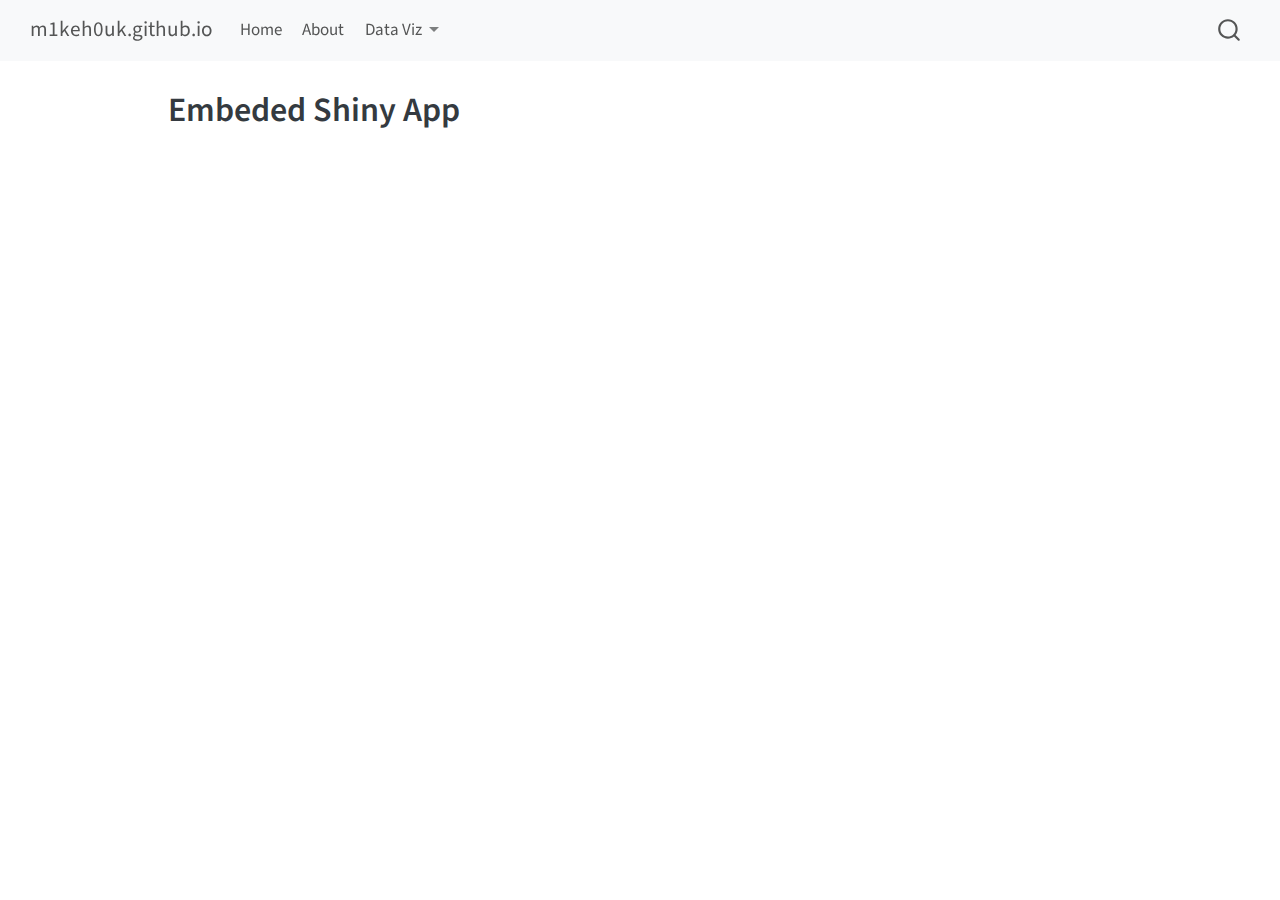
<file: docs/shinyWAI.html>
<!DOCTYPE html>
<html xmlns="http://www.w3.org/1999/xhtml" lang="en" xml:lang="en"><head>

<meta charset="utf-8">
<meta name="generator" content="quarto-1.4.555">

<meta name="viewport" content="width=device-width, initial-scale=1.0, user-scalable=yes">


<title>m1keh0uk.github.io - Embeded Shiny App</title>
<style>
code{white-space: pre-wrap;}
span.smallcaps{font-variant: small-caps;}
div.columns{display: flex; gap: min(4vw, 1.5em);}
div.column{flex: auto; overflow-x: auto;}
div.hanging-indent{margin-left: 1.5em; text-indent: -1.5em;}
ul.task-list{list-style: none;}
ul.task-list li input[type="checkbox"] {
  width: 0.8em;
  margin: 0 0.8em 0.2em -1em; /* quarto-specific, see https://github.com/quarto-dev/quarto-cli/issues/4556 */ 
  vertical-align: middle;
}
</style>


<script src="site_libs/quarto-nav/quarto-nav.js"></script>
<script src="site_libs/quarto-nav/headroom.min.js"></script>
<script src="site_libs/clipboard/clipboard.min.js"></script>
<script src="site_libs/quarto-search/autocomplete.umd.js"></script>
<script src="site_libs/quarto-search/fuse.min.js"></script>
<script src="site_libs/quarto-search/quarto-search.js"></script>
<meta name="quarto:offset" content="./">
<script src="site_libs/quarto-html/quarto.js"></script>
<script src="site_libs/quarto-html/popper.min.js"></script>
<script src="site_libs/quarto-html/tippy.umd.min.js"></script>
<script src="site_libs/quarto-html/anchor.min.js"></script>
<link href="site_libs/quarto-html/tippy.css" rel="stylesheet">
<link href="site_libs/quarto-html/quarto-syntax-highlighting.css" rel="stylesheet" id="quarto-text-highlighting-styles">
<script src="site_libs/bootstrap/bootstrap.min.js"></script>
<link href="site_libs/bootstrap/bootstrap-icons.css" rel="stylesheet">
<link href="site_libs/bootstrap/bootstrap.min.css" rel="stylesheet" id="quarto-bootstrap" data-mode="light">
<script id="quarto-search-options" type="application/json">{
  "location": "navbar",
  "copy-button": false,
  "collapse-after": 3,
  "panel-placement": "end",
  "type": "overlay",
  "limit": 50,
  "keyboard-shortcut": [
    "f",
    "/",
    "s"
  ],
  "show-item-context": false,
  "language": {
    "search-no-results-text": "No results",
    "search-matching-documents-text": "matching documents",
    "search-copy-link-title": "Copy link to search",
    "search-hide-matches-text": "Hide additional matches",
    "search-more-match-text": "more match in this document",
    "search-more-matches-text": "more matches in this document",
    "search-clear-button-title": "Clear",
    "search-text-placeholder": "",
    "search-detached-cancel-button-title": "Cancel",
    "search-submit-button-title": "Submit",
    "search-label": "Search"
  }
}</script>


<link rel="stylesheet" href="styles.css">
</head>

<body class="nav-fixed">

<div id="quarto-search-results"></div>
  <header id="quarto-header" class="headroom fixed-top">
    <nav class="navbar navbar-expand-lg " data-bs-theme="dark">
      <div class="navbar-container container-fluid">
      <div class="navbar-brand-container mx-auto">
    <a class="navbar-brand" href="./index.html">
    <span class="navbar-title">m1keh0uk.github.io</span>
    </a>
  </div>
            <div id="quarto-search" class="" title="Search"></div>
          <button class="navbar-toggler" type="button" data-bs-toggle="collapse" data-bs-target="#navbarCollapse" aria-controls="navbarCollapse" aria-expanded="false" aria-label="Toggle navigation" onclick="if (window.quartoToggleHeadroom) { window.quartoToggleHeadroom(); }">
  <span class="navbar-toggler-icon"></span>
</button>
          <div class="collapse navbar-collapse" id="navbarCollapse">
            <ul class="navbar-nav navbar-nav-scroll me-auto">
  <li class="nav-item">
    <a class="nav-link" href="./index.html"> 
<span class="menu-text">Home</span></a>
  </li>  
  <li class="nav-item">
    <a class="nav-link" href="./about.html"> 
<span class="menu-text">About</span></a>
  </li>  
  <li class="nav-item dropdown ">
    <a class="nav-link dropdown-toggle" href="#" id="nav-menu-data-viz" role="button" data-bs-toggle="dropdown" aria-expanded="false">
 <span class="menu-text">Data Viz</span>
    </a>
    <ul class="dropdown-menu" aria-labelledby="nav-menu-data-viz">    
        <li>
    <a class="dropdown-item" href="./worldsfairs.html">
 <span class="dropdown-text">World’s Fair</span></a>
  </li>  
        <li>
    <a class="dropdown-item" href="./outerSpaceObjects.html">
 <span class="dropdown-text">Outer Space Objects</span></a>
  </li>  
        <li>
    <a class="dropdown-item" href="./obamaTweets.html">
 <span class="dropdown-text">Obama’s Tweets</span></a>
  </li>  
        <li>
    <a class="dropdown-item" href="./planeSimulation.html">
 <span class="dropdown-text">Drunk Passenger Simualtion</span></a>
  </li>  
        <li>
    <a class="dropdown-item" href="./WAI.html">
 <span class="dropdown-text">WAI measures</span></a>
  </li>  
        <li>
    <a class="dropdown-item" href="./shinyWAI.html">
 <span class="dropdown-text">Interactive WAI</span></a>
  </li>  
        <li>
    <a class="dropdown-item" href="./presentation.html">
 <span class="dropdown-text">End of Semester Presentaion</span></a>
  </li>  
    </ul>
  </li>
</ul>
          </div> <!-- /navcollapse -->
          <div class="quarto-navbar-tools">
</div>
      </div> <!-- /container-fluid -->
    </nav>
</header>
<!-- content -->
<div id="quarto-content" class="quarto-container page-columns page-rows-contents page-layout-article page-navbar">
<!-- sidebar -->
<!-- margin-sidebar -->
    <div id="quarto-margin-sidebar" class="sidebar margin-sidebar">
        
    </div>
<!-- main -->
<main class="content" id="quarto-document-content">

<header id="title-block-header" class="quarto-title-block default">
<div class="quarto-title">
<h1 class="title">Embeded Shiny App</h1>
</div>



<div class="quarto-title-meta">

    
  
    
  </div>
  


</header>


<div style="text-align: center;">
<p><iframe src="https://m1keh0uk.shinyapps.io/waishiny/" width="100%" height="600px" frameborder="0" scrolling="yes"> </iframe></p>
</div>



</main> <!-- /main -->
<script id="quarto-html-after-body" type="application/javascript">
window.document.addEventListener("DOMContentLoaded", function (event) {
  const toggleBodyColorMode = (bsSheetEl) => {
    const mode = bsSheetEl.getAttribute("data-mode");
    const bodyEl = window.document.querySelector("body");
    if (mode === "dark") {
      bodyEl.classList.add("quarto-dark");
      bodyEl.classList.remove("quarto-light");
    } else {
      bodyEl.classList.add("quarto-light");
      bodyEl.classList.remove("quarto-dark");
    }
  }
  const toggleBodyColorPrimary = () => {
    const bsSheetEl = window.document.querySelector("link#quarto-bootstrap");
    if (bsSheetEl) {
      toggleBodyColorMode(bsSheetEl);
    }
  }
  toggleBodyColorPrimary();  
  const icon = "";
  const anchorJS = new window.AnchorJS();
  anchorJS.options = {
    placement: 'right',
    icon: icon
  };
  anchorJS.add('.anchored');
  const isCodeAnnotation = (el) => {
    for (const clz of el.classList) {
      if (clz.startsWith('code-annotation-')) {                     
        return true;
      }
    }
    return false;
  }
  const clipboard = new window.ClipboardJS('.code-copy-button', {
    text: function(trigger) {
      const codeEl = trigger.previousElementSibling.cloneNode(true);
      for (const childEl of codeEl.children) {
        if (isCodeAnnotation(childEl)) {
          childEl.remove();
        }
      }
      return codeEl.innerText;
    }
  });
  clipboard.on('success', function(e) {
    // button target
    const button = e.trigger;
    // don't keep focus
    button.blur();
    // flash "checked"
    button.classList.add('code-copy-button-checked');
    var currentTitle = button.getAttribute("title");
    button.setAttribute("title", "Copied!");
    let tooltip;
    if (window.bootstrap) {
      button.setAttribute("data-bs-toggle", "tooltip");
      button.setAttribute("data-bs-placement", "left");
      button.setAttribute("data-bs-title", "Copied!");
      tooltip = new bootstrap.Tooltip(button, 
        { trigger: "manual", 
          customClass: "code-copy-button-tooltip",
          offset: [0, -8]});
      tooltip.show();    
    }
    setTimeout(function() {
      if (tooltip) {
        tooltip.hide();
        button.removeAttribute("data-bs-title");
        button.removeAttribute("data-bs-toggle");
        button.removeAttribute("data-bs-placement");
      }
      button.setAttribute("title", currentTitle);
      button.classList.remove('code-copy-button-checked');
    }, 1000);
    // clear code selection
    e.clearSelection();
  });
    var localhostRegex = new RegExp(/^(?:http|https):\/\/localhost\:?[0-9]*\//);
    var mailtoRegex = new RegExp(/^mailto:/);
      var filterRegex = new RegExp('/' + window.location.host + '/');
    var isInternal = (href) => {
        return filterRegex.test(href) || localhostRegex.test(href) || mailtoRegex.test(href);
    }
    // Inspect non-navigation links and adorn them if external
 	var links = window.document.querySelectorAll('a[href]:not(.nav-link):not(.navbar-brand):not(.toc-action):not(.sidebar-link):not(.sidebar-item-toggle):not(.pagination-link):not(.no-external):not([aria-hidden]):not(.dropdown-item):not(.quarto-navigation-tool)');
    for (var i=0; i<links.length; i++) {
      const link = links[i];
      if (!isInternal(link.href)) {
        // undo the damage that might have been done by quarto-nav.js in the case of
        // links that we want to consider external
        if (link.dataset.originalHref !== undefined) {
          link.href = link.dataset.originalHref;
        }
      }
    }
  function tippyHover(el, contentFn, onTriggerFn, onUntriggerFn) {
    const config = {
      allowHTML: true,
      maxWidth: 500,
      delay: 100,
      arrow: false,
      appendTo: function(el) {
          return el.parentElement;
      },
      interactive: true,
      interactiveBorder: 10,
      theme: 'quarto',
      placement: 'bottom-start',
    };
    if (contentFn) {
      config.content = contentFn;
    }
    if (onTriggerFn) {
      config.onTrigger = onTriggerFn;
    }
    if (onUntriggerFn) {
      config.onUntrigger = onUntriggerFn;
    }
    window.tippy(el, config); 
  }
  const noterefs = window.document.querySelectorAll('a[role="doc-noteref"]');
  for (var i=0; i<noterefs.length; i++) {
    const ref = noterefs[i];
    tippyHover(ref, function() {
      // use id or data attribute instead here
      let href = ref.getAttribute('data-footnote-href') || ref.getAttribute('href');
      try { href = new URL(href).hash; } catch {}
      const id = href.replace(/^#\/?/, "");
      const note = window.document.getElementById(id);
      if (note) {
        return note.innerHTML;
      } else {
        return "";
      }
    });
  }
  const xrefs = window.document.querySelectorAll('a.quarto-xref');
  const processXRef = (id, note) => {
    // Strip column container classes
    const stripColumnClz = (el) => {
      el.classList.remove("page-full", "page-columns");
      if (el.children) {
        for (const child of el.children) {
          stripColumnClz(child);
        }
      }
    }
    stripColumnClz(note)
    if (id === null || id.startsWith('sec-')) {
      // Special case sections, only their first couple elements
      const container = document.createElement("div");
      if (note.children && note.children.length > 2) {
        container.appendChild(note.children[0].cloneNode(true));
        for (let i = 1; i < note.children.length; i++) {
          const child = note.children[i];
          if (child.tagName === "P" && child.innerText === "") {
            continue;
          } else {
            container.appendChild(child.cloneNode(true));
            break;
          }
        }
        if (window.Quarto?.typesetMath) {
          window.Quarto.typesetMath(container);
        }
        return container.innerHTML
      } else {
        if (window.Quarto?.typesetMath) {
          window.Quarto.typesetMath(note);
        }
        return note.innerHTML;
      }
    } else {
      // Remove any anchor links if they are present
      const anchorLink = note.querySelector('a.anchorjs-link');
      if (anchorLink) {
        anchorLink.remove();
      }
      if (window.Quarto?.typesetMath) {
        window.Quarto.typesetMath(note);
      }
      // TODO in 1.5, we should make sure this works without a callout special case
      if (note.classList.contains("callout")) {
        return note.outerHTML;
      } else {
        return note.innerHTML;
      }
    }
  }
  for (var i=0; i<xrefs.length; i++) {
    const xref = xrefs[i];
    tippyHover(xref, undefined, function(instance) {
      instance.disable();
      let url = xref.getAttribute('href');
      let hash = undefined; 
      if (url.startsWith('#')) {
        hash = url;
      } else {
        try { hash = new URL(url).hash; } catch {}
      }
      if (hash) {
        const id = hash.replace(/^#\/?/, "");
        const note = window.document.getElementById(id);
        if (note !== null) {
          try {
            const html = processXRef(id, note.cloneNode(true));
            instance.setContent(html);
          } finally {
            instance.enable();
            instance.show();
          }
        } else {
          // See if we can fetch this
          fetch(url.split('#')[0])
          .then(res => res.text())
          .then(html => {
            const parser = new DOMParser();
            const htmlDoc = parser.parseFromString(html, "text/html");
            const note = htmlDoc.getElementById(id);
            if (note !== null) {
              const html = processXRef(id, note);
              instance.setContent(html);
            } 
          }).finally(() => {
            instance.enable();
            instance.show();
          });
        }
      } else {
        // See if we can fetch a full url (with no hash to target)
        // This is a special case and we should probably do some content thinning / targeting
        fetch(url)
        .then(res => res.text())
        .then(html => {
          const parser = new DOMParser();
          const htmlDoc = parser.parseFromString(html, "text/html");
          const note = htmlDoc.querySelector('main.content');
          if (note !== null) {
            // This should only happen for chapter cross references
            // (since there is no id in the URL)
            // remove the first header
            if (note.children.length > 0 && note.children[0].tagName === "HEADER") {
              note.children[0].remove();
            }
            const html = processXRef(null, note);
            instance.setContent(html);
          } 
        }).finally(() => {
          instance.enable();
          instance.show();
        });
      }
    }, function(instance) {
    });
  }
      let selectedAnnoteEl;
      const selectorForAnnotation = ( cell, annotation) => {
        let cellAttr = 'data-code-cell="' + cell + '"';
        let lineAttr = 'data-code-annotation="' +  annotation + '"';
        const selector = 'span[' + cellAttr + '][' + lineAttr + ']';
        return selector;
      }
      const selectCodeLines = (annoteEl) => {
        const doc = window.document;
        const targetCell = annoteEl.getAttribute("data-target-cell");
        const targetAnnotation = annoteEl.getAttribute("data-target-annotation");
        const annoteSpan = window.document.querySelector(selectorForAnnotation(targetCell, targetAnnotation));
        const lines = annoteSpan.getAttribute("data-code-lines").split(",");
        const lineIds = lines.map((line) => {
          return targetCell + "-" + line;
        })
        let top = null;
        let height = null;
        let parent = null;
        if (lineIds.length > 0) {
            //compute the position of the single el (top and bottom and make a div)
            const el = window.document.getElementById(lineIds[0]);
            top = el.offsetTop;
            height = el.offsetHeight;
            parent = el.parentElement.parentElement;
          if (lineIds.length > 1) {
            const lastEl = window.document.getElementById(lineIds[lineIds.length - 1]);
            const bottom = lastEl.offsetTop + lastEl.offsetHeight;
            height = bottom - top;
          }
          if (top !== null && height !== null && parent !== null) {
            // cook up a div (if necessary) and position it 
            let div = window.document.getElementById("code-annotation-line-highlight");
            if (div === null) {
              div = window.document.createElement("div");
              div.setAttribute("id", "code-annotation-line-highlight");
              div.style.position = 'absolute';
              parent.appendChild(div);
            }
            div.style.top = top - 2 + "px";
            div.style.height = height + 4 + "px";
            div.style.left = 0;
            let gutterDiv = window.document.getElementById("code-annotation-line-highlight-gutter");
            if (gutterDiv === null) {
              gutterDiv = window.document.createElement("div");
              gutterDiv.setAttribute("id", "code-annotation-line-highlight-gutter");
              gutterDiv.style.position = 'absolute';
              const codeCell = window.document.getElementById(targetCell);
              const gutter = codeCell.querySelector('.code-annotation-gutter');
              gutter.appendChild(gutterDiv);
            }
            gutterDiv.style.top = top - 2 + "px";
            gutterDiv.style.height = height + 4 + "px";
          }
          selectedAnnoteEl = annoteEl;
        }
      };
      const unselectCodeLines = () => {
        const elementsIds = ["code-annotation-line-highlight", "code-annotation-line-highlight-gutter"];
        elementsIds.forEach((elId) => {
          const div = window.document.getElementById(elId);
          if (div) {
            div.remove();
          }
        });
        selectedAnnoteEl = undefined;
      };
        // Handle positioning of the toggle
    window.addEventListener(
      "resize",
      throttle(() => {
        elRect = undefined;
        if (selectedAnnoteEl) {
          selectCodeLines(selectedAnnoteEl);
        }
      }, 10)
    );
    function throttle(fn, ms) {
    let throttle = false;
    let timer;
      return (...args) => {
        if(!throttle) { // first call gets through
            fn.apply(this, args);
            throttle = true;
        } else { // all the others get throttled
            if(timer) clearTimeout(timer); // cancel #2
            timer = setTimeout(() => {
              fn.apply(this, args);
              timer = throttle = false;
            }, ms);
        }
      };
    }
      // Attach click handler to the DT
      const annoteDls = window.document.querySelectorAll('dt[data-target-cell]');
      for (const annoteDlNode of annoteDls) {
        annoteDlNode.addEventListener('click', (event) => {
          const clickedEl = event.target;
          if (clickedEl !== selectedAnnoteEl) {
            unselectCodeLines();
            const activeEl = window.document.querySelector('dt[data-target-cell].code-annotation-active');
            if (activeEl) {
              activeEl.classList.remove('code-annotation-active');
            }
            selectCodeLines(clickedEl);
            clickedEl.classList.add('code-annotation-active');
          } else {
            // Unselect the line
            unselectCodeLines();
            clickedEl.classList.remove('code-annotation-active');
          }
        });
      }
  const findCites = (el) => {
    const parentEl = el.parentElement;
    if (parentEl) {
      const cites = parentEl.dataset.cites;
      if (cites) {
        return {
          el,
          cites: cites.split(' ')
        };
      } else {
        return findCites(el.parentElement)
      }
    } else {
      return undefined;
    }
  };
  var bibliorefs = window.document.querySelectorAll('a[role="doc-biblioref"]');
  for (var i=0; i<bibliorefs.length; i++) {
    const ref = bibliorefs[i];
    const citeInfo = findCites(ref);
    if (citeInfo) {
      tippyHover(citeInfo.el, function() {
        var popup = window.document.createElement('div');
        citeInfo.cites.forEach(function(cite) {
          var citeDiv = window.document.createElement('div');
          citeDiv.classList.add('hanging-indent');
          citeDiv.classList.add('csl-entry');
          var biblioDiv = window.document.getElementById('ref-' + cite);
          if (biblioDiv) {
            citeDiv.innerHTML = biblioDiv.innerHTML;
          }
          popup.appendChild(citeDiv);
        });
        return popup.innerHTML;
      });
    }
  }
});
</script>
</div> <!-- /content -->




</body></html>
</file>
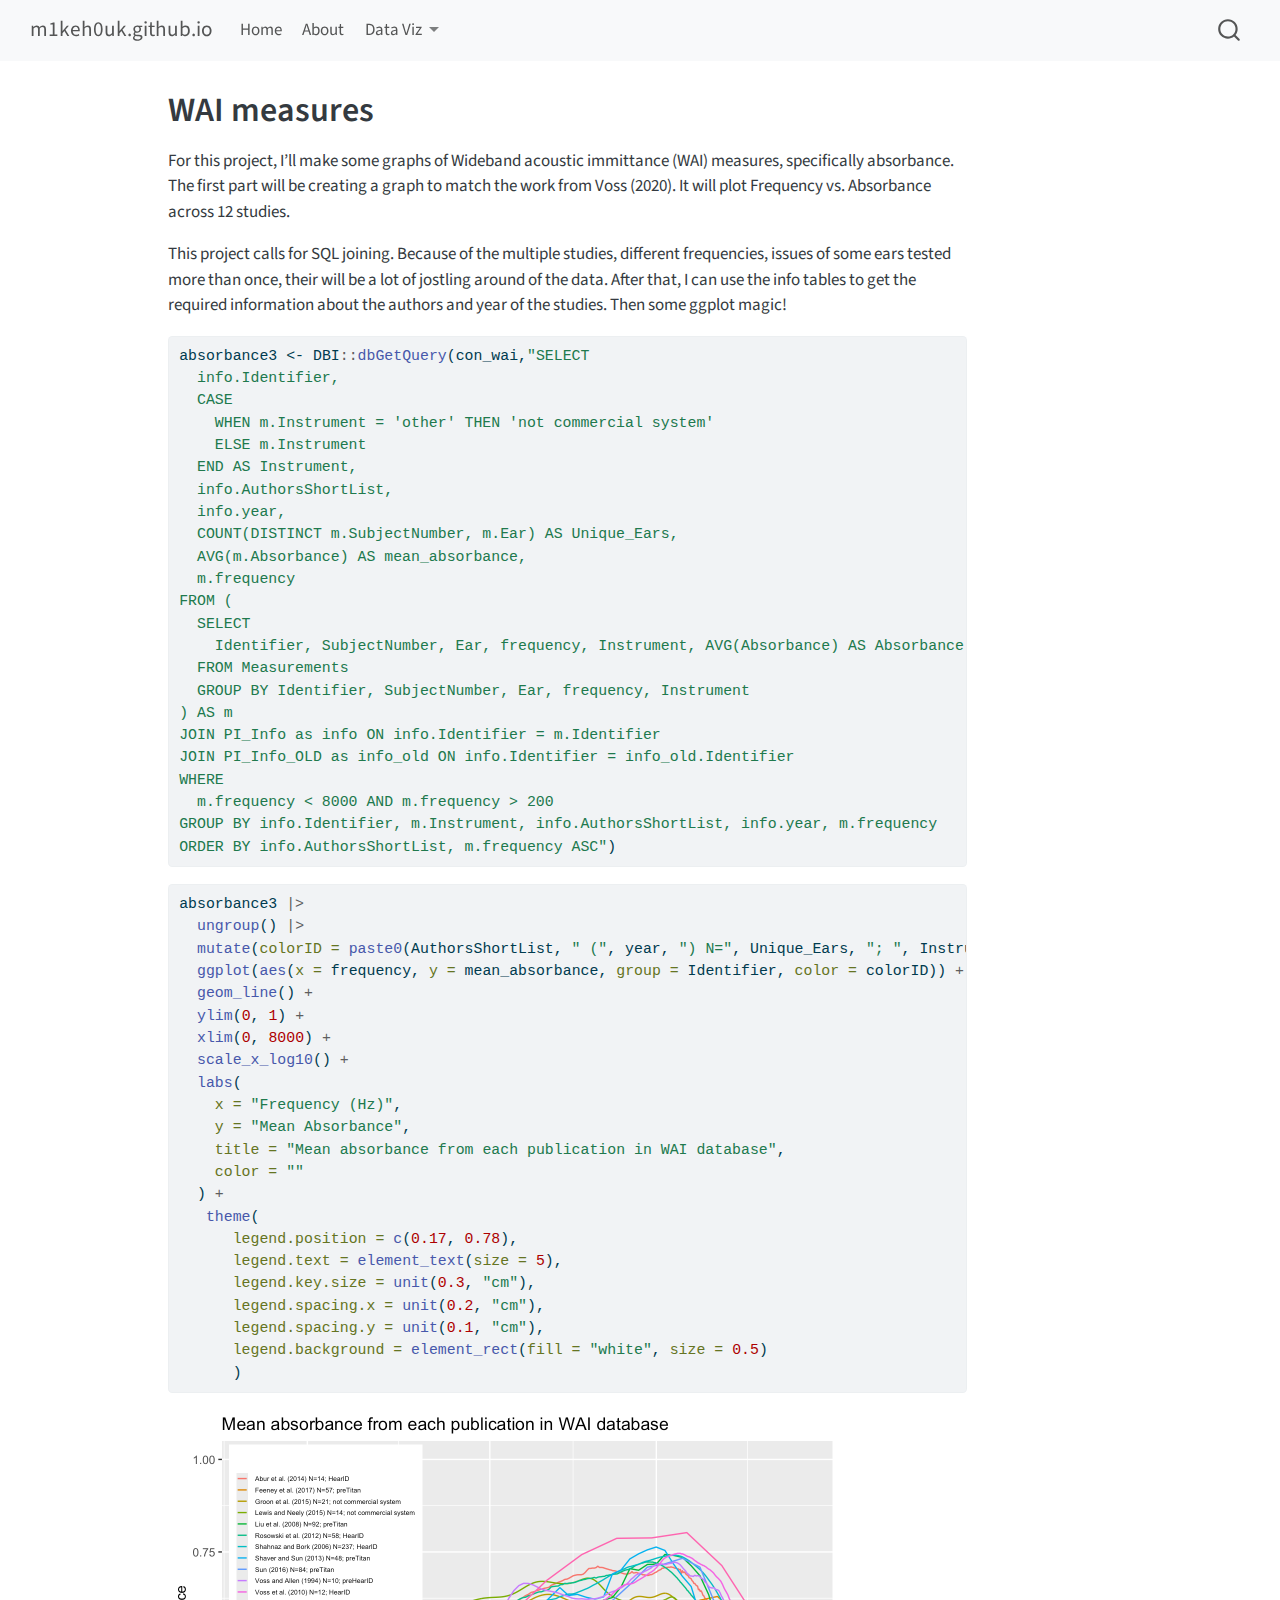
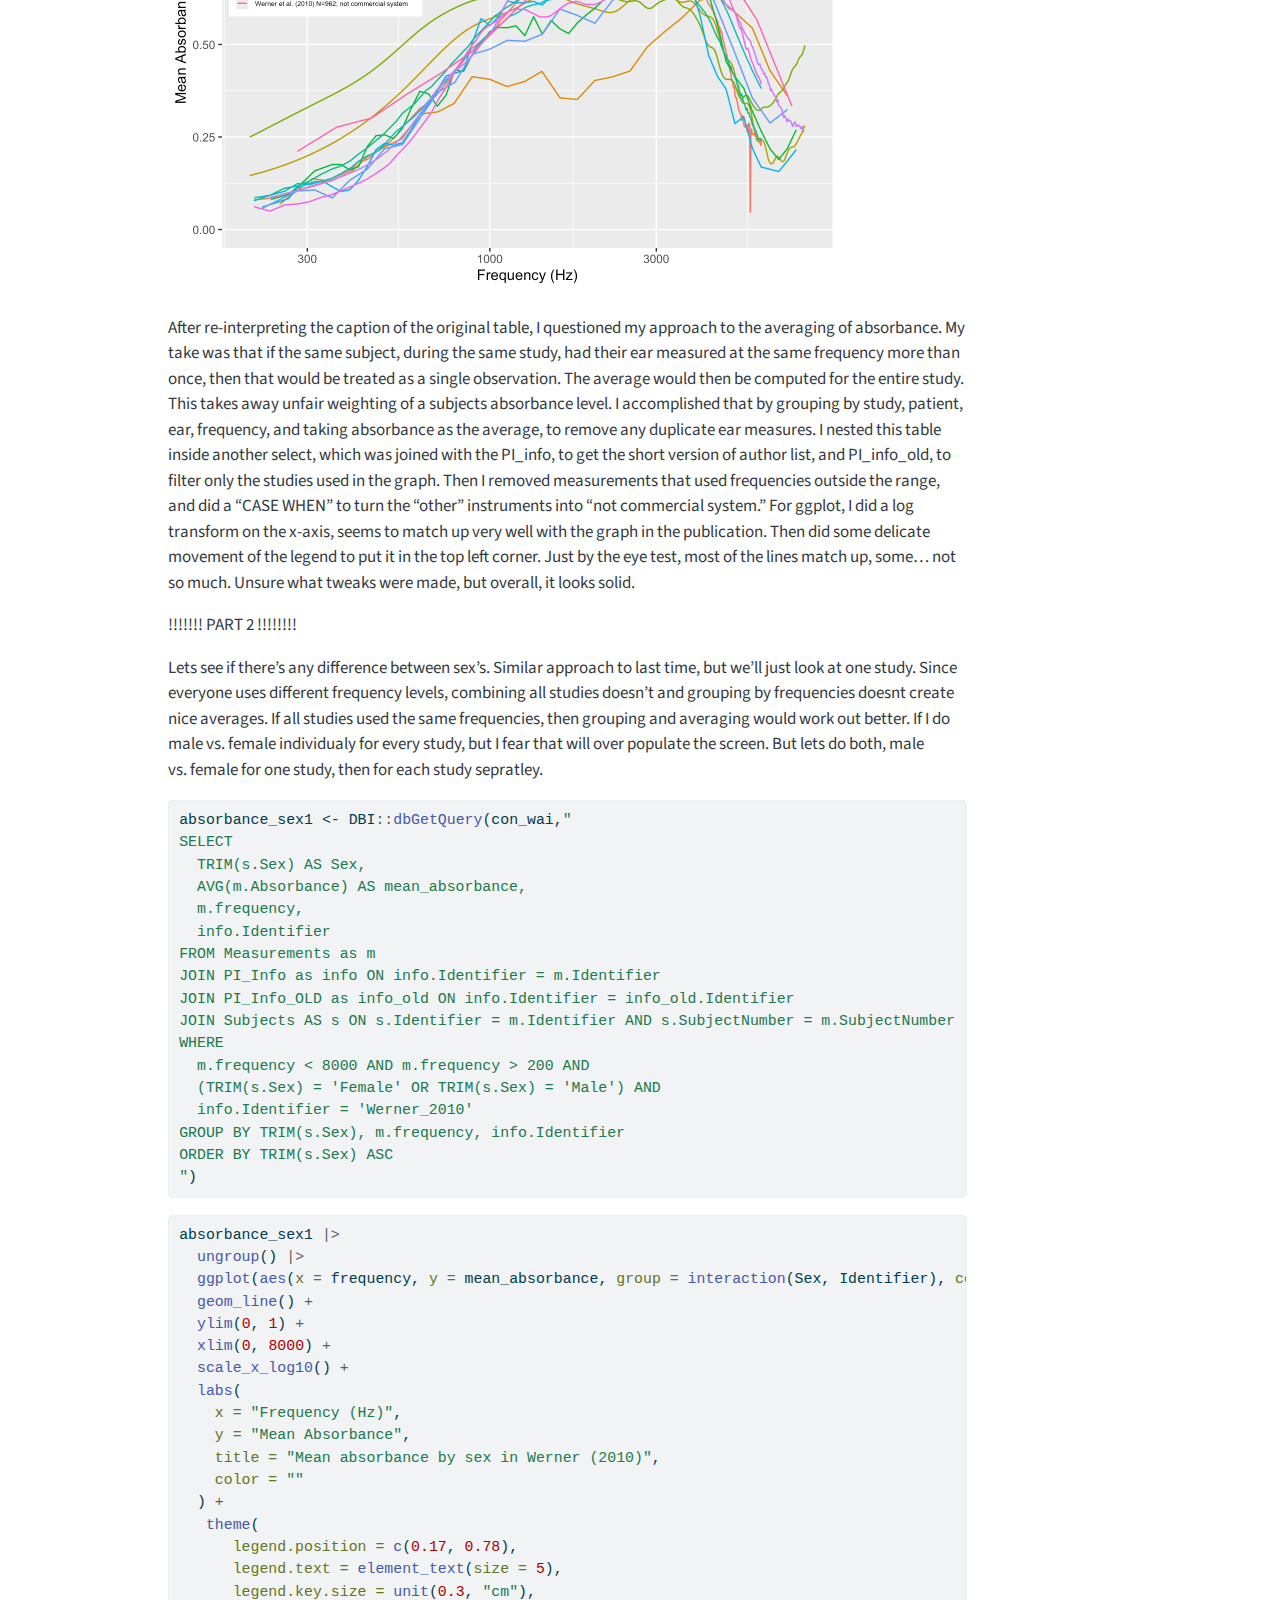
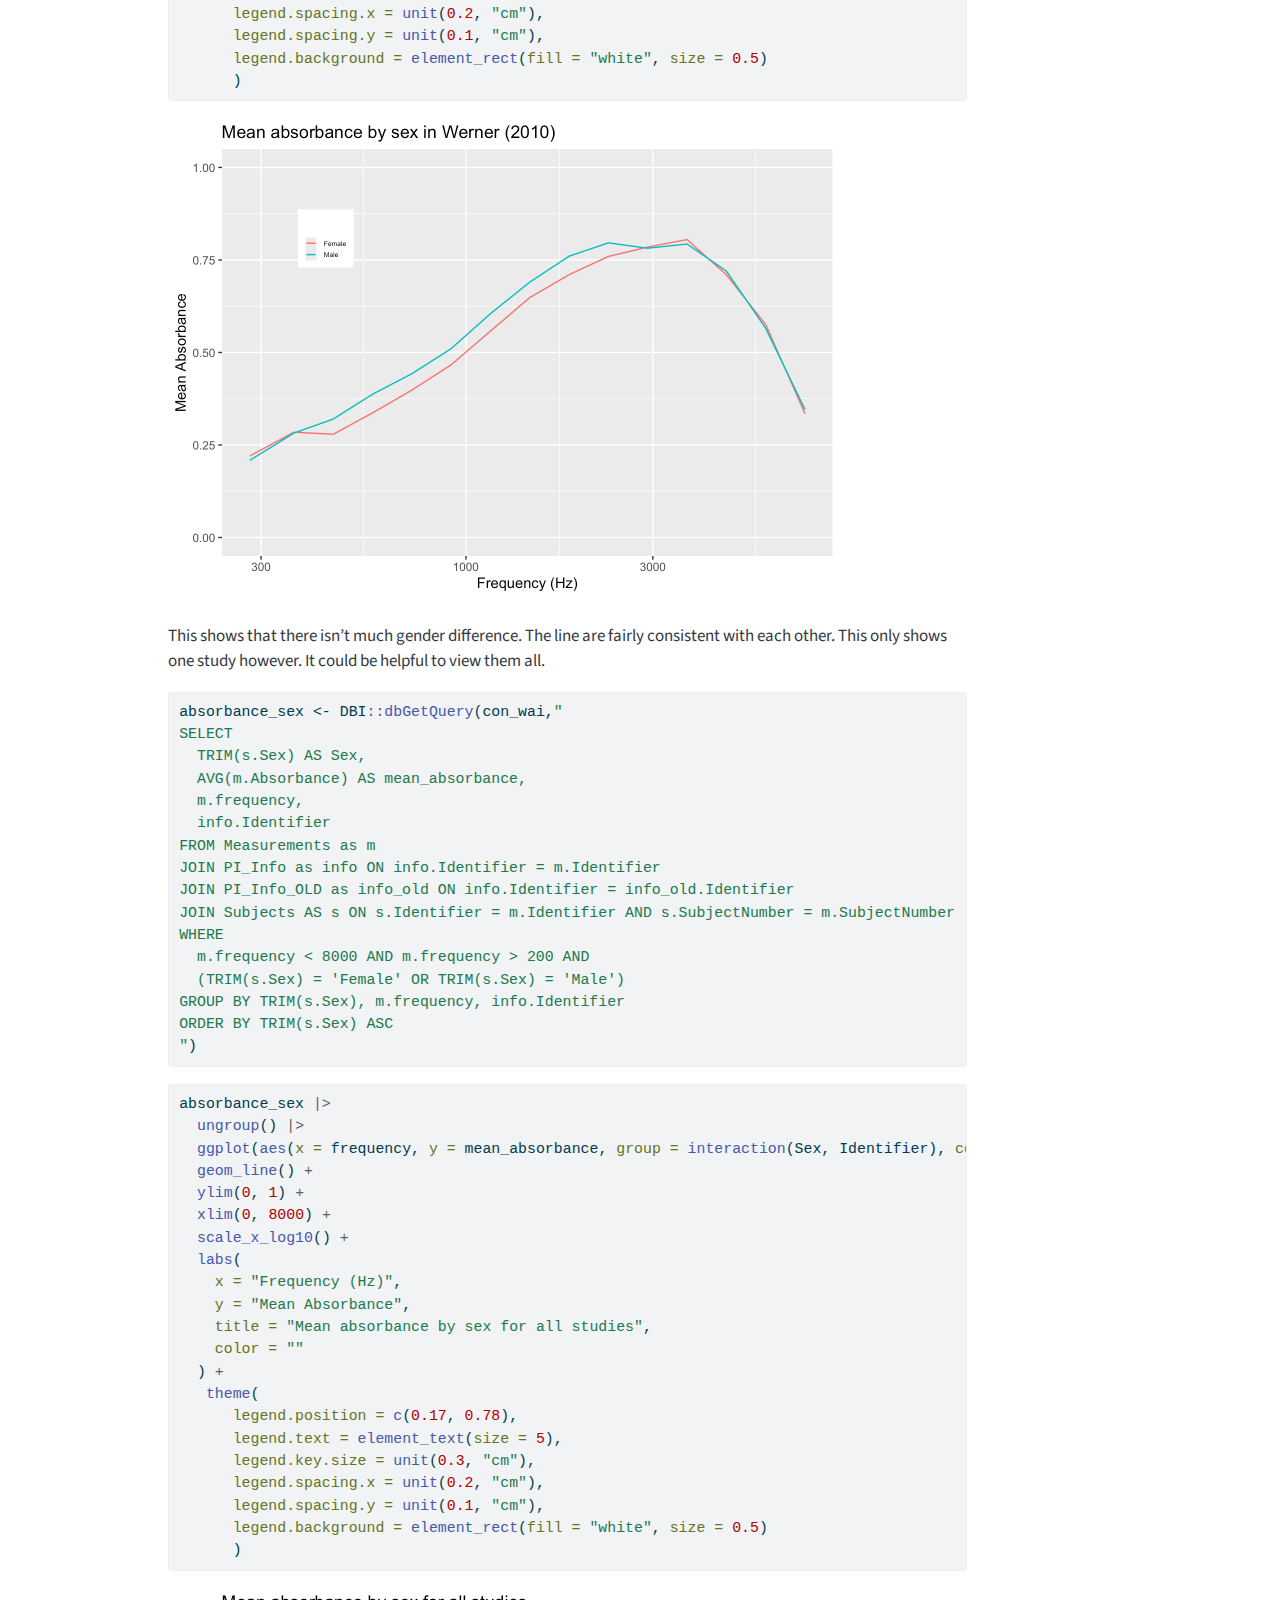
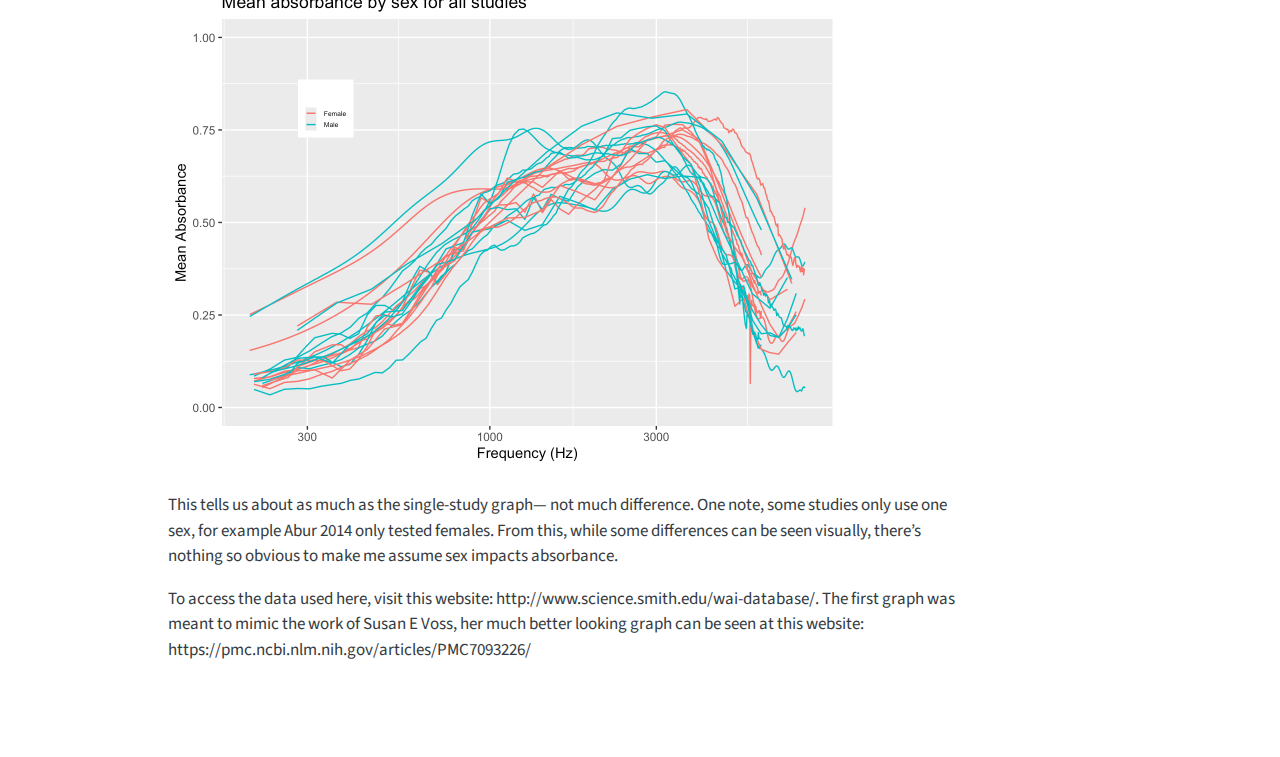
<file: docs/WAI.html>
<!DOCTYPE html>
<html xmlns="http://www.w3.org/1999/xhtml" lang="en" xml:lang="en"><head>

<meta charset="utf-8">
<meta name="generator" content="quarto-1.4.555">

<meta name="viewport" content="width=device-width, initial-scale=1.0, user-scalable=yes">


<title>m1keh0uk.github.io - WAI measures</title>
<style>
code{white-space: pre-wrap;}
span.smallcaps{font-variant: small-caps;}
div.columns{display: flex; gap: min(4vw, 1.5em);}
div.column{flex: auto; overflow-x: auto;}
div.hanging-indent{margin-left: 1.5em; text-indent: -1.5em;}
ul.task-list{list-style: none;}
ul.task-list li input[type="checkbox"] {
  width: 0.8em;
  margin: 0 0.8em 0.2em -1em; /* quarto-specific, see https://github.com/quarto-dev/quarto-cli/issues/4556 */ 
  vertical-align: middle;
}
/* CSS for syntax highlighting */
pre > code.sourceCode { white-space: pre; position: relative; }
pre > code.sourceCode > span { line-height: 1.25; }
pre > code.sourceCode > span:empty { height: 1.2em; }
.sourceCode { overflow: visible; }
code.sourceCode > span { color: inherit; text-decoration: inherit; }
div.sourceCode { margin: 1em 0; }
pre.sourceCode { margin: 0; }
@media screen {
div.sourceCode { overflow: auto; }
}
@media print {
pre > code.sourceCode { white-space: pre-wrap; }
pre > code.sourceCode > span { text-indent: -5em; padding-left: 5em; }
}
pre.numberSource code
  { counter-reset: source-line 0; }
pre.numberSource code > span
  { position: relative; left: -4em; counter-increment: source-line; }
pre.numberSource code > span > a:first-child::before
  { content: counter(source-line);
    position: relative; left: -1em; text-align: right; vertical-align: baseline;
    border: none; display: inline-block;
    -webkit-touch-callout: none; -webkit-user-select: none;
    -khtml-user-select: none; -moz-user-select: none;
    -ms-user-select: none; user-select: none;
    padding: 0 4px; width: 4em;
  }
pre.numberSource { margin-left: 3em;  padding-left: 4px; }
div.sourceCode
  {   }
@media screen {
pre > code.sourceCode > span > a:first-child::before { text-decoration: underline; }
}
</style>


<script src="site_libs/quarto-nav/quarto-nav.js"></script>
<script src="site_libs/quarto-nav/headroom.min.js"></script>
<script src="site_libs/clipboard/clipboard.min.js"></script>
<script src="site_libs/quarto-search/autocomplete.umd.js"></script>
<script src="site_libs/quarto-search/fuse.min.js"></script>
<script src="site_libs/quarto-search/quarto-search.js"></script>
<meta name="quarto:offset" content="./">
<script src="site_libs/quarto-html/quarto.js"></script>
<script src="site_libs/quarto-html/popper.min.js"></script>
<script src="site_libs/quarto-html/tippy.umd.min.js"></script>
<script src="site_libs/quarto-html/anchor.min.js"></script>
<link href="site_libs/quarto-html/tippy.css" rel="stylesheet">
<link href="site_libs/quarto-html/quarto-syntax-highlighting.css" rel="stylesheet" id="quarto-text-highlighting-styles">
<script src="site_libs/bootstrap/bootstrap.min.js"></script>
<link href="site_libs/bootstrap/bootstrap-icons.css" rel="stylesheet">
<link href="site_libs/bootstrap/bootstrap.min.css" rel="stylesheet" id="quarto-bootstrap" data-mode="light">
<script id="quarto-search-options" type="application/json">{
  "location": "navbar",
  "copy-button": false,
  "collapse-after": 3,
  "panel-placement": "end",
  "type": "overlay",
  "limit": 50,
  "keyboard-shortcut": [
    "f",
    "/",
    "s"
  ],
  "show-item-context": false,
  "language": {
    "search-no-results-text": "No results",
    "search-matching-documents-text": "matching documents",
    "search-copy-link-title": "Copy link to search",
    "search-hide-matches-text": "Hide additional matches",
    "search-more-match-text": "more match in this document",
    "search-more-matches-text": "more matches in this document",
    "search-clear-button-title": "Clear",
    "search-text-placeholder": "",
    "search-detached-cancel-button-title": "Cancel",
    "search-submit-button-title": "Submit",
    "search-label": "Search"
  }
}</script>


<link rel="stylesheet" href="styles.css">
</head>

<body class="nav-fixed">

<div id="quarto-search-results"></div>
  <header id="quarto-header" class="headroom fixed-top">
    <nav class="navbar navbar-expand-lg " data-bs-theme="dark">
      <div class="navbar-container container-fluid">
      <div class="navbar-brand-container mx-auto">
    <a class="navbar-brand" href="./index.html">
    <span class="navbar-title">m1keh0uk.github.io</span>
    </a>
  </div>
            <div id="quarto-search" class="" title="Search"></div>
          <button class="navbar-toggler" type="button" data-bs-toggle="collapse" data-bs-target="#navbarCollapse" aria-controls="navbarCollapse" aria-expanded="false" aria-label="Toggle navigation" onclick="if (window.quartoToggleHeadroom) { window.quartoToggleHeadroom(); }">
  <span class="navbar-toggler-icon"></span>
</button>
          <div class="collapse navbar-collapse" id="navbarCollapse">
            <ul class="navbar-nav navbar-nav-scroll me-auto">
  <li class="nav-item">
    <a class="nav-link" href="./index.html"> 
<span class="menu-text">Home</span></a>
  </li>  
  <li class="nav-item">
    <a class="nav-link" href="./about.html"> 
<span class="menu-text">About</span></a>
  </li>  
  <li class="nav-item dropdown ">
    <a class="nav-link dropdown-toggle" href="#" id="nav-menu-data-viz" role="button" data-bs-toggle="dropdown" aria-expanded="false">
 <span class="menu-text">Data Viz</span>
    </a>
    <ul class="dropdown-menu" aria-labelledby="nav-menu-data-viz">    
        <li>
    <a class="dropdown-item" href="./worldsfairs.html">
 <span class="dropdown-text">World’s Fair</span></a>
  </li>  
        <li>
    <a class="dropdown-item" href="./outerSpaceObjects.html">
 <span class="dropdown-text">Outer Space Objects</span></a>
  </li>  
        <li>
    <a class="dropdown-item" href="./obamaTweets.html">
 <span class="dropdown-text">Obama’s Tweets</span></a>
  </li>  
        <li>
    <a class="dropdown-item" href="./planeSimulation.html">
 <span class="dropdown-text">Drunk Passenger Simualtion</span></a>
  </li>  
        <li>
    <a class="dropdown-item" href="./WAI.html">
 <span class="dropdown-text">WAI measures</span></a>
  </li>  
    </ul>
  </li>
</ul>
          </div> <!-- /navcollapse -->
          <div class="quarto-navbar-tools">
</div>
      </div> <!-- /container-fluid -->
    </nav>
</header>
<!-- content -->
<div id="quarto-content" class="quarto-container page-columns page-rows-contents page-layout-article page-navbar">
<!-- sidebar -->
<!-- margin-sidebar -->
    <div id="quarto-margin-sidebar" class="sidebar margin-sidebar">
        
    </div>
<!-- main -->
<main class="content" id="quarto-document-content">

<header id="title-block-header" class="quarto-title-block default">
<div class="quarto-title">
<h1 class="title">WAI measures</h1>
</div>



<div class="quarto-title-meta">

    
  
    
  </div>
  


</header>


<p>For this project, I’ll make some graphs of Wideband acoustic immittance (WAI) measures, specifically absorbance. The first part will be creating a graph to match the work from Voss (2020). It will plot Frequency vs.&nbsp;Absorbance across 12 studies.</p>
<p>This project calls for SQL joining. Because of the multiple studies, different frequencies, issues of some ears tested more than once, their will be a lot of jostling around of the data. After that, I can use the info tables to get the required information about the authors and year of the studies. Then some ggplot magic!</p>
<div class="cell">
<div class="sourceCode cell-code" id="cb1"><pre class="sourceCode r code-with-copy"><code class="sourceCode r"><span id="cb1-1"><a href="#cb1-1" aria-hidden="true" tabindex="-1"></a>absorbance3 <span class="ot">&lt;-</span> DBI<span class="sc">::</span><span class="fu">dbGetQuery</span>(con_wai,<span class="st">"SELECT</span></span>
<span id="cb1-2"><a href="#cb1-2" aria-hidden="true" tabindex="-1"></a><span class="st">  info.Identifier,</span></span>
<span id="cb1-3"><a href="#cb1-3" aria-hidden="true" tabindex="-1"></a><span class="st">  CASE </span></span>
<span id="cb1-4"><a href="#cb1-4" aria-hidden="true" tabindex="-1"></a><span class="st">    WHEN m.Instrument = 'other' THEN 'not commercial system'</span></span>
<span id="cb1-5"><a href="#cb1-5" aria-hidden="true" tabindex="-1"></a><span class="st">    ELSE m.Instrument</span></span>
<span id="cb1-6"><a href="#cb1-6" aria-hidden="true" tabindex="-1"></a><span class="st">  END AS Instrument,</span></span>
<span id="cb1-7"><a href="#cb1-7" aria-hidden="true" tabindex="-1"></a><span class="st">  info.AuthorsShortList,</span></span>
<span id="cb1-8"><a href="#cb1-8" aria-hidden="true" tabindex="-1"></a><span class="st">  info.year,</span></span>
<span id="cb1-9"><a href="#cb1-9" aria-hidden="true" tabindex="-1"></a><span class="st">  COUNT(DISTINCT m.SubjectNumber, m.Ear) AS Unique_Ears,</span></span>
<span id="cb1-10"><a href="#cb1-10" aria-hidden="true" tabindex="-1"></a><span class="st">  AVG(m.Absorbance) AS mean_absorbance,</span></span>
<span id="cb1-11"><a href="#cb1-11" aria-hidden="true" tabindex="-1"></a><span class="st">  m.frequency</span></span>
<span id="cb1-12"><a href="#cb1-12" aria-hidden="true" tabindex="-1"></a><span class="st">FROM (</span></span>
<span id="cb1-13"><a href="#cb1-13" aria-hidden="true" tabindex="-1"></a><span class="st">  SELECT </span></span>
<span id="cb1-14"><a href="#cb1-14" aria-hidden="true" tabindex="-1"></a><span class="st">    Identifier, SubjectNumber, Ear, frequency, Instrument, AVG(Absorbance) AS Absorbance</span></span>
<span id="cb1-15"><a href="#cb1-15" aria-hidden="true" tabindex="-1"></a><span class="st">  FROM Measurements</span></span>
<span id="cb1-16"><a href="#cb1-16" aria-hidden="true" tabindex="-1"></a><span class="st">  GROUP BY Identifier, SubjectNumber, Ear, frequency, Instrument</span></span>
<span id="cb1-17"><a href="#cb1-17" aria-hidden="true" tabindex="-1"></a><span class="st">) AS m</span></span>
<span id="cb1-18"><a href="#cb1-18" aria-hidden="true" tabindex="-1"></a><span class="st">JOIN PI_Info as info ON info.Identifier = m.Identifier</span></span>
<span id="cb1-19"><a href="#cb1-19" aria-hidden="true" tabindex="-1"></a><span class="st">JOIN PI_Info_OLD as info_old ON info.Identifier = info_old.Identifier</span></span>
<span id="cb1-20"><a href="#cb1-20" aria-hidden="true" tabindex="-1"></a><span class="st">WHERE</span></span>
<span id="cb1-21"><a href="#cb1-21" aria-hidden="true" tabindex="-1"></a><span class="st">  m.frequency &lt; 8000 AND m.frequency &gt; 200</span></span>
<span id="cb1-22"><a href="#cb1-22" aria-hidden="true" tabindex="-1"></a><span class="st">GROUP BY info.Identifier, m.Instrument, info.AuthorsShortList, info.year, m.frequency</span></span>
<span id="cb1-23"><a href="#cb1-23" aria-hidden="true" tabindex="-1"></a><span class="st">ORDER BY info.AuthorsShortList, m.frequency ASC"</span>)</span></code><button title="Copy to Clipboard" class="code-copy-button"><i class="bi"></i></button></pre></div>
</div>
<div class="cell">
<div class="sourceCode cell-code" id="cb2"><pre class="sourceCode r code-with-copy"><code class="sourceCode r"><span id="cb2-1"><a href="#cb2-1" aria-hidden="true" tabindex="-1"></a>absorbance3 <span class="sc">|&gt;</span></span>
<span id="cb2-2"><a href="#cb2-2" aria-hidden="true" tabindex="-1"></a>  <span class="fu">ungroup</span>() <span class="sc">|&gt;</span></span>
<span id="cb2-3"><a href="#cb2-3" aria-hidden="true" tabindex="-1"></a>  <span class="fu">mutate</span>(<span class="at">colorID =</span> <span class="fu">paste0</span>(AuthorsShortList, <span class="st">" ("</span>, year, <span class="st">") N="</span>, Unique_Ears, <span class="st">"; "</span>, Instrument)) <span class="sc">|&gt;</span></span>
<span id="cb2-4"><a href="#cb2-4" aria-hidden="true" tabindex="-1"></a>  <span class="fu">ggplot</span>(<span class="fu">aes</span>(<span class="at">x =</span> frequency, <span class="at">y =</span> mean_absorbance, <span class="at">group =</span> Identifier, <span class="at">color =</span> colorID)) <span class="sc">+</span></span>
<span id="cb2-5"><a href="#cb2-5" aria-hidden="true" tabindex="-1"></a>  <span class="fu">geom_line</span>() <span class="sc">+</span></span>
<span id="cb2-6"><a href="#cb2-6" aria-hidden="true" tabindex="-1"></a>  <span class="fu">ylim</span>(<span class="dv">0</span>, <span class="dv">1</span>) <span class="sc">+</span></span>
<span id="cb2-7"><a href="#cb2-7" aria-hidden="true" tabindex="-1"></a>  <span class="fu">xlim</span>(<span class="dv">0</span>, <span class="dv">8000</span>) <span class="sc">+</span></span>
<span id="cb2-8"><a href="#cb2-8" aria-hidden="true" tabindex="-1"></a>  <span class="fu">scale_x_log10</span>() <span class="sc">+</span></span>
<span id="cb2-9"><a href="#cb2-9" aria-hidden="true" tabindex="-1"></a>  <span class="fu">labs</span>(</span>
<span id="cb2-10"><a href="#cb2-10" aria-hidden="true" tabindex="-1"></a>    <span class="at">x =</span> <span class="st">"Frequency (Hz)"</span>,</span>
<span id="cb2-11"><a href="#cb2-11" aria-hidden="true" tabindex="-1"></a>    <span class="at">y =</span> <span class="st">"Mean Absorbance"</span>,</span>
<span id="cb2-12"><a href="#cb2-12" aria-hidden="true" tabindex="-1"></a>    <span class="at">title =</span> <span class="st">"Mean absorbance from each publication in WAI database"</span>,</span>
<span id="cb2-13"><a href="#cb2-13" aria-hidden="true" tabindex="-1"></a>    <span class="at">color =</span> <span class="st">""</span></span>
<span id="cb2-14"><a href="#cb2-14" aria-hidden="true" tabindex="-1"></a>  ) <span class="sc">+</span></span>
<span id="cb2-15"><a href="#cb2-15" aria-hidden="true" tabindex="-1"></a>   <span class="fu">theme</span>(</span>
<span id="cb2-16"><a href="#cb2-16" aria-hidden="true" tabindex="-1"></a>      <span class="at">legend.position =</span> <span class="fu">c</span>(<span class="fl">0.17</span>, <span class="fl">0.78</span>),</span>
<span id="cb2-17"><a href="#cb2-17" aria-hidden="true" tabindex="-1"></a>      <span class="at">legend.text =</span> <span class="fu">element_text</span>(<span class="at">size =</span> <span class="dv">5</span>),</span>
<span id="cb2-18"><a href="#cb2-18" aria-hidden="true" tabindex="-1"></a>      <span class="at">legend.key.size =</span> <span class="fu">unit</span>(<span class="fl">0.3</span>, <span class="st">"cm"</span>),</span>
<span id="cb2-19"><a href="#cb2-19" aria-hidden="true" tabindex="-1"></a>      <span class="at">legend.spacing.x =</span> <span class="fu">unit</span>(<span class="fl">0.2</span>, <span class="st">"cm"</span>),</span>
<span id="cb2-20"><a href="#cb2-20" aria-hidden="true" tabindex="-1"></a>      <span class="at">legend.spacing.y =</span> <span class="fu">unit</span>(<span class="fl">0.1</span>, <span class="st">"cm"</span>),</span>
<span id="cb2-21"><a href="#cb2-21" aria-hidden="true" tabindex="-1"></a>      <span class="at">legend.background =</span> <span class="fu">element_rect</span>(<span class="at">fill =</span> <span class="st">"white"</span>, <span class="at">size =</span> <span class="fl">0.5</span>)</span>
<span id="cb2-22"><a href="#cb2-22" aria-hidden="true" tabindex="-1"></a>      )</span></code><button title="Copy to Clipboard" class="code-copy-button"><i class="bi"></i></button></pre></div>
<div class="cell-output-display">
<div>
<figure class="figure">
<p><img src="WAI_files/figure-html/unnamed-chunk-3-1.png" class="img-fluid figure-img" width="672"></p>
</figure>
</div>
</div>
</div>
<p>After re-interpreting the caption of the original table, I questioned my approach to the averaging of absorbance. My take was that if the same subject, during the same study, had their ear measured at the same frequency more than once, then that would be treated as a single observation. The average would then be computed for the entire study. This takes away unfair weighting of a subjects absorbance level. I accomplished that by grouping by study, patient, ear, frequency, and taking absorbance as the average, to remove any duplicate ear measures. I nested this table inside another select, which was joined with the PI_info, to get the short version of author list, and PI_info_old, to filter only the studies used in the graph. Then I removed measurements that used frequencies outside the range, and did a “CASE WHEN” to turn the “other” instruments into “not commercial system.” For ggplot, I did a log transform on the x-axis, seems to match up very well with the graph in the publication. Then did some delicate movement of the legend to put it in the top left corner. Just by the eye test, most of the lines match up, some… not so much. Unsure what tweaks were made, but overall, it looks solid.</p>
<p>!!!!!!! PART 2 !!!!!!!!</p>
<p>Lets see if there’s any difference between sex’s. Similar approach to last time, but we’ll just look at one study. Since everyone uses different frequency levels, combining all studies doesn’t and grouping by frequencies doesnt create nice averages. If all studies used the same frequencies, then grouping and averaging would work out better. If I do male vs.&nbsp;female individualy for every study, but I fear that will over populate the screen. But lets do both, male vs.&nbsp;female for one study, then for each study sepratley.</p>
<div class="cell">
<div class="sourceCode cell-code" id="cb3"><pre class="sourceCode r code-with-copy"><code class="sourceCode r"><span id="cb3-1"><a href="#cb3-1" aria-hidden="true" tabindex="-1"></a>absorbance_sex1 <span class="ot">&lt;-</span> DBI<span class="sc">::</span><span class="fu">dbGetQuery</span>(con_wai,<span class="st">"</span></span>
<span id="cb3-2"><a href="#cb3-2" aria-hidden="true" tabindex="-1"></a><span class="st">SELECT</span></span>
<span id="cb3-3"><a href="#cb3-3" aria-hidden="true" tabindex="-1"></a><span class="st">  TRIM(s.Sex) AS Sex,</span></span>
<span id="cb3-4"><a href="#cb3-4" aria-hidden="true" tabindex="-1"></a><span class="st">  AVG(m.Absorbance) AS mean_absorbance,</span></span>
<span id="cb3-5"><a href="#cb3-5" aria-hidden="true" tabindex="-1"></a><span class="st">  m.frequency,</span></span>
<span id="cb3-6"><a href="#cb3-6" aria-hidden="true" tabindex="-1"></a><span class="st">  info.Identifier</span></span>
<span id="cb3-7"><a href="#cb3-7" aria-hidden="true" tabindex="-1"></a><span class="st">FROM Measurements as m</span></span>
<span id="cb3-8"><a href="#cb3-8" aria-hidden="true" tabindex="-1"></a><span class="st">JOIN PI_Info as info ON info.Identifier = m.Identifier</span></span>
<span id="cb3-9"><a href="#cb3-9" aria-hidden="true" tabindex="-1"></a><span class="st">JOIN PI_Info_OLD as info_old ON info.Identifier = info_old.Identifier</span></span>
<span id="cb3-10"><a href="#cb3-10" aria-hidden="true" tabindex="-1"></a><span class="st">JOIN Subjects AS s ON s.Identifier = m.Identifier AND s.SubjectNumber = m.SubjectNumber</span></span>
<span id="cb3-11"><a href="#cb3-11" aria-hidden="true" tabindex="-1"></a><span class="st">WHERE</span></span>
<span id="cb3-12"><a href="#cb3-12" aria-hidden="true" tabindex="-1"></a><span class="st">  m.frequency &lt; 8000 AND m.frequency &gt; 200 AND</span></span>
<span id="cb3-13"><a href="#cb3-13" aria-hidden="true" tabindex="-1"></a><span class="st">  (TRIM(s.Sex) = 'Female' OR TRIM(s.Sex) = 'Male') AND</span></span>
<span id="cb3-14"><a href="#cb3-14" aria-hidden="true" tabindex="-1"></a><span class="st">  info.Identifier = 'Werner_2010'</span></span>
<span id="cb3-15"><a href="#cb3-15" aria-hidden="true" tabindex="-1"></a><span class="st">GROUP BY TRIM(s.Sex), m.frequency, info.Identifier</span></span>
<span id="cb3-16"><a href="#cb3-16" aria-hidden="true" tabindex="-1"></a><span class="st">ORDER BY TRIM(s.Sex) ASC</span></span>
<span id="cb3-17"><a href="#cb3-17" aria-hidden="true" tabindex="-1"></a><span class="st">"</span>)</span></code><button title="Copy to Clipboard" class="code-copy-button"><i class="bi"></i></button></pre></div>
</div>
<div class="cell">
<div class="sourceCode cell-code" id="cb4"><pre class="sourceCode r code-with-copy"><code class="sourceCode r"><span id="cb4-1"><a href="#cb4-1" aria-hidden="true" tabindex="-1"></a>absorbance_sex1 <span class="sc">|&gt;</span></span>
<span id="cb4-2"><a href="#cb4-2" aria-hidden="true" tabindex="-1"></a>  <span class="fu">ungroup</span>() <span class="sc">|&gt;</span></span>
<span id="cb4-3"><a href="#cb4-3" aria-hidden="true" tabindex="-1"></a>  <span class="fu">ggplot</span>(<span class="fu">aes</span>(<span class="at">x =</span> frequency, <span class="at">y =</span> mean_absorbance, <span class="at">group =</span> <span class="fu">interaction</span>(Sex, Identifier), <span class="at">color =</span> Sex)) <span class="sc">+</span></span>
<span id="cb4-4"><a href="#cb4-4" aria-hidden="true" tabindex="-1"></a>  <span class="fu">geom_line</span>() <span class="sc">+</span></span>
<span id="cb4-5"><a href="#cb4-5" aria-hidden="true" tabindex="-1"></a>  <span class="fu">ylim</span>(<span class="dv">0</span>, <span class="dv">1</span>) <span class="sc">+</span></span>
<span id="cb4-6"><a href="#cb4-6" aria-hidden="true" tabindex="-1"></a>  <span class="fu">xlim</span>(<span class="dv">0</span>, <span class="dv">8000</span>) <span class="sc">+</span></span>
<span id="cb4-7"><a href="#cb4-7" aria-hidden="true" tabindex="-1"></a>  <span class="fu">scale_x_log10</span>() <span class="sc">+</span></span>
<span id="cb4-8"><a href="#cb4-8" aria-hidden="true" tabindex="-1"></a>  <span class="fu">labs</span>(</span>
<span id="cb4-9"><a href="#cb4-9" aria-hidden="true" tabindex="-1"></a>    <span class="at">x =</span> <span class="st">"Frequency (Hz)"</span>,</span>
<span id="cb4-10"><a href="#cb4-10" aria-hidden="true" tabindex="-1"></a>    <span class="at">y =</span> <span class="st">"Mean Absorbance"</span>,</span>
<span id="cb4-11"><a href="#cb4-11" aria-hidden="true" tabindex="-1"></a>    <span class="at">title =</span> <span class="st">"Mean absorbance by sex in Werner (2010)"</span>,</span>
<span id="cb4-12"><a href="#cb4-12" aria-hidden="true" tabindex="-1"></a>    <span class="at">color =</span> <span class="st">""</span></span>
<span id="cb4-13"><a href="#cb4-13" aria-hidden="true" tabindex="-1"></a>  ) <span class="sc">+</span></span>
<span id="cb4-14"><a href="#cb4-14" aria-hidden="true" tabindex="-1"></a>   <span class="fu">theme</span>(</span>
<span id="cb4-15"><a href="#cb4-15" aria-hidden="true" tabindex="-1"></a>      <span class="at">legend.position =</span> <span class="fu">c</span>(<span class="fl">0.17</span>, <span class="fl">0.78</span>),</span>
<span id="cb4-16"><a href="#cb4-16" aria-hidden="true" tabindex="-1"></a>      <span class="at">legend.text =</span> <span class="fu">element_text</span>(<span class="at">size =</span> <span class="dv">5</span>),</span>
<span id="cb4-17"><a href="#cb4-17" aria-hidden="true" tabindex="-1"></a>      <span class="at">legend.key.size =</span> <span class="fu">unit</span>(<span class="fl">0.3</span>, <span class="st">"cm"</span>),</span>
<span id="cb4-18"><a href="#cb4-18" aria-hidden="true" tabindex="-1"></a>      <span class="at">legend.spacing.x =</span> <span class="fu">unit</span>(<span class="fl">0.2</span>, <span class="st">"cm"</span>),</span>
<span id="cb4-19"><a href="#cb4-19" aria-hidden="true" tabindex="-1"></a>      <span class="at">legend.spacing.y =</span> <span class="fu">unit</span>(<span class="fl">0.1</span>, <span class="st">"cm"</span>),</span>
<span id="cb4-20"><a href="#cb4-20" aria-hidden="true" tabindex="-1"></a>      <span class="at">legend.background =</span> <span class="fu">element_rect</span>(<span class="at">fill =</span> <span class="st">"white"</span>, <span class="at">size =</span> <span class="fl">0.5</span>)</span>
<span id="cb4-21"><a href="#cb4-21" aria-hidden="true" tabindex="-1"></a>      )</span></code><button title="Copy to Clipboard" class="code-copy-button"><i class="bi"></i></button></pre></div>
<div class="cell-output-display">
<div>
<figure class="figure">
<p><img src="WAI_files/figure-html/unnamed-chunk-5-1.png" class="img-fluid figure-img" width="672"></p>
</figure>
</div>
</div>
</div>
<p>This shows that there isn’t much gender difference. The line are fairly consistent with each other. This only shows one study however. It could be helpful to view them all.</p>
<div class="cell">
<div class="sourceCode cell-code" id="cb5"><pre class="sourceCode r code-with-copy"><code class="sourceCode r"><span id="cb5-1"><a href="#cb5-1" aria-hidden="true" tabindex="-1"></a>absorbance_sex <span class="ot">&lt;-</span> DBI<span class="sc">::</span><span class="fu">dbGetQuery</span>(con_wai,<span class="st">"</span></span>
<span id="cb5-2"><a href="#cb5-2" aria-hidden="true" tabindex="-1"></a><span class="st">SELECT</span></span>
<span id="cb5-3"><a href="#cb5-3" aria-hidden="true" tabindex="-1"></a><span class="st">  TRIM(s.Sex) AS Sex,</span></span>
<span id="cb5-4"><a href="#cb5-4" aria-hidden="true" tabindex="-1"></a><span class="st">  AVG(m.Absorbance) AS mean_absorbance,</span></span>
<span id="cb5-5"><a href="#cb5-5" aria-hidden="true" tabindex="-1"></a><span class="st">  m.frequency,</span></span>
<span id="cb5-6"><a href="#cb5-6" aria-hidden="true" tabindex="-1"></a><span class="st">  info.Identifier</span></span>
<span id="cb5-7"><a href="#cb5-7" aria-hidden="true" tabindex="-1"></a><span class="st">FROM Measurements as m</span></span>
<span id="cb5-8"><a href="#cb5-8" aria-hidden="true" tabindex="-1"></a><span class="st">JOIN PI_Info as info ON info.Identifier = m.Identifier</span></span>
<span id="cb5-9"><a href="#cb5-9" aria-hidden="true" tabindex="-1"></a><span class="st">JOIN PI_Info_OLD as info_old ON info.Identifier = info_old.Identifier</span></span>
<span id="cb5-10"><a href="#cb5-10" aria-hidden="true" tabindex="-1"></a><span class="st">JOIN Subjects AS s ON s.Identifier = m.Identifier AND s.SubjectNumber = m.SubjectNumber</span></span>
<span id="cb5-11"><a href="#cb5-11" aria-hidden="true" tabindex="-1"></a><span class="st">WHERE</span></span>
<span id="cb5-12"><a href="#cb5-12" aria-hidden="true" tabindex="-1"></a><span class="st">  m.frequency &lt; 8000 AND m.frequency &gt; 200 AND</span></span>
<span id="cb5-13"><a href="#cb5-13" aria-hidden="true" tabindex="-1"></a><span class="st">  (TRIM(s.Sex) = 'Female' OR TRIM(s.Sex) = 'Male')</span></span>
<span id="cb5-14"><a href="#cb5-14" aria-hidden="true" tabindex="-1"></a><span class="st">GROUP BY TRIM(s.Sex), m.frequency, info.Identifier</span></span>
<span id="cb5-15"><a href="#cb5-15" aria-hidden="true" tabindex="-1"></a><span class="st">ORDER BY TRIM(s.Sex) ASC</span></span>
<span id="cb5-16"><a href="#cb5-16" aria-hidden="true" tabindex="-1"></a><span class="st">"</span>)</span></code><button title="Copy to Clipboard" class="code-copy-button"><i class="bi"></i></button></pre></div>
</div>
<div class="cell">
<div class="sourceCode cell-code" id="cb6"><pre class="sourceCode r code-with-copy"><code class="sourceCode r"><span id="cb6-1"><a href="#cb6-1" aria-hidden="true" tabindex="-1"></a>absorbance_sex <span class="sc">|&gt;</span></span>
<span id="cb6-2"><a href="#cb6-2" aria-hidden="true" tabindex="-1"></a>  <span class="fu">ungroup</span>() <span class="sc">|&gt;</span></span>
<span id="cb6-3"><a href="#cb6-3" aria-hidden="true" tabindex="-1"></a>  <span class="fu">ggplot</span>(<span class="fu">aes</span>(<span class="at">x =</span> frequency, <span class="at">y =</span> mean_absorbance, <span class="at">group =</span> <span class="fu">interaction</span>(Sex, Identifier), <span class="at">color =</span> Sex)) <span class="sc">+</span></span>
<span id="cb6-4"><a href="#cb6-4" aria-hidden="true" tabindex="-1"></a>  <span class="fu">geom_line</span>() <span class="sc">+</span></span>
<span id="cb6-5"><a href="#cb6-5" aria-hidden="true" tabindex="-1"></a>  <span class="fu">ylim</span>(<span class="dv">0</span>, <span class="dv">1</span>) <span class="sc">+</span></span>
<span id="cb6-6"><a href="#cb6-6" aria-hidden="true" tabindex="-1"></a>  <span class="fu">xlim</span>(<span class="dv">0</span>, <span class="dv">8000</span>) <span class="sc">+</span></span>
<span id="cb6-7"><a href="#cb6-7" aria-hidden="true" tabindex="-1"></a>  <span class="fu">scale_x_log10</span>() <span class="sc">+</span></span>
<span id="cb6-8"><a href="#cb6-8" aria-hidden="true" tabindex="-1"></a>  <span class="fu">labs</span>(</span>
<span id="cb6-9"><a href="#cb6-9" aria-hidden="true" tabindex="-1"></a>    <span class="at">x =</span> <span class="st">"Frequency (Hz)"</span>,</span>
<span id="cb6-10"><a href="#cb6-10" aria-hidden="true" tabindex="-1"></a>    <span class="at">y =</span> <span class="st">"Mean Absorbance"</span>,</span>
<span id="cb6-11"><a href="#cb6-11" aria-hidden="true" tabindex="-1"></a>    <span class="at">title =</span> <span class="st">"Mean absorbance by sex for all studies"</span>,</span>
<span id="cb6-12"><a href="#cb6-12" aria-hidden="true" tabindex="-1"></a>    <span class="at">color =</span> <span class="st">""</span></span>
<span id="cb6-13"><a href="#cb6-13" aria-hidden="true" tabindex="-1"></a>  ) <span class="sc">+</span></span>
<span id="cb6-14"><a href="#cb6-14" aria-hidden="true" tabindex="-1"></a>   <span class="fu">theme</span>(</span>
<span id="cb6-15"><a href="#cb6-15" aria-hidden="true" tabindex="-1"></a>      <span class="at">legend.position =</span> <span class="fu">c</span>(<span class="fl">0.17</span>, <span class="fl">0.78</span>),</span>
<span id="cb6-16"><a href="#cb6-16" aria-hidden="true" tabindex="-1"></a>      <span class="at">legend.text =</span> <span class="fu">element_text</span>(<span class="at">size =</span> <span class="dv">5</span>),</span>
<span id="cb6-17"><a href="#cb6-17" aria-hidden="true" tabindex="-1"></a>      <span class="at">legend.key.size =</span> <span class="fu">unit</span>(<span class="fl">0.3</span>, <span class="st">"cm"</span>),</span>
<span id="cb6-18"><a href="#cb6-18" aria-hidden="true" tabindex="-1"></a>      <span class="at">legend.spacing.x =</span> <span class="fu">unit</span>(<span class="fl">0.2</span>, <span class="st">"cm"</span>),</span>
<span id="cb6-19"><a href="#cb6-19" aria-hidden="true" tabindex="-1"></a>      <span class="at">legend.spacing.y =</span> <span class="fu">unit</span>(<span class="fl">0.1</span>, <span class="st">"cm"</span>),</span>
<span id="cb6-20"><a href="#cb6-20" aria-hidden="true" tabindex="-1"></a>      <span class="at">legend.background =</span> <span class="fu">element_rect</span>(<span class="at">fill =</span> <span class="st">"white"</span>, <span class="at">size =</span> <span class="fl">0.5</span>)</span>
<span id="cb6-21"><a href="#cb6-21" aria-hidden="true" tabindex="-1"></a>      )</span></code><button title="Copy to Clipboard" class="code-copy-button"><i class="bi"></i></button></pre></div>
<div class="cell-output-display">
<div>
<figure class="figure">
<p><img src="WAI_files/figure-html/unnamed-chunk-7-1.png" class="img-fluid figure-img" width="672"></p>
</figure>
</div>
</div>
</div>
<p>This tells us about as much as the single-study graph— not much difference. One note, some studies only use one sex, for example Abur 2014 only tested females. From this, while some differences can be seen visually, there’s nothing so obvious to make me assume sex impacts absorbance.</p>
<p>To access the data used here, visit this website: http://www.science.smith.edu/wai-database/. The first graph was meant to mimic the work of Susan E Voss, her much better looking graph can be seen at this website: https://pmc.ncbi.nlm.nih.gov/articles/PMC7093226/</p>



</main> <!-- /main -->
<script id="quarto-html-after-body" type="application/javascript">
window.document.addEventListener("DOMContentLoaded", function (event) {
  const toggleBodyColorMode = (bsSheetEl) => {
    const mode = bsSheetEl.getAttribute("data-mode");
    const bodyEl = window.document.querySelector("body");
    if (mode === "dark") {
      bodyEl.classList.add("quarto-dark");
      bodyEl.classList.remove("quarto-light");
    } else {
      bodyEl.classList.add("quarto-light");
      bodyEl.classList.remove("quarto-dark");
    }
  }
  const toggleBodyColorPrimary = () => {
    const bsSheetEl = window.document.querySelector("link#quarto-bootstrap");
    if (bsSheetEl) {
      toggleBodyColorMode(bsSheetEl);
    }
  }
  toggleBodyColorPrimary();  
  const icon = "";
  const anchorJS = new window.AnchorJS();
  anchorJS.options = {
    placement: 'right',
    icon: icon
  };
  anchorJS.add('.anchored');
  const isCodeAnnotation = (el) => {
    for (const clz of el.classList) {
      if (clz.startsWith('code-annotation-')) {                     
        return true;
      }
    }
    return false;
  }
  const clipboard = new window.ClipboardJS('.code-copy-button', {
    text: function(trigger) {
      const codeEl = trigger.previousElementSibling.cloneNode(true);
      for (const childEl of codeEl.children) {
        if (isCodeAnnotation(childEl)) {
          childEl.remove();
        }
      }
      return codeEl.innerText;
    }
  });
  clipboard.on('success', function(e) {
    // button target
    const button = e.trigger;
    // don't keep focus
    button.blur();
    // flash "checked"
    button.classList.add('code-copy-button-checked');
    var currentTitle = button.getAttribute("title");
    button.setAttribute("title", "Copied!");
    let tooltip;
    if (window.bootstrap) {
      button.setAttribute("data-bs-toggle", "tooltip");
      button.setAttribute("data-bs-placement", "left");
      button.setAttribute("data-bs-title", "Copied!");
      tooltip = new bootstrap.Tooltip(button, 
        { trigger: "manual", 
          customClass: "code-copy-button-tooltip",
          offset: [0, -8]});
      tooltip.show();    
    }
    setTimeout(function() {
      if (tooltip) {
        tooltip.hide();
        button.removeAttribute("data-bs-title");
        button.removeAttribute("data-bs-toggle");
        button.removeAttribute("data-bs-placement");
      }
      button.setAttribute("title", currentTitle);
      button.classList.remove('code-copy-button-checked');
    }, 1000);
    // clear code selection
    e.clearSelection();
  });
    var localhostRegex = new RegExp(/^(?:http|https):\/\/localhost\:?[0-9]*\//);
    var mailtoRegex = new RegExp(/^mailto:/);
      var filterRegex = new RegExp('/' + window.location.host + '/');
    var isInternal = (href) => {
        return filterRegex.test(href) || localhostRegex.test(href) || mailtoRegex.test(href);
    }
    // Inspect non-navigation links and adorn them if external
 	var links = window.document.querySelectorAll('a[href]:not(.nav-link):not(.navbar-brand):not(.toc-action):not(.sidebar-link):not(.sidebar-item-toggle):not(.pagination-link):not(.no-external):not([aria-hidden]):not(.dropdown-item):not(.quarto-navigation-tool)');
    for (var i=0; i<links.length; i++) {
      const link = links[i];
      if (!isInternal(link.href)) {
        // undo the damage that might have been done by quarto-nav.js in the case of
        // links that we want to consider external
        if (link.dataset.originalHref !== undefined) {
          link.href = link.dataset.originalHref;
        }
      }
    }
  function tippyHover(el, contentFn, onTriggerFn, onUntriggerFn) {
    const config = {
      allowHTML: true,
      maxWidth: 500,
      delay: 100,
      arrow: false,
      appendTo: function(el) {
          return el.parentElement;
      },
      interactive: true,
      interactiveBorder: 10,
      theme: 'quarto',
      placement: 'bottom-start',
    };
    if (contentFn) {
      config.content = contentFn;
    }
    if (onTriggerFn) {
      config.onTrigger = onTriggerFn;
    }
    if (onUntriggerFn) {
      config.onUntrigger = onUntriggerFn;
    }
    window.tippy(el, config); 
  }
  const noterefs = window.document.querySelectorAll('a[role="doc-noteref"]');
  for (var i=0; i<noterefs.length; i++) {
    const ref = noterefs[i];
    tippyHover(ref, function() {
      // use id or data attribute instead here
      let href = ref.getAttribute('data-footnote-href') || ref.getAttribute('href');
      try { href = new URL(href).hash; } catch {}
      const id = href.replace(/^#\/?/, "");
      const note = window.document.getElementById(id);
      if (note) {
        return note.innerHTML;
      } else {
        return "";
      }
    });
  }
  const xrefs = window.document.querySelectorAll('a.quarto-xref');
  const processXRef = (id, note) => {
    // Strip column container classes
    const stripColumnClz = (el) => {
      el.classList.remove("page-full", "page-columns");
      if (el.children) {
        for (const child of el.children) {
          stripColumnClz(child);
        }
      }
    }
    stripColumnClz(note)
    if (id === null || id.startsWith('sec-')) {
      // Special case sections, only their first couple elements
      const container = document.createElement("div");
      if (note.children && note.children.length > 2) {
        container.appendChild(note.children[0].cloneNode(true));
        for (let i = 1; i < note.children.length; i++) {
          const child = note.children[i];
          if (child.tagName === "P" && child.innerText === "") {
            continue;
          } else {
            container.appendChild(child.cloneNode(true));
            break;
          }
        }
        if (window.Quarto?.typesetMath) {
          window.Quarto.typesetMath(container);
        }
        return container.innerHTML
      } else {
        if (window.Quarto?.typesetMath) {
          window.Quarto.typesetMath(note);
        }
        return note.innerHTML;
      }
    } else {
      // Remove any anchor links if they are present
      const anchorLink = note.querySelector('a.anchorjs-link');
      if (anchorLink) {
        anchorLink.remove();
      }
      if (window.Quarto?.typesetMath) {
        window.Quarto.typesetMath(note);
      }
      // TODO in 1.5, we should make sure this works without a callout special case
      if (note.classList.contains("callout")) {
        return note.outerHTML;
      } else {
        return note.innerHTML;
      }
    }
  }
  for (var i=0; i<xrefs.length; i++) {
    const xref = xrefs[i];
    tippyHover(xref, undefined, function(instance) {
      instance.disable();
      let url = xref.getAttribute('href');
      let hash = undefined; 
      if (url.startsWith('#')) {
        hash = url;
      } else {
        try { hash = new URL(url).hash; } catch {}
      }
      if (hash) {
        const id = hash.replace(/^#\/?/, "");
        const note = window.document.getElementById(id);
        if (note !== null) {
          try {
            const html = processXRef(id, note.cloneNode(true));
            instance.setContent(html);
          } finally {
            instance.enable();
            instance.show();
          }
        } else {
          // See if we can fetch this
          fetch(url.split('#')[0])
          .then(res => res.text())
          .then(html => {
            const parser = new DOMParser();
            const htmlDoc = parser.parseFromString(html, "text/html");
            const note = htmlDoc.getElementById(id);
            if (note !== null) {
              const html = processXRef(id, note);
              instance.setContent(html);
            } 
          }).finally(() => {
            instance.enable();
            instance.show();
          });
        }
      } else {
        // See if we can fetch a full url (with no hash to target)
        // This is a special case and we should probably do some content thinning / targeting
        fetch(url)
        .then(res => res.text())
        .then(html => {
          const parser = new DOMParser();
          const htmlDoc = parser.parseFromString(html, "text/html");
          const note = htmlDoc.querySelector('main.content');
          if (note !== null) {
            // This should only happen for chapter cross references
            // (since there is no id in the URL)
            // remove the first header
            if (note.children.length > 0 && note.children[0].tagName === "HEADER") {
              note.children[0].remove();
            }
            const html = processXRef(null, note);
            instance.setContent(html);
          } 
        }).finally(() => {
          instance.enable();
          instance.show();
        });
      }
    }, function(instance) {
    });
  }
      let selectedAnnoteEl;
      const selectorForAnnotation = ( cell, annotation) => {
        let cellAttr = 'data-code-cell="' + cell + '"';
        let lineAttr = 'data-code-annotation="' +  annotation + '"';
        const selector = 'span[' + cellAttr + '][' + lineAttr + ']';
        return selector;
      }
      const selectCodeLines = (annoteEl) => {
        const doc = window.document;
        const targetCell = annoteEl.getAttribute("data-target-cell");
        const targetAnnotation = annoteEl.getAttribute("data-target-annotation");
        const annoteSpan = window.document.querySelector(selectorForAnnotation(targetCell, targetAnnotation));
        const lines = annoteSpan.getAttribute("data-code-lines").split(",");
        const lineIds = lines.map((line) => {
          return targetCell + "-" + line;
        })
        let top = null;
        let height = null;
        let parent = null;
        if (lineIds.length > 0) {
            //compute the position of the single el (top and bottom and make a div)
            const el = window.document.getElementById(lineIds[0]);
            top = el.offsetTop;
            height = el.offsetHeight;
            parent = el.parentElement.parentElement;
          if (lineIds.length > 1) {
            const lastEl = window.document.getElementById(lineIds[lineIds.length - 1]);
            const bottom = lastEl.offsetTop + lastEl.offsetHeight;
            height = bottom - top;
          }
          if (top !== null && height !== null && parent !== null) {
            // cook up a div (if necessary) and position it 
            let div = window.document.getElementById("code-annotation-line-highlight");
            if (div === null) {
              div = window.document.createElement("div");
              div.setAttribute("id", "code-annotation-line-highlight");
              div.style.position = 'absolute';
              parent.appendChild(div);
            }
            div.style.top = top - 2 + "px";
            div.style.height = height + 4 + "px";
            div.style.left = 0;
            let gutterDiv = window.document.getElementById("code-annotation-line-highlight-gutter");
            if (gutterDiv === null) {
              gutterDiv = window.document.createElement("div");
              gutterDiv.setAttribute("id", "code-annotation-line-highlight-gutter");
              gutterDiv.style.position = 'absolute';
              const codeCell = window.document.getElementById(targetCell);
              const gutter = codeCell.querySelector('.code-annotation-gutter');
              gutter.appendChild(gutterDiv);
            }
            gutterDiv.style.top = top - 2 + "px";
            gutterDiv.style.height = height + 4 + "px";
          }
          selectedAnnoteEl = annoteEl;
        }
      };
      const unselectCodeLines = () => {
        const elementsIds = ["code-annotation-line-highlight", "code-annotation-line-highlight-gutter"];
        elementsIds.forEach((elId) => {
          const div = window.document.getElementById(elId);
          if (div) {
            div.remove();
          }
        });
        selectedAnnoteEl = undefined;
      };
        // Handle positioning of the toggle
    window.addEventListener(
      "resize",
      throttle(() => {
        elRect = undefined;
        if (selectedAnnoteEl) {
          selectCodeLines(selectedAnnoteEl);
        }
      }, 10)
    );
    function throttle(fn, ms) {
    let throttle = false;
    let timer;
      return (...args) => {
        if(!throttle) { // first call gets through
            fn.apply(this, args);
            throttle = true;
        } else { // all the others get throttled
            if(timer) clearTimeout(timer); // cancel #2
            timer = setTimeout(() => {
              fn.apply(this, args);
              timer = throttle = false;
            }, ms);
        }
      };
    }
      // Attach click handler to the DT
      const annoteDls = window.document.querySelectorAll('dt[data-target-cell]');
      for (const annoteDlNode of annoteDls) {
        annoteDlNode.addEventListener('click', (event) => {
          const clickedEl = event.target;
          if (clickedEl !== selectedAnnoteEl) {
            unselectCodeLines();
            const activeEl = window.document.querySelector('dt[data-target-cell].code-annotation-active');
            if (activeEl) {
              activeEl.classList.remove('code-annotation-active');
            }
            selectCodeLines(clickedEl);
            clickedEl.classList.add('code-annotation-active');
          } else {
            // Unselect the line
            unselectCodeLines();
            clickedEl.classList.remove('code-annotation-active');
          }
        });
      }
  const findCites = (el) => {
    const parentEl = el.parentElement;
    if (parentEl) {
      const cites = parentEl.dataset.cites;
      if (cites) {
        return {
          el,
          cites: cites.split(' ')
        };
      } else {
        return findCites(el.parentElement)
      }
    } else {
      return undefined;
    }
  };
  var bibliorefs = window.document.querySelectorAll('a[role="doc-biblioref"]');
  for (var i=0; i<bibliorefs.length; i++) {
    const ref = bibliorefs[i];
    const citeInfo = findCites(ref);
    if (citeInfo) {
      tippyHover(citeInfo.el, function() {
        var popup = window.document.createElement('div');
        citeInfo.cites.forEach(function(cite) {
          var citeDiv = window.document.createElement('div');
          citeDiv.classList.add('hanging-indent');
          citeDiv.classList.add('csl-entry');
          var biblioDiv = window.document.getElementById('ref-' + cite);
          if (biblioDiv) {
            citeDiv.innerHTML = biblioDiv.innerHTML;
          }
          popup.appendChild(citeDiv);
        });
        return popup.innerHTML;
      });
    }
  }
});
</script>
</div> <!-- /content -->




</body></html>
</file>
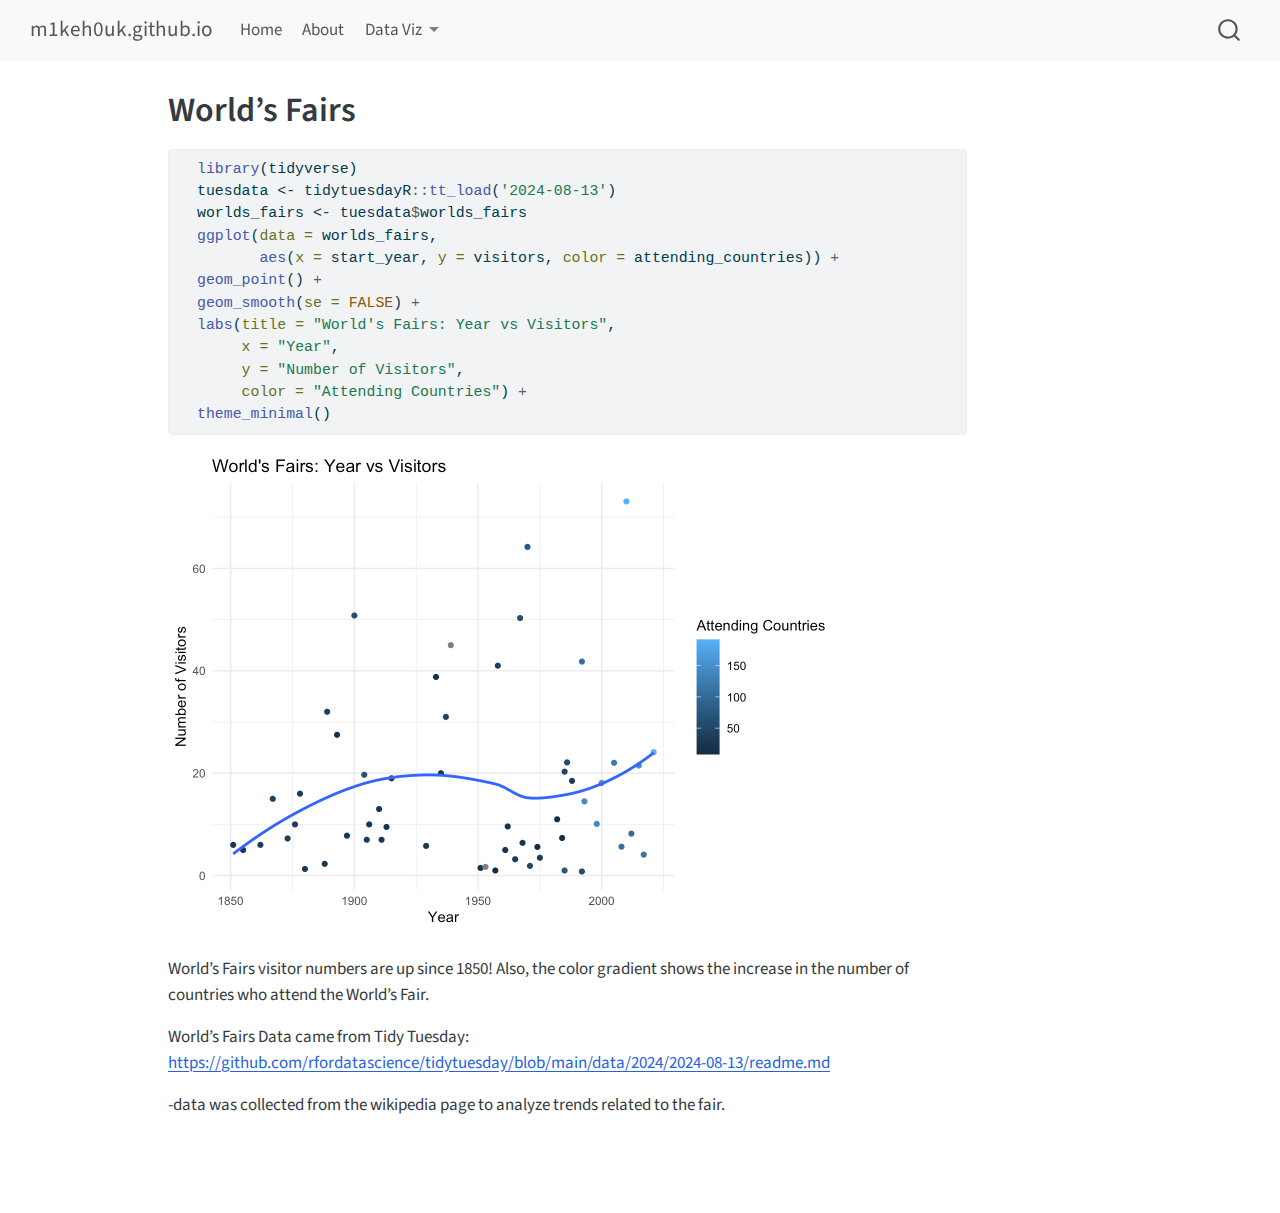
<file: docs/worldsfairs.html>
<!DOCTYPE html>
<html xmlns="http://www.w3.org/1999/xhtml" lang="en" xml:lang="en"><head>

<meta charset="utf-8">
<meta name="generator" content="quarto-1.4.555">

<meta name="viewport" content="width=device-width, initial-scale=1.0, user-scalable=yes">


<title>m1keh0uk.github.io - World’s Fairs</title>
<style>
code{white-space: pre-wrap;}
span.smallcaps{font-variant: small-caps;}
div.columns{display: flex; gap: min(4vw, 1.5em);}
div.column{flex: auto; overflow-x: auto;}
div.hanging-indent{margin-left: 1.5em; text-indent: -1.5em;}
ul.task-list{list-style: none;}
ul.task-list li input[type="checkbox"] {
  width: 0.8em;
  margin: 0 0.8em 0.2em -1em; /* quarto-specific, see https://github.com/quarto-dev/quarto-cli/issues/4556 */ 
  vertical-align: middle;
}
/* CSS for syntax highlighting */
pre > code.sourceCode { white-space: pre; position: relative; }
pre > code.sourceCode > span { line-height: 1.25; }
pre > code.sourceCode > span:empty { height: 1.2em; }
.sourceCode { overflow: visible; }
code.sourceCode > span { color: inherit; text-decoration: inherit; }
div.sourceCode { margin: 1em 0; }
pre.sourceCode { margin: 0; }
@media screen {
div.sourceCode { overflow: auto; }
}
@media print {
pre > code.sourceCode { white-space: pre-wrap; }
pre > code.sourceCode > span { text-indent: -5em; padding-left: 5em; }
}
pre.numberSource code
  { counter-reset: source-line 0; }
pre.numberSource code > span
  { position: relative; left: -4em; counter-increment: source-line; }
pre.numberSource code > span > a:first-child::before
  { content: counter(source-line);
    position: relative; left: -1em; text-align: right; vertical-align: baseline;
    border: none; display: inline-block;
    -webkit-touch-callout: none; -webkit-user-select: none;
    -khtml-user-select: none; -moz-user-select: none;
    -ms-user-select: none; user-select: none;
    padding: 0 4px; width: 4em;
  }
pre.numberSource { margin-left: 3em;  padding-left: 4px; }
div.sourceCode
  {   }
@media screen {
pre > code.sourceCode > span > a:first-child::before { text-decoration: underline; }
}
</style>


<script src="site_libs/quarto-nav/quarto-nav.js"></script>
<script src="site_libs/quarto-nav/headroom.min.js"></script>
<script src="site_libs/clipboard/clipboard.min.js"></script>
<script src="site_libs/quarto-search/autocomplete.umd.js"></script>
<script src="site_libs/quarto-search/fuse.min.js"></script>
<script src="site_libs/quarto-search/quarto-search.js"></script>
<meta name="quarto:offset" content="./">
<script src="site_libs/quarto-html/quarto.js"></script>
<script src="site_libs/quarto-html/popper.min.js"></script>
<script src="site_libs/quarto-html/tippy.umd.min.js"></script>
<script src="site_libs/quarto-html/anchor.min.js"></script>
<link href="site_libs/quarto-html/tippy.css" rel="stylesheet">
<link href="site_libs/quarto-html/quarto-syntax-highlighting.css" rel="stylesheet" id="quarto-text-highlighting-styles">
<script src="site_libs/bootstrap/bootstrap.min.js"></script>
<link href="site_libs/bootstrap/bootstrap-icons.css" rel="stylesheet">
<link href="site_libs/bootstrap/bootstrap.min.css" rel="stylesheet" id="quarto-bootstrap" data-mode="light">
<script id="quarto-search-options" type="application/json">{
  "location": "navbar",
  "copy-button": false,
  "collapse-after": 3,
  "panel-placement": "end",
  "type": "overlay",
  "limit": 50,
  "keyboard-shortcut": [
    "f",
    "/",
    "s"
  ],
  "show-item-context": false,
  "language": {
    "search-no-results-text": "No results",
    "search-matching-documents-text": "matching documents",
    "search-copy-link-title": "Copy link to search",
    "search-hide-matches-text": "Hide additional matches",
    "search-more-match-text": "more match in this document",
    "search-more-matches-text": "more matches in this document",
    "search-clear-button-title": "Clear",
    "search-text-placeholder": "",
    "search-detached-cancel-button-title": "Cancel",
    "search-submit-button-title": "Submit",
    "search-label": "Search"
  }
}</script>


<link rel="stylesheet" href="styles.css">
</head>

<body class="nav-fixed">

<div id="quarto-search-results"></div>
  <header id="quarto-header" class="headroom fixed-top">
    <nav class="navbar navbar-expand-lg " data-bs-theme="dark">
      <div class="navbar-container container-fluid">
      <div class="navbar-brand-container mx-auto">
    <a class="navbar-brand" href="./index.html">
    <span class="navbar-title">m1keh0uk.github.io</span>
    </a>
  </div>
            <div id="quarto-search" class="" title="Search"></div>
          <button class="navbar-toggler" type="button" data-bs-toggle="collapse" data-bs-target="#navbarCollapse" aria-controls="navbarCollapse" aria-expanded="false" aria-label="Toggle navigation" onclick="if (window.quartoToggleHeadroom) { window.quartoToggleHeadroom(); }">
  <span class="navbar-toggler-icon"></span>
</button>
          <div class="collapse navbar-collapse" id="navbarCollapse">
            <ul class="navbar-nav navbar-nav-scroll me-auto">
  <li class="nav-item">
    <a class="nav-link" href="./index.html"> 
<span class="menu-text">Home</span></a>
  </li>  
  <li class="nav-item">
    <a class="nav-link" href="./about.html"> 
<span class="menu-text">About</span></a>
  </li>  
  <li class="nav-item dropdown ">
    <a class="nav-link dropdown-toggle" href="#" id="nav-menu-data-viz" role="button" data-bs-toggle="dropdown" aria-expanded="false">
 <span class="menu-text">Data Viz</span>
    </a>
    <ul class="dropdown-menu" aria-labelledby="nav-menu-data-viz">    
        <li>
    <a class="dropdown-item" href="./worldsfairs.html">
 <span class="dropdown-text">World’s Fair</span></a>
  </li>  
        <li>
    <a class="dropdown-item" href="./outerSpaceObjects.html">
 <span class="dropdown-text">Outer Space Objects</span></a>
  </li>  
        <li>
    <a class="dropdown-item" href="./obamaTweets.html">
 <span class="dropdown-text">Obama’s Tweets</span></a>
  </li>  
        <li>
    <a class="dropdown-item" href="./planeSimulation.html">
 <span class="dropdown-text">Drunk Passenger Simualtion</span></a>
  </li>  
        <li>
    <a class="dropdown-item" href="./WAI.html">
 <span class="dropdown-text">WAI measures</span></a>
  </li>  
        <li>
    <a class="dropdown-item" href="./shinyWAI.html">
 <span class="dropdown-text">Interactive WAI</span></a>
  </li>  
        <li>
    <a class="dropdown-item" href="./presentation.html">
 <span class="dropdown-text">End of Semester Presentaion</span></a>
  </li>  
    </ul>
  </li>
</ul>
          </div> <!-- /navcollapse -->
          <div class="quarto-navbar-tools">
</div>
      </div> <!-- /container-fluid -->
    </nav>
</header>
<!-- content -->
<div id="quarto-content" class="quarto-container page-columns page-rows-contents page-layout-article page-navbar">
<!-- sidebar -->
<!-- margin-sidebar -->
    <div id="quarto-margin-sidebar" class="sidebar margin-sidebar">
        
    </div>
<!-- main -->
<main class="content" id="quarto-document-content">

<header id="title-block-header" class="quarto-title-block default">
<div class="quarto-title">
<h1 class="title">World’s Fairs</h1>
</div>



<div class="quarto-title-meta">

    
  
    
  </div>
  


</header>


<div class="cell">
<div class="sourceCode cell-code" id="cb1"><pre class="sourceCode r code-with-copy"><code class="sourceCode r"><span id="cb1-1"><a href="#cb1-1" aria-hidden="true" tabindex="-1"></a>  <span class="fu">library</span>(tidyverse)</span>
<span id="cb1-2"><a href="#cb1-2" aria-hidden="true" tabindex="-1"></a>  tuesdata <span class="ot">&lt;-</span> tidytuesdayR<span class="sc">::</span><span class="fu">tt_load</span>(<span class="st">'2024-08-13'</span>)</span>
<span id="cb1-3"><a href="#cb1-3" aria-hidden="true" tabindex="-1"></a>  worlds_fairs <span class="ot">&lt;-</span> tuesdata<span class="sc">$</span>worlds_fairs</span>
<span id="cb1-4"><a href="#cb1-4" aria-hidden="true" tabindex="-1"></a>  <span class="fu">ggplot</span>(<span class="at">data =</span> worlds_fairs, </span>
<span id="cb1-5"><a href="#cb1-5" aria-hidden="true" tabindex="-1"></a>         <span class="fu">aes</span>(<span class="at">x =</span> start_year, <span class="at">y =</span> visitors, <span class="at">color =</span> attending_countries)) <span class="sc">+</span></span>
<span id="cb1-6"><a href="#cb1-6" aria-hidden="true" tabindex="-1"></a>  <span class="fu">geom_point</span>() <span class="sc">+</span></span>
<span id="cb1-7"><a href="#cb1-7" aria-hidden="true" tabindex="-1"></a>  <span class="fu">geom_smooth</span>(<span class="at">se =</span> <span class="cn">FALSE</span>) <span class="sc">+</span></span>
<span id="cb1-8"><a href="#cb1-8" aria-hidden="true" tabindex="-1"></a>  <span class="fu">labs</span>(<span class="at">title =</span> <span class="st">"World's Fairs: Year vs Visitors"</span>,</span>
<span id="cb1-9"><a href="#cb1-9" aria-hidden="true" tabindex="-1"></a>       <span class="at">x =</span> <span class="st">"Year"</span>,</span>
<span id="cb1-10"><a href="#cb1-10" aria-hidden="true" tabindex="-1"></a>       <span class="at">y =</span> <span class="st">"Number of Visitors"</span>,</span>
<span id="cb1-11"><a href="#cb1-11" aria-hidden="true" tabindex="-1"></a>       <span class="at">color =</span> <span class="st">"Attending Countries"</span>) <span class="sc">+</span></span>
<span id="cb1-12"><a href="#cb1-12" aria-hidden="true" tabindex="-1"></a>  <span class="fu">theme_minimal</span>()</span></code><button title="Copy to Clipboard" class="code-copy-button"><i class="bi"></i></button></pre></div>
<div class="cell-output-display">
<div>
<figure class="figure">
<p><img src="worldsfairs_files/figure-html/unnamed-chunk-1-1.png" class="img-fluid figure-img" width="672"></p>
</figure>
</div>
</div>
</div>
<p>World’s Fairs visitor numbers are up since 1850! Also, the color gradient shows the increase in the number of countries who attend the World’s Fair.</p>
<p>World’s Fairs Data came from Tidy Tuesday: <a href="https://github.com/rfordatascience/tidytuesday/blob/main/data/2024/2024-08-13/readme.md" class="uri">https://github.com/rfordatascience/tidytuesday/blob/main/data/2024/2024-08-13/readme.md</a></p>
<p>-data was collected from the wikipedia page to analyze trends related to the fair.</p>



</main> <!-- /main -->
<script id="quarto-html-after-body" type="application/javascript">
window.document.addEventListener("DOMContentLoaded", function (event) {
  const toggleBodyColorMode = (bsSheetEl) => {
    const mode = bsSheetEl.getAttribute("data-mode");
    const bodyEl = window.document.querySelector("body");
    if (mode === "dark") {
      bodyEl.classList.add("quarto-dark");
      bodyEl.classList.remove("quarto-light");
    } else {
      bodyEl.classList.add("quarto-light");
      bodyEl.classList.remove("quarto-dark");
    }
  }
  const toggleBodyColorPrimary = () => {
    const bsSheetEl = window.document.querySelector("link#quarto-bootstrap");
    if (bsSheetEl) {
      toggleBodyColorMode(bsSheetEl);
    }
  }
  toggleBodyColorPrimary();  
  const icon = "";
  const anchorJS = new window.AnchorJS();
  anchorJS.options = {
    placement: 'right',
    icon: icon
  };
  anchorJS.add('.anchored');
  const isCodeAnnotation = (el) => {
    for (const clz of el.classList) {
      if (clz.startsWith('code-annotation-')) {                     
        return true;
      }
    }
    return false;
  }
  const clipboard = new window.ClipboardJS('.code-copy-button', {
    text: function(trigger) {
      const codeEl = trigger.previousElementSibling.cloneNode(true);
      for (const childEl of codeEl.children) {
        if (isCodeAnnotation(childEl)) {
          childEl.remove();
        }
      }
      return codeEl.innerText;
    }
  });
  clipboard.on('success', function(e) {
    // button target
    const button = e.trigger;
    // don't keep focus
    button.blur();
    // flash "checked"
    button.classList.add('code-copy-button-checked');
    var currentTitle = button.getAttribute("title");
    button.setAttribute("title", "Copied!");
    let tooltip;
    if (window.bootstrap) {
      button.setAttribute("data-bs-toggle", "tooltip");
      button.setAttribute("data-bs-placement", "left");
      button.setAttribute("data-bs-title", "Copied!");
      tooltip = new bootstrap.Tooltip(button, 
        { trigger: "manual", 
          customClass: "code-copy-button-tooltip",
          offset: [0, -8]});
      tooltip.show();    
    }
    setTimeout(function() {
      if (tooltip) {
        tooltip.hide();
        button.removeAttribute("data-bs-title");
        button.removeAttribute("data-bs-toggle");
        button.removeAttribute("data-bs-placement");
      }
      button.setAttribute("title", currentTitle);
      button.classList.remove('code-copy-button-checked');
    }, 1000);
    // clear code selection
    e.clearSelection();
  });
    var localhostRegex = new RegExp(/^(?:http|https):\/\/localhost\:?[0-9]*\//);
    var mailtoRegex = new RegExp(/^mailto:/);
      var filterRegex = new RegExp('/' + window.location.host + '/');
    var isInternal = (href) => {
        return filterRegex.test(href) || localhostRegex.test(href) || mailtoRegex.test(href);
    }
    // Inspect non-navigation links and adorn them if external
 	var links = window.document.querySelectorAll('a[href]:not(.nav-link):not(.navbar-brand):not(.toc-action):not(.sidebar-link):not(.sidebar-item-toggle):not(.pagination-link):not(.no-external):not([aria-hidden]):not(.dropdown-item):not(.quarto-navigation-tool)');
    for (var i=0; i<links.length; i++) {
      const link = links[i];
      if (!isInternal(link.href)) {
        // undo the damage that might have been done by quarto-nav.js in the case of
        // links that we want to consider external
        if (link.dataset.originalHref !== undefined) {
          link.href = link.dataset.originalHref;
        }
      }
    }
  function tippyHover(el, contentFn, onTriggerFn, onUntriggerFn) {
    const config = {
      allowHTML: true,
      maxWidth: 500,
      delay: 100,
      arrow: false,
      appendTo: function(el) {
          return el.parentElement;
      },
      interactive: true,
      interactiveBorder: 10,
      theme: 'quarto',
      placement: 'bottom-start',
    };
    if (contentFn) {
      config.content = contentFn;
    }
    if (onTriggerFn) {
      config.onTrigger = onTriggerFn;
    }
    if (onUntriggerFn) {
      config.onUntrigger = onUntriggerFn;
    }
    window.tippy(el, config); 
  }
  const noterefs = window.document.querySelectorAll('a[role="doc-noteref"]');
  for (var i=0; i<noterefs.length; i++) {
    const ref = noterefs[i];
    tippyHover(ref, function() {
      // use id or data attribute instead here
      let href = ref.getAttribute('data-footnote-href') || ref.getAttribute('href');
      try { href = new URL(href).hash; } catch {}
      const id = href.replace(/^#\/?/, "");
      const note = window.document.getElementById(id);
      if (note) {
        return note.innerHTML;
      } else {
        return "";
      }
    });
  }
  const xrefs = window.document.querySelectorAll('a.quarto-xref');
  const processXRef = (id, note) => {
    // Strip column container classes
    const stripColumnClz = (el) => {
      el.classList.remove("page-full", "page-columns");
      if (el.children) {
        for (const child of el.children) {
          stripColumnClz(child);
        }
      }
    }
    stripColumnClz(note)
    if (id === null || id.startsWith('sec-')) {
      // Special case sections, only their first couple elements
      const container = document.createElement("div");
      if (note.children && note.children.length > 2) {
        container.appendChild(note.children[0].cloneNode(true));
        for (let i = 1; i < note.children.length; i++) {
          const child = note.children[i];
          if (child.tagName === "P" && child.innerText === "") {
            continue;
          } else {
            container.appendChild(child.cloneNode(true));
            break;
          }
        }
        if (window.Quarto?.typesetMath) {
          window.Quarto.typesetMath(container);
        }
        return container.innerHTML
      } else {
        if (window.Quarto?.typesetMath) {
          window.Quarto.typesetMath(note);
        }
        return note.innerHTML;
      }
    } else {
      // Remove any anchor links if they are present
      const anchorLink = note.querySelector('a.anchorjs-link');
      if (anchorLink) {
        anchorLink.remove();
      }
      if (window.Quarto?.typesetMath) {
        window.Quarto.typesetMath(note);
      }
      // TODO in 1.5, we should make sure this works without a callout special case
      if (note.classList.contains("callout")) {
        return note.outerHTML;
      } else {
        return note.innerHTML;
      }
    }
  }
  for (var i=0; i<xrefs.length; i++) {
    const xref = xrefs[i];
    tippyHover(xref, undefined, function(instance) {
      instance.disable();
      let url = xref.getAttribute('href');
      let hash = undefined; 
      if (url.startsWith('#')) {
        hash = url;
      } else {
        try { hash = new URL(url).hash; } catch {}
      }
      if (hash) {
        const id = hash.replace(/^#\/?/, "");
        const note = window.document.getElementById(id);
        if (note !== null) {
          try {
            const html = processXRef(id, note.cloneNode(true));
            instance.setContent(html);
          } finally {
            instance.enable();
            instance.show();
          }
        } else {
          // See if we can fetch this
          fetch(url.split('#')[0])
          .then(res => res.text())
          .then(html => {
            const parser = new DOMParser();
            const htmlDoc = parser.parseFromString(html, "text/html");
            const note = htmlDoc.getElementById(id);
            if (note !== null) {
              const html = processXRef(id, note);
              instance.setContent(html);
            } 
          }).finally(() => {
            instance.enable();
            instance.show();
          });
        }
      } else {
        // See if we can fetch a full url (with no hash to target)
        // This is a special case and we should probably do some content thinning / targeting
        fetch(url)
        .then(res => res.text())
        .then(html => {
          const parser = new DOMParser();
          const htmlDoc = parser.parseFromString(html, "text/html");
          const note = htmlDoc.querySelector('main.content');
          if (note !== null) {
            // This should only happen for chapter cross references
            // (since there is no id in the URL)
            // remove the first header
            if (note.children.length > 0 && note.children[0].tagName === "HEADER") {
              note.children[0].remove();
            }
            const html = processXRef(null, note);
            instance.setContent(html);
          } 
        }).finally(() => {
          instance.enable();
          instance.show();
        });
      }
    }, function(instance) {
    });
  }
      let selectedAnnoteEl;
      const selectorForAnnotation = ( cell, annotation) => {
        let cellAttr = 'data-code-cell="' + cell + '"';
        let lineAttr = 'data-code-annotation="' +  annotation + '"';
        const selector = 'span[' + cellAttr + '][' + lineAttr + ']';
        return selector;
      }
      const selectCodeLines = (annoteEl) => {
        const doc = window.document;
        const targetCell = annoteEl.getAttribute("data-target-cell");
        const targetAnnotation = annoteEl.getAttribute("data-target-annotation");
        const annoteSpan = window.document.querySelector(selectorForAnnotation(targetCell, targetAnnotation));
        const lines = annoteSpan.getAttribute("data-code-lines").split(",");
        const lineIds = lines.map((line) => {
          return targetCell + "-" + line;
        })
        let top = null;
        let height = null;
        let parent = null;
        if (lineIds.length > 0) {
            //compute the position of the single el (top and bottom and make a div)
            const el = window.document.getElementById(lineIds[0]);
            top = el.offsetTop;
            height = el.offsetHeight;
            parent = el.parentElement.parentElement;
          if (lineIds.length > 1) {
            const lastEl = window.document.getElementById(lineIds[lineIds.length - 1]);
            const bottom = lastEl.offsetTop + lastEl.offsetHeight;
            height = bottom - top;
          }
          if (top !== null && height !== null && parent !== null) {
            // cook up a div (if necessary) and position it 
            let div = window.document.getElementById("code-annotation-line-highlight");
            if (div === null) {
              div = window.document.createElement("div");
              div.setAttribute("id", "code-annotation-line-highlight");
              div.style.position = 'absolute';
              parent.appendChild(div);
            }
            div.style.top = top - 2 + "px";
            div.style.height = height + 4 + "px";
            div.style.left = 0;
            let gutterDiv = window.document.getElementById("code-annotation-line-highlight-gutter");
            if (gutterDiv === null) {
              gutterDiv = window.document.createElement("div");
              gutterDiv.setAttribute("id", "code-annotation-line-highlight-gutter");
              gutterDiv.style.position = 'absolute';
              const codeCell = window.document.getElementById(targetCell);
              const gutter = codeCell.querySelector('.code-annotation-gutter');
              gutter.appendChild(gutterDiv);
            }
            gutterDiv.style.top = top - 2 + "px";
            gutterDiv.style.height = height + 4 + "px";
          }
          selectedAnnoteEl = annoteEl;
        }
      };
      const unselectCodeLines = () => {
        const elementsIds = ["code-annotation-line-highlight", "code-annotation-line-highlight-gutter"];
        elementsIds.forEach((elId) => {
          const div = window.document.getElementById(elId);
          if (div) {
            div.remove();
          }
        });
        selectedAnnoteEl = undefined;
      };
        // Handle positioning of the toggle
    window.addEventListener(
      "resize",
      throttle(() => {
        elRect = undefined;
        if (selectedAnnoteEl) {
          selectCodeLines(selectedAnnoteEl);
        }
      }, 10)
    );
    function throttle(fn, ms) {
    let throttle = false;
    let timer;
      return (...args) => {
        if(!throttle) { // first call gets through
            fn.apply(this, args);
            throttle = true;
        } else { // all the others get throttled
            if(timer) clearTimeout(timer); // cancel #2
            timer = setTimeout(() => {
              fn.apply(this, args);
              timer = throttle = false;
            }, ms);
        }
      };
    }
      // Attach click handler to the DT
      const annoteDls = window.document.querySelectorAll('dt[data-target-cell]');
      for (const annoteDlNode of annoteDls) {
        annoteDlNode.addEventListener('click', (event) => {
          const clickedEl = event.target;
          if (clickedEl !== selectedAnnoteEl) {
            unselectCodeLines();
            const activeEl = window.document.querySelector('dt[data-target-cell].code-annotation-active');
            if (activeEl) {
              activeEl.classList.remove('code-annotation-active');
            }
            selectCodeLines(clickedEl);
            clickedEl.classList.add('code-annotation-active');
          } else {
            // Unselect the line
            unselectCodeLines();
            clickedEl.classList.remove('code-annotation-active');
          }
        });
      }
  const findCites = (el) => {
    const parentEl = el.parentElement;
    if (parentEl) {
      const cites = parentEl.dataset.cites;
      if (cites) {
        return {
          el,
          cites: cites.split(' ')
        };
      } else {
        return findCites(el.parentElement)
      }
    } else {
      return undefined;
    }
  };
  var bibliorefs = window.document.querySelectorAll('a[role="doc-biblioref"]');
  for (var i=0; i<bibliorefs.length; i++) {
    const ref = bibliorefs[i];
    const citeInfo = findCites(ref);
    if (citeInfo) {
      tippyHover(citeInfo.el, function() {
        var popup = window.document.createElement('div');
        citeInfo.cites.forEach(function(cite) {
          var citeDiv = window.document.createElement('div');
          citeDiv.classList.add('hanging-indent');
          citeDiv.classList.add('csl-entry');
          var biblioDiv = window.document.getElementById('ref-' + cite);
          if (biblioDiv) {
            citeDiv.innerHTML = biblioDiv.innerHTML;
          }
          popup.appendChild(citeDiv);
        });
        return popup.innerHTML;
      });
    }
  }
});
</script>
</div> <!-- /content -->




</body></html>
</file>
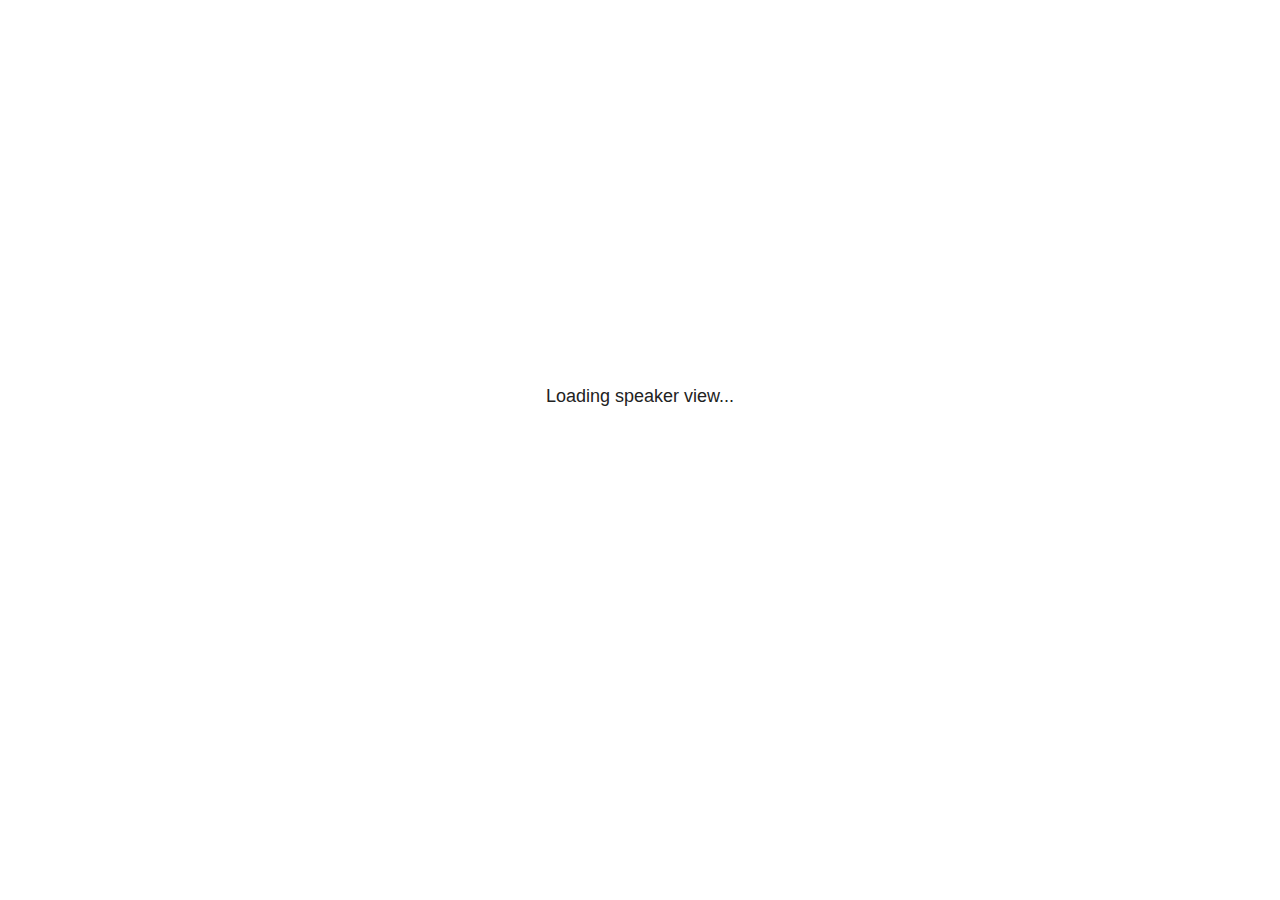
<file: docs/site_libs/revealjs/plugin/notes/speaker-view.html>
<!--
	NOTE: You need to build the notes plugin after making changes to this file.
-->
<html lang="en">
	<head>
		<meta charset="utf-8">

		<title>reveal.js - Speaker View</title>

		<style>
			body {
				font-family: Helvetica;
				font-size: 18px;
			}

			#current-slide,
			#upcoming-slide,
			#speaker-controls {
				padding: 6px;
				box-sizing: border-box;
				-moz-box-sizing: border-box;
			}

			#current-slide iframe,
			#upcoming-slide iframe {
				width: 100%;
				height: 100%;
				border: 1px solid #ddd;
			}

			#current-slide .label,
			#upcoming-slide .label {
				position: absolute;
				top: 10px;
				left: 10px;
				z-index: 2;
			}

			#connection-status {
				position: absolute;
				top: 0;
				left: 0;
				width: 100%;
				height: 100%;
				z-index: 20;
				padding: 30% 20% 20% 20%;
				font-size: 18px;
				color: #222;
				background: #fff;
				text-align: center;
				box-sizing: border-box;
				line-height: 1.4;
			}

			.overlay-element {
				height: 34px;
				line-height: 34px;
				padding: 0 10px;
				text-shadow: none;
				background: rgba( 220, 220, 220, 0.8 );
				color: #222;
				font-size: 14px;
			}

			.overlay-element.interactive:hover {
				background: rgba( 220, 220, 220, 1 );
			}

			#current-slide {
				position: absolute;
				width: 60%;
				height: 100%;
				top: 0;
				left: 0;
				padding-right: 0;
			}

			#upcoming-slide {
				position: absolute;
				width: 40%;
				height: 40%;
				right: 0;
				top: 0;
			}

			/* Speaker controls */
			#speaker-controls {
				position: absolute;
				top: 40%;
				right: 0;
				width: 40%;
				height: 60%;
				overflow: auto;
				font-size: 18px;
			}

				.speaker-controls-time.hidden,
				.speaker-controls-notes.hidden {
					display: none;
				}

				.speaker-controls-time .label,
				.speaker-controls-pace .label,
				.speaker-controls-notes .label {
					text-transform: uppercase;
					font-weight: normal;
					font-size: 0.66em;
					color: #666;
					margin: 0;
				}

				.speaker-controls-time, .speaker-controls-pace {
					border-bottom: 1px solid rgba( 200, 200, 200, 0.5 );
					margin-bottom: 10px;
					padding: 10px 16px;
					padding-bottom: 20px;
					cursor: pointer;
				}

				.speaker-controls-time .reset-button {
					opacity: 0;
					float: right;
					color: #666;
					text-decoration: none;
				}
				.speaker-controls-time:hover .reset-button {
					opacity: 1;
				}

				.speaker-controls-time .timer,
				.speaker-controls-time .clock {
					width: 50%;
				}

				.speaker-controls-time .timer,
				.speaker-controls-time .clock,
				.speaker-controls-time .pacing .hours-value,
				.speaker-controls-time .pacing .minutes-value,
				.speaker-controls-time .pacing .seconds-value {
					font-size: 1.9em;
				}

				.speaker-controls-time .timer {
					float: left;
				}

				.speaker-controls-time .clock {
					float: right;
					text-align: right;
				}

				.speaker-controls-time span.mute {
					opacity: 0.3;
				}

				.speaker-controls-time .pacing-title {
					margin-top: 5px;
				}

				.speaker-controls-time .pacing.ahead {
					color: blue;
				}

				.speaker-controls-time .pacing.on-track {
					color: green;
				}

				.speaker-controls-time .pacing.behind {
					color: red;
				}

				.speaker-controls-notes {
					padding: 10px 16px;
				}

				.speaker-controls-notes .value {
					margin-top: 5px;
					line-height: 1.4;
					font-size: 1.2em;
				}

			/* Layout selector */
			#speaker-layout {
				position: absolute;
				top: 10px;
				right: 10px;
				color: #222;
				z-index: 10;
			}
				#speaker-layout select {
					position: absolute;
					width: 100%;
					height: 100%;
					top: 0;
					left: 0;
					border: 0;
					box-shadow: 0;
					cursor: pointer;
					opacity: 0;

					font-size: 1em;
					background-color: transparent;

					-moz-appearance: none;
					-webkit-appearance: none;
					-webkit-tap-highlight-color: rgba(0, 0, 0, 0);
				}

				#speaker-layout select:focus {
					outline: none;
					box-shadow: none;
				}

			.clear {
				clear: both;
			}

			/* Speaker layout: Wide */
			body[data-speaker-layout="wide"] #current-slide,
			body[data-speaker-layout="wide"] #upcoming-slide {
				width: 50%;
				height: 45%;
				padding: 6px;
			}

			body[data-speaker-layout="wide"] #current-slide {
				top: 0;
				left: 0;
			}

			body[data-speaker-layout="wide"] #upcoming-slide {
				top: 0;
				left: 50%;
			}

			body[data-speaker-layout="wide"] #speaker-controls {
				top: 45%;
				left: 0;
				width: 100%;
				height: 50%;
				font-size: 1.25em;
			}

			/* Speaker layout: Tall */
			body[data-speaker-layout="tall"] #current-slide,
			body[data-speaker-layout="tall"] #upcoming-slide {
				width: 45%;
				height: 50%;
				padding: 6px;
			}

			body[data-speaker-layout="tall"] #current-slide {
				top: 0;
				left: 0;
			}

			body[data-speaker-layout="tall"] #upcoming-slide {
				top: 50%;
				left: 0;
			}

			body[data-speaker-layout="tall"] #speaker-controls {
				padding-top: 40px;
				top: 0;
				left: 45%;
				width: 55%;
				height: 100%;
				font-size: 1.25em;
			}

			/* Speaker layout: Notes only */
			body[data-speaker-layout="notes-only"] #current-slide,
			body[data-speaker-layout="notes-only"] #upcoming-slide {
				display: none;
			}

			body[data-speaker-layout="notes-only"] #speaker-controls {
				padding-top: 40px;
				top: 0;
				left: 0;
				width: 100%;
				height: 100%;
				font-size: 1.25em;
			}

			@media screen and (max-width: 1080px) {
				body[data-speaker-layout="default"] #speaker-controls {
					font-size: 16px;
				}
			}

			@media screen and (max-width: 900px) {
				body[data-speaker-layout="default"] #speaker-controls {
					font-size: 14px;
				}
			}

			@media screen and (max-width: 800px) {
				body[data-speaker-layout="default"] #speaker-controls {
					font-size: 12px;
				}
			}

		</style>
	</head>

	<body>

		<div id="connection-status">Loading speaker view...</div>

		<div id="current-slide"></div>
		<div id="upcoming-slide"><span class="overlay-element label">Upcoming</span></div>
		<div id="speaker-controls">
			<div class="speaker-controls-time">
				<h4 class="label">Time <span class="reset-button">Click to Reset</span></h4>
				<div class="clock">
					<span class="clock-value">0:00 AM</span>
				</div>
				<div class="timer">
					<span class="hours-value">00</span><span class="minutes-value">:00</span><span class="seconds-value">:00</span>
				</div>
				<div class="clear"></div>

				<h4 class="label pacing-title" style="display: none">Pacing – Time to finish current slide</h4>
				<div class="pacing" style="display: none">
					<span class="hours-value">00</span><span class="minutes-value">:00</span><span class="seconds-value">:00</span>
				</div>
			</div>

			<div class="speaker-controls-notes hidden">
				<h4 class="label">Notes</h4>
				<div class="value"></div>
			</div>
		</div>
		<div id="speaker-layout" class="overlay-element interactive">
			<span class="speaker-layout-label"></span>
			<select class="speaker-layout-dropdown"></select>
		</div>

		<script>

			(function() {

				var notes,
					notesValue,
					currentState,
					currentSlide,
					upcomingSlide,
					layoutLabel,
					layoutDropdown,
					pendingCalls = {},
					lastRevealApiCallId = 0,
					connected = false,
					whitelistedWindows = [window.opener];

				var SPEAKER_LAYOUTS = {
					'default': 'Default',
					'wide': 'Wide',
					'tall': 'Tall',
					'notes-only': 'Notes only'
				};

				setupLayout();

				var connectionStatus = document.querySelector( '#connection-status' );
				var connectionTimeout = setTimeout( function() {
					connectionStatus.innerHTML = 'Error connecting to main window.<br>Please try closing and reopening the speaker view.';
				}, 5000 );
;
				window.addEventListener( 'message', function( event ) {

					// Validate the origin of this message to prevent XSS
					if( window.location.origin !== event.origin && whitelistedWindows.indexOf( event.source ) === -1 ) {
						return;
					}

					clearTimeout( connectionTimeout );
					connectionStatus.style.display = 'none';

					var data = JSON.parse( event.data );

					// The overview mode is only useful to the reveal.js instance
					// where navigation occurs so we don't sync it
					if( data.state ) delete data.state.overview;

					// Messages sent by the notes plugin inside of the main window
					if( data && data.namespace === 'reveal-notes' ) {
						if( data.type === 'connect' ) {
							handleConnectMessage( data );
						}
						else if( data.type === 'state' ) {
							handleStateMessage( data );
						}
						else if( data.type === 'return' ) {
							pendingCalls[data.callId](data.result);
							delete pendingCalls[data.callId];
						}
					}
					// Messages sent by the reveal.js inside of the current slide preview
					else if( data && data.namespace === 'reveal' ) {
						if( /ready/.test( data.eventName ) ) {
							// Send a message back to notify that the handshake is complete
							window.opener.postMessage( JSON.stringify({ namespace: 'reveal-notes', type: 'connected'} ), '*' );
						}
						else if( /slidechanged|fragmentshown|fragmenthidden|paused|resumed/.test( data.eventName ) && currentState !== JSON.stringify( data.state ) ) {

							dispatchStateToMainWindow( data.state );

						}
					}

				} );

				/**
				 * Updates the presentation in the main window to match the state
				 * of the presentation in the notes window.
				 */
				const dispatchStateToMainWindow = debounce(( state ) => {
					window.opener.postMessage( JSON.stringify({ method: 'setState', args: [ state ]} ), '*' );
				}, 500);

				/**
				 * Asynchronously calls the Reveal.js API of the main frame.
				 */
				function callRevealApi( methodName, methodArguments, callback ) {

					var callId = ++lastRevealApiCallId;
					pendingCalls[callId] = callback;
					window.opener.postMessage( JSON.stringify( {
						namespace: 'reveal-notes',
						type: 'call',
						callId: callId,
						methodName: methodName,
						arguments: methodArguments
					} ), '*' );

				}

				/**
				 * Called when the main window is trying to establish a
				 * connection.
				 */
				function handleConnectMessage( data ) {

					if( connected === false ) {
						connected = true;

						setupIframes( data );
						setupKeyboard();
						setupNotes();
						setupTimer();
						setupHeartbeat();
					}

				}

				/**
				 * Called when the main window sends an updated state.
				 */
				function handleStateMessage( data ) {

					// Store the most recently set state to avoid circular loops
					// applying the same state
					currentState = JSON.stringify( data.state );

					// No need for updating the notes in case of fragment changes
					if ( data.notes ) {
						notes.classList.remove( 'hidden' );
						notesValue.style.whiteSpace = data.whitespace;
						if( data.markdown ) {
							notesValue.innerHTML = marked( data.notes );
						}
						else {
							notesValue.innerHTML = data.notes;
						}
					}
					else {
						notes.classList.add( 'hidden' );
					}

					// Update the note slides
					currentSlide.contentWindow.postMessage( JSON.stringify({ method: 'setState', args: [ data.state ] }), '*' );
					upcomingSlide.contentWindow.postMessage( JSON.stringify({ method: 'setState', args: [ data.state ] }), '*' );
					upcomingSlide.contentWindow.postMessage( JSON.stringify({ method: 'next' }), '*' );

				}

				// Limit to max one state update per X ms
				handleStateMessage = debounce( handleStateMessage, 200 );

				/**
				 * Forward keyboard events to the current slide window.
				 * This enables keyboard events to work even if focus
				 * isn't set on the current slide iframe.
				 *
				 * Block F5 default handling, it reloads and disconnects
				 * the speaker notes window.
				 */
				function setupKeyboard() {

					document.addEventListener( 'keydown', function( event ) {
						if( event.keyCode === 116 || ( event.metaKey && event.keyCode === 82 ) ) {
							event.preventDefault();
							return false;
						}
						currentSlide.contentWindow.postMessage( JSON.stringify({ method: 'triggerKey', args: [ event.keyCode ] }), '*' );
					} );

				}

				/**
				 * Creates the preview iframes.
				 */
				function setupIframes( data ) {

					var params = [
						'receiver',
						'progress=false',
						'history=false',
						'transition=none',
						'autoSlide=0',
						'backgroundTransition=none'
					].join( '&' );

					var urlSeparator = /\?/.test(data.url) ? '&' : '?';
					var hash = '#/' + data.state.indexh + '/' + data.state.indexv;
					var currentURL = data.url + urlSeparator + params + '&postMessageEvents=true' + hash;
					var upcomingURL = data.url + urlSeparator + params + '&controls=false' + hash;

					currentSlide = document.createElement( 'iframe' );
					currentSlide.setAttribute( 'width', 1280 );
					currentSlide.setAttribute( 'height', 1024 );
					currentSlide.setAttribute( 'src', currentURL );
					document.querySelector( '#current-slide' ).appendChild( currentSlide );

					upcomingSlide = document.createElement( 'iframe' );
					upcomingSlide.setAttribute( 'width', 640 );
					upcomingSlide.setAttribute( 'height', 512 );
					upcomingSlide.setAttribute( 'src', upcomingURL );
					document.querySelector( '#upcoming-slide' ).appendChild( upcomingSlide );

					whitelistedWindows.push( currentSlide.contentWindow, upcomingSlide.contentWindow );

				}

				/**
				 * Setup the notes UI.
				 */
				function setupNotes() {

					notes = document.querySelector( '.speaker-controls-notes' );
					notesValue = document.querySelector( '.speaker-controls-notes .value' );

				}

				/**
				 * We send out a heartbeat at all times to ensure we can
				 * reconnect with the main presentation window after reloads.
				 */
				function setupHeartbeat() {

					setInterval( () => {
						window.opener.postMessage( JSON.stringify({ namespace: 'reveal-notes', type: 'heartbeat'} ), '*' );
					}, 1000 );

				}

				function getTimings( callback ) {

					callRevealApi( 'getSlidesAttributes', [], function ( slideAttributes ) {
						callRevealApi( 'getConfig', [], function ( config ) {
							var totalTime = config.totalTime;
							var minTimePerSlide = config.minimumTimePerSlide || 0;
							var defaultTiming = config.defaultTiming;
							if ((defaultTiming == null) && (totalTime == null)) {
								callback(null);
								return;
							}
							// Setting totalTime overrides defaultTiming
							if (totalTime) {
								defaultTiming = 0;
							}
							var timings = [];
							for ( var i in slideAttributes ) {
								var slide = slideAttributes[ i ];
								var timing = defaultTiming;
								if( slide.hasOwnProperty( 'data-timing' )) {
									var t = slide[ 'data-timing' ];
									timing = parseInt(t);
									if( isNaN(timing) ) {
										console.warn("Could not parse timing '" + t + "' of slide " + i + "; using default of " + defaultTiming);
										timing = defaultTiming;
									}
								}
								timings.push(timing);
							}
							if ( totalTime ) {
								// After we've allocated time to individual slides, we summarize it and
								// subtract it from the total time
								var remainingTime = totalTime - timings.reduce( function(a, b) { return a + b; }, 0 );
								// The remaining time is divided by the number of slides that have 0 seconds
								// allocated at the moment, giving the average time-per-slide on the remaining slides
								var remainingSlides = (timings.filter( function(x) { return x == 0 }) ).length
								var timePerSlide = Math.round( remainingTime / remainingSlides, 0 )
								// And now we replace every zero-value timing with that average
								timings = timings.map( function(x) { return (x==0 ? timePerSlide : x) } );
							}
							var slidesUnderMinimum = timings.filter( function(x) { return (x < minTimePerSlide) } ).length
							if ( slidesUnderMinimum ) {
								message = "The pacing time for " + slidesUnderMinimum + " slide(s) is under the configured minimum of " + minTimePerSlide + " seconds. Check the data-timing attribute on individual slides, or consider increasing the totalTime or minimumTimePerSlide configuration options (or removing some slides).";
								alert(message);
							}
							callback( timings );
						} );
					} );

				}

				/**
				 * Return the number of seconds allocated for presenting
				 * all slides up to and including this one.
				 */
				function getTimeAllocated( timings, callback ) {

					callRevealApi( 'getSlidePastCount', [], function ( currentSlide ) {
						var allocated = 0;
						for (var i in timings.slice(0, currentSlide + 1)) {
							allocated += timings[i];
						}
						callback( allocated );
					} );

				}

				/**
				 * Create the timer and clock and start updating them
				 * at an interval.
				 */
				function setupTimer() {

					var start = new Date(),
					timeEl = document.querySelector( '.speaker-controls-time' ),
					clockEl = timeEl.querySelector( '.clock-value' ),
					hoursEl = timeEl.querySelector( '.hours-value' ),
					minutesEl = timeEl.querySelector( '.minutes-value' ),
					secondsEl = timeEl.querySelector( '.seconds-value' ),
					pacingTitleEl = timeEl.querySelector( '.pacing-title' ),
					pacingEl = timeEl.querySelector( '.pacing' ),
					pacingHoursEl = pacingEl.querySelector( '.hours-value' ),
					pacingMinutesEl = pacingEl.querySelector( '.minutes-value' ),
					pacingSecondsEl = pacingEl.querySelector( '.seconds-value' );

					var timings = null;
					getTimings( function ( _timings ) {

						timings = _timings;
						if (_timings !== null) {
							pacingTitleEl.style.removeProperty('display');
							pacingEl.style.removeProperty('display');
						}

						// Update once directly
						_updateTimer();

						// Then update every second
						setInterval( _updateTimer, 1000 );

					} );


					function _resetTimer() {

						if (timings == null) {
							start = new Date();
							_updateTimer();
						}
						else {
							// Reset timer to beginning of current slide
							getTimeAllocated( timings, function ( slideEndTimingSeconds ) {
								var slideEndTiming = slideEndTimingSeconds * 1000;
								callRevealApi( 'getSlidePastCount', [], function ( currentSlide ) {
									var currentSlideTiming = timings[currentSlide] * 1000;
									var previousSlidesTiming = slideEndTiming - currentSlideTiming;
									var now = new Date();
									start = new Date(now.getTime() - previousSlidesTiming);
									_updateTimer();
								} );
							} );
						}

					}

					timeEl.addEventListener( 'click', function() {
						_resetTimer();
						return false;
					} );

					function _displayTime( hrEl, minEl, secEl, time) {

						var sign = Math.sign(time) == -1 ? "-" : "";
						time = Math.abs(Math.round(time / 1000));
						var seconds = time % 60;
						var minutes = Math.floor( time / 60 ) % 60 ;
						var hours = Math.floor( time / ( 60 * 60 )) ;
						hrEl.innerHTML = sign + zeroPadInteger( hours );
						if (hours == 0) {
							hrEl.classList.add( 'mute' );
						}
						else {
							hrEl.classList.remove( 'mute' );
						}
						minEl.innerHTML = ':' + zeroPadInteger( minutes );
						if (hours == 0 && minutes == 0) {
							minEl.classList.add( 'mute' );
						}
						else {
							minEl.classList.remove( 'mute' );
						}
						secEl.innerHTML = ':' + zeroPadInteger( seconds );
					}

					function _updateTimer() {

						var diff, hours, minutes, seconds,
						now = new Date();

						diff = now.getTime() - start.getTime();

						clockEl.innerHTML = now.toLocaleTimeString( 'en-US', { hour12: true, hour: '2-digit', minute:'2-digit' } );
						_displayTime( hoursEl, minutesEl, secondsEl, diff );
						if (timings !== null) {
							_updatePacing(diff);
						}

					}

					function _updatePacing(diff) {

						getTimeAllocated( timings, function ( slideEndTimingSeconds ) {
							var slideEndTiming = slideEndTimingSeconds * 1000;

							callRevealApi( 'getSlidePastCount', [], function ( currentSlide ) {
								var currentSlideTiming = timings[currentSlide] * 1000;
								var timeLeftCurrentSlide = slideEndTiming - diff;
								if (timeLeftCurrentSlide < 0) {
									pacingEl.className = 'pacing behind';
								}
								else if (timeLeftCurrentSlide < currentSlideTiming) {
									pacingEl.className = 'pacing on-track';
								}
								else {
									pacingEl.className = 'pacing ahead';
								}
								_displayTime( pacingHoursEl, pacingMinutesEl, pacingSecondsEl, timeLeftCurrentSlide );
							} );
						} );
					}

				}

				/**
				 * Sets up the speaker view layout and layout selector.
				 */
				function setupLayout() {

					layoutDropdown = document.querySelector( '.speaker-layout-dropdown' );
					layoutLabel = document.querySelector( '.speaker-layout-label' );

					// Render the list of available layouts
					for( var id in SPEAKER_LAYOUTS ) {
						var option = document.createElement( 'option' );
						option.setAttribute( 'value', id );
						option.textContent = SPEAKER_LAYOUTS[ id ];
						layoutDropdown.appendChild( option );
					}

					// Monitor the dropdown for changes
					layoutDropdown.addEventListener( 'change', function( event ) {

						setLayout( layoutDropdown.value );

					}, false );

					// Restore any currently persisted layout
					setLayout( getLayout() );

				}

				/**
				 * Sets a new speaker view layout. The layout is persisted
				 * in local storage.
				 */
				function setLayout( value ) {

					var title = SPEAKER_LAYOUTS[ value ];

					layoutLabel.innerHTML = 'Layout' + ( title ? ( ': ' + title ) : '' );
					layoutDropdown.value = value;

					document.body.setAttribute( 'data-speaker-layout', value );

					// Persist locally
					if( supportsLocalStorage() ) {
						window.localStorage.setItem( 'reveal-speaker-layout', value );
					}

				}

				/**
				 * Returns the ID of the most recently set speaker layout
				 * or our default layout if none has been set.
				 */
				function getLayout() {

					if( supportsLocalStorage() ) {
						var layout = window.localStorage.getItem( 'reveal-speaker-layout' );
						if( layout ) {
							return layout;
						}
					}

					// Default to the first record in the layouts hash
					for( var id in SPEAKER_LAYOUTS ) {
						return id;
					}

				}

				function supportsLocalStorage() {

					try {
						localStorage.setItem('test', 'test');
						localStorage.removeItem('test');
						return true;
					}
					catch( e ) {
						return false;
					}

				}

				function zeroPadInteger( num ) {

					var str = '00' + parseInt( num );
					return str.substring( str.length - 2 );

				}

				/**
				 * Limits the frequency at which a function can be called.
				 */
				function debounce( fn, ms ) {

					var lastTime = 0,
						timeout;

					return function() {

						var args = arguments;
						var context = this;

						clearTimeout( timeout );

						var timeSinceLastCall = Date.now() - lastTime;
						if( timeSinceLastCall > ms ) {
							fn.apply( context, args );
							lastTime = Date.now();
						}
						else {
							timeout = setTimeout( function() {
								fn.apply( context, args );
								lastTime = Date.now();
							}, ms - timeSinceLastCall );
						}

					}

				}

			})();

		</script>
	</body>
</html>
</file>
<file: style.css>
a {
    color: blue;
}
.nav {
    background-color: #ff5607;
    text-align: center;
}

.nav ul {
    list-style-type: none;
    padding: 0;
    margin: 0;
    display: flex;
}

.nav li {
    margin: 0 10px;
}

.nav a {
    display: block;
    padding: 10px 15px;
    color: white;
    text-decoration: none; 
}

.nav a:hover {
    background-color: #555;
}

table {
    width: 60%;
    margin: 40px;
    border-collapse: collapse; 
}

th, td {
    border: 1px solid black;
    padding: 8px;
    text-align: center;
}

th {
    background-color: #979595;
    font-weight: bold;
}

.bucket-item {
    border: 1px solid #ccc;
    padding: 20px;
    margin: 20px 0;
    background-color: #f9f9f9;
}

.bucket-item h2 {
    color: #333;
    font-family: Arial, sans-serif;
}

#skydiving {
    color: red;
}

.bottom-image img {
    width: 100%;
    height: auto;
}

.about-me {
    padding: 20px;
    background-color: yellow;
}

.links ul {
    list-style-type: none;
    padding: 0;
}

.lebron {
    font-weight: bold;
}

@media (max-width: 600px) {
    h1 {
        font-size: 24px;
        padding: 10px;
        text-align: center;
    }
}
</file>
<file: _site/site_libs/quarto-html/tippy.css>
.tippy-box[data-animation=fade][data-state=hidden]{opacity:0}[data-tippy-root]{max-width:calc(100vw - 10px)}.tippy-box{position:relative;background-color:#333;color:#fff;border-radius:4px;font-size:14px;line-height:1.4;white-space:normal;outline:0;transition-property:transform,visibility,opacity}.tippy-box[data-placement^=top]>.tippy-arrow{bottom:0}.tippy-box[data-placement^=top]>.tippy-arrow:before{bottom:-7px;left:0;border-width:8px 8px 0;border-top-color:initial;transform-origin:center top}.tippy-box[data-placement^=bottom]>.tippy-arrow{top:0}.tippy-box[data-placement^=bottom]>.tippy-arrow:before{top:-7px;left:0;border-width:0 8px 8px;border-bottom-color:initial;transform-origin:center bottom}.tippy-box[data-placement^=left]>.tippy-arrow{right:0}.tippy-box[data-placement^=left]>.tippy-arrow:before{border-width:8px 0 8px 8px;border-left-color:initial;right:-7px;transform-origin:center left}.tippy-box[data-placement^=right]>.tippy-arrow{left:0}.tippy-box[data-placement^=right]>.tippy-arrow:before{left:-7px;border-width:8px 8px 8px 0;border-right-color:initial;transform-origin:center right}.tippy-box[data-inertia][data-state=visible]{transition-timing-function:cubic-bezier(.54,1.5,.38,1.11)}.tippy-arrow{width:16px;height:16px;color:#333}.tippy-arrow:before{content:"";position:absolute;border-color:transparent;border-style:solid}.tippy-content{position:relative;padding:5px 9px;z-index:1}
</file>
<file: _site/site_libs/quarto-html/quarto-syntax-highlighting.css>
/* quarto syntax highlight colors */
:root {
  --quarto-hl-ot-color: #003B4F;
  --quarto-hl-at-color: #657422;
  --quarto-hl-ss-color: #20794D;
  --quarto-hl-an-color: #5E5E5E;
  --quarto-hl-fu-color: #4758AB;
  --quarto-hl-st-color: #20794D;
  --quarto-hl-cf-color: #003B4F;
  --quarto-hl-op-color: #5E5E5E;
  --quarto-hl-er-color: #AD0000;
  --quarto-hl-bn-color: #AD0000;
  --quarto-hl-al-color: #AD0000;
  --quarto-hl-va-color: #111111;
  --quarto-hl-bu-color: inherit;
  --quarto-hl-ex-color: inherit;
  --quarto-hl-pp-color: #AD0000;
  --quarto-hl-in-color: #5E5E5E;
  --quarto-hl-vs-color: #20794D;
  --quarto-hl-wa-color: #5E5E5E;
  --quarto-hl-do-color: #5E5E5E;
  --quarto-hl-im-color: #00769E;
  --quarto-hl-ch-color: #20794D;
  --quarto-hl-dt-color: #AD0000;
  --quarto-hl-fl-color: #AD0000;
  --quarto-hl-co-color: #5E5E5E;
  --quarto-hl-cv-color: #5E5E5E;
  --quarto-hl-cn-color: #8f5902;
  --quarto-hl-sc-color: #5E5E5E;
  --quarto-hl-dv-color: #AD0000;
  --quarto-hl-kw-color: #003B4F;
}

/* other quarto variables */
:root {
  --quarto-font-monospace: SFMono-Regular, Menlo, Monaco, Consolas, "Liberation Mono", "Courier New", monospace;
}

pre > code.sourceCode > span {
  color: #003B4F;
}

code span {
  color: #003B4F;
}

code.sourceCode > span {
  color: #003B4F;
}

div.sourceCode,
div.sourceCode pre.sourceCode {
  color: #003B4F;
}

code span.ot {
  color: #003B4F;
  font-style: inherit;
}

code span.at {
  color: #657422;
  font-style: inherit;
}

code span.ss {
  color: #20794D;
  font-style: inherit;
}

code span.an {
  color: #5E5E5E;
  font-style: inherit;
}

code span.fu {
  color: #4758AB;
  font-style: inherit;
}

code span.st {
  color: #20794D;
  font-style: inherit;
}

code span.cf {
  color: #003B4F;
  font-style: inherit;
}

code span.op {
  color: #5E5E5E;
  font-style: inherit;
}

code span.er {
  color: #AD0000;
  font-style: inherit;
}

code span.bn {
  color: #AD0000;
  font-style: inherit;
}

code span.al {
  color: #AD0000;
  font-style: inherit;
}

code span.va {
  color: #111111;
  font-style: inherit;
}

code span.bu {
  font-style: inherit;
}

code span.ex {
  font-style: inherit;
}

code span.pp {
  color: #AD0000;
  font-style: inherit;
}

code span.in {
  color: #5E5E5E;
  font-style: inherit;
}

code span.vs {
  color: #20794D;
  font-style: inherit;
}

code span.wa {
  color: #5E5E5E;
  font-style: italic;
}

code span.do {
  color: #5E5E5E;
  font-style: italic;
}

code span.im {
  color: #00769E;
  font-style: inherit;
}

code span.ch {
  color: #20794D;
  font-style: inherit;
}

code span.dt {
  color: #AD0000;
  font-style: inherit;
}

code span.fl {
  color: #AD0000;
  font-style: inherit;
}

code span.co {
  color: #5E5E5E;
  font-style: inherit;
}

code span.cv {
  color: #5E5E5E;
  font-style: italic;
}

code span.cn {
  color: #8f5902;
  font-style: inherit;
}

code span.sc {
  color: #5E5E5E;
  font-style: inherit;
}

code span.dv {
  color: #AD0000;
  font-style: inherit;
}

code span.kw {
  color: #003B4F;
  font-style: inherit;
}

.prevent-inlining {
  content: "</";
}

/*# sourceMappingURL=debc5d5d77c3f9108843748ff7464032.css.map */
</file>
<file: _site/styles.css>
/* css styles */
</file>
<file: docs/site_libs/quarto-html/tippy.css>
.tippy-box[data-animation=fade][data-state=hidden]{opacity:0}[data-tippy-root]{max-width:calc(100vw - 10px)}.tippy-box{position:relative;background-color:#333;color:#fff;border-radius:4px;font-size:14px;line-height:1.4;white-space:normal;outline:0;transition-property:transform,visibility,opacity}.tippy-box[data-placement^=top]>.tippy-arrow{bottom:0}.tippy-box[data-placement^=top]>.tippy-arrow:before{bottom:-7px;left:0;border-width:8px 8px 0;border-top-color:initial;transform-origin:center top}.tippy-box[data-placement^=bottom]>.tippy-arrow{top:0}.tippy-box[data-placement^=bottom]>.tippy-arrow:before{top:-7px;left:0;border-width:0 8px 8px;border-bottom-color:initial;transform-origin:center bottom}.tippy-box[data-placement^=left]>.tippy-arrow{right:0}.tippy-box[data-placement^=left]>.tippy-arrow:before{border-width:8px 0 8px 8px;border-left-color:initial;right:-7px;transform-origin:center left}.tippy-box[data-placement^=right]>.tippy-arrow{left:0}.tippy-box[data-placement^=right]>.tippy-arrow:before{left:-7px;border-width:8px 8px 8px 0;border-right-color:initial;transform-origin:center right}.tippy-box[data-inertia][data-state=visible]{transition-timing-function:cubic-bezier(.54,1.5,.38,1.11)}.tippy-arrow{width:16px;height:16px;color:#333}.tippy-arrow:before{content:"";position:absolute;border-color:transparent;border-style:solid}.tippy-content{position:relative;padding:5px 9px;z-index:1}
</file>
<file: docs/site_libs/quarto-html/quarto-syntax-highlighting.css>
/* quarto syntax highlight colors */
:root {
  --quarto-hl-ot-color: #003B4F;
  --quarto-hl-at-color: #657422;
  --quarto-hl-ss-color: #20794D;
  --quarto-hl-an-color: #5E5E5E;
  --quarto-hl-fu-color: #4758AB;
  --quarto-hl-st-color: #20794D;
  --quarto-hl-cf-color: #003B4F;
  --quarto-hl-op-color: #5E5E5E;
  --quarto-hl-er-color: #AD0000;
  --quarto-hl-bn-color: #AD0000;
  --quarto-hl-al-color: #AD0000;
  --quarto-hl-va-color: #111111;
  --quarto-hl-bu-color: inherit;
  --quarto-hl-ex-color: inherit;
  --quarto-hl-pp-color: #AD0000;
  --quarto-hl-in-color: #5E5E5E;
  --quarto-hl-vs-color: #20794D;
  --quarto-hl-wa-color: #5E5E5E;
  --quarto-hl-do-color: #5E5E5E;
  --quarto-hl-im-color: #00769E;
  --quarto-hl-ch-color: #20794D;
  --quarto-hl-dt-color: #AD0000;
  --quarto-hl-fl-color: #AD0000;
  --quarto-hl-co-color: #5E5E5E;
  --quarto-hl-cv-color: #5E5E5E;
  --quarto-hl-cn-color: #8f5902;
  --quarto-hl-sc-color: #5E5E5E;
  --quarto-hl-dv-color: #AD0000;
  --quarto-hl-kw-color: #003B4F;
}

/* other quarto variables */
:root {
  --quarto-font-monospace: SFMono-Regular, Menlo, Monaco, Consolas, "Liberation Mono", "Courier New", monospace;
}

pre > code.sourceCode > span {
  color: #003B4F;
}

code span {
  color: #003B4F;
}

code.sourceCode > span {
  color: #003B4F;
}

div.sourceCode,
div.sourceCode pre.sourceCode {
  color: #003B4F;
}

code span.ot {
  color: #003B4F;
  font-style: inherit;
}

code span.at {
  color: #657422;
  font-style: inherit;
}

code span.ss {
  color: #20794D;
  font-style: inherit;
}

code span.an {
  color: #5E5E5E;
  font-style: inherit;
}

code span.fu {
  color: #4758AB;
  font-style: inherit;
}

code span.st {
  color: #20794D;
  font-style: inherit;
}

code span.cf {
  color: #003B4F;
  font-style: inherit;
}

code span.op {
  color: #5E5E5E;
  font-style: inherit;
}

code span.er {
  color: #AD0000;
  font-style: inherit;
}

code span.bn {
  color: #AD0000;
  font-style: inherit;
}

code span.al {
  color: #AD0000;
  font-style: inherit;
}

code span.va {
  color: #111111;
  font-style: inherit;
}

code span.bu {
  font-style: inherit;
}

code span.ex {
  font-style: inherit;
}

code span.pp {
  color: #AD0000;
  font-style: inherit;
}

code span.in {
  color: #5E5E5E;
  font-style: inherit;
}

code span.vs {
  color: #20794D;
  font-style: inherit;
}

code span.wa {
  color: #5E5E5E;
  font-style: italic;
}

code span.do {
  color: #5E5E5E;
  font-style: italic;
}

code span.im {
  color: #00769E;
  font-style: inherit;
}

code span.ch {
  color: #20794D;
  font-style: inherit;
}

code span.dt {
  color: #AD0000;
  font-style: inherit;
}

code span.fl {
  color: #AD0000;
  font-style: inherit;
}

code span.co {
  color: #5E5E5E;
  font-style: inherit;
}

code span.cv {
  color: #5E5E5E;
  font-style: italic;
}

code span.cn {
  color: #8f5902;
  font-style: inherit;
}

code span.sc {
  color: #5E5E5E;
  font-style: inherit;
}

code span.dv {
  color: #AD0000;
  font-style: inherit;
}

code span.kw {
  color: #003B4F;
  font-style: inherit;
}

.prevent-inlining {
  content: "</";
}

/*# sourceMappingURL=debc5d5d77c3f9108843748ff7464032.css.map */
</file>
<file: docs/styles.css>
/* css styles */
</file>
